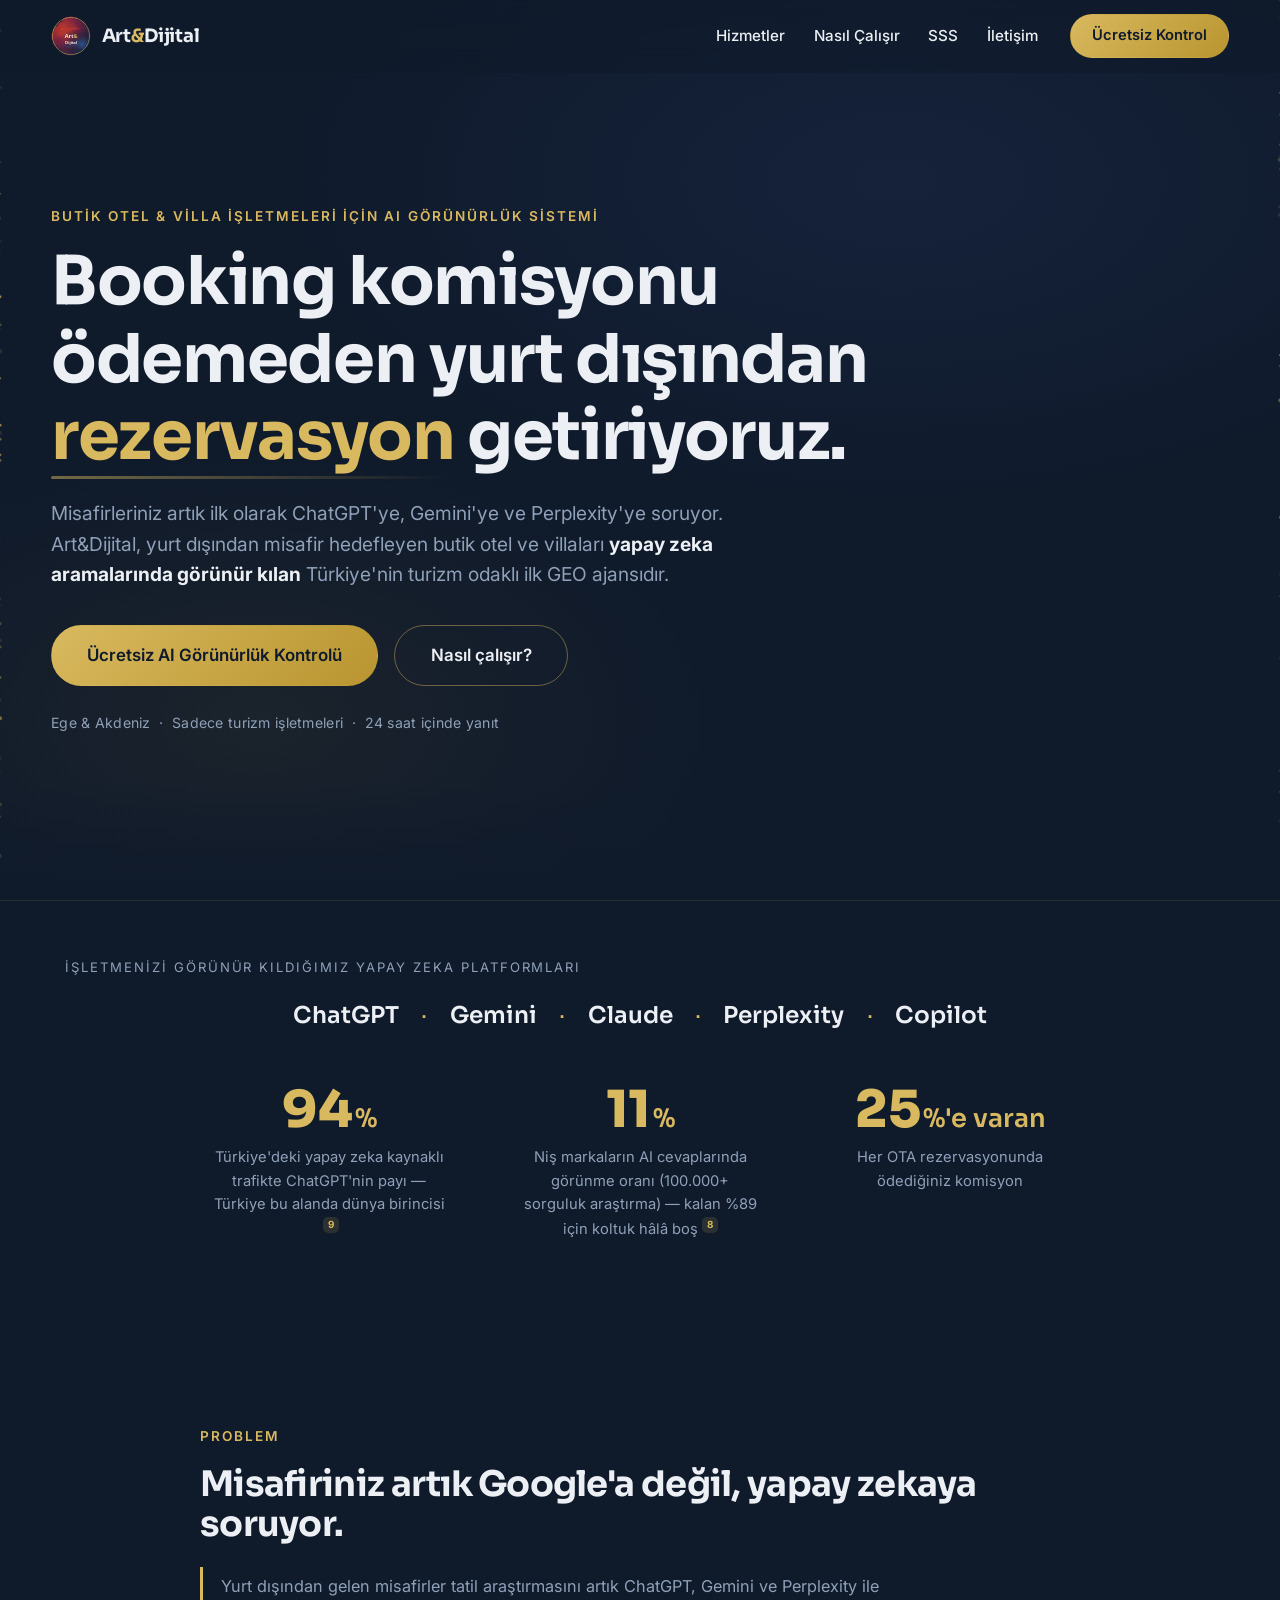
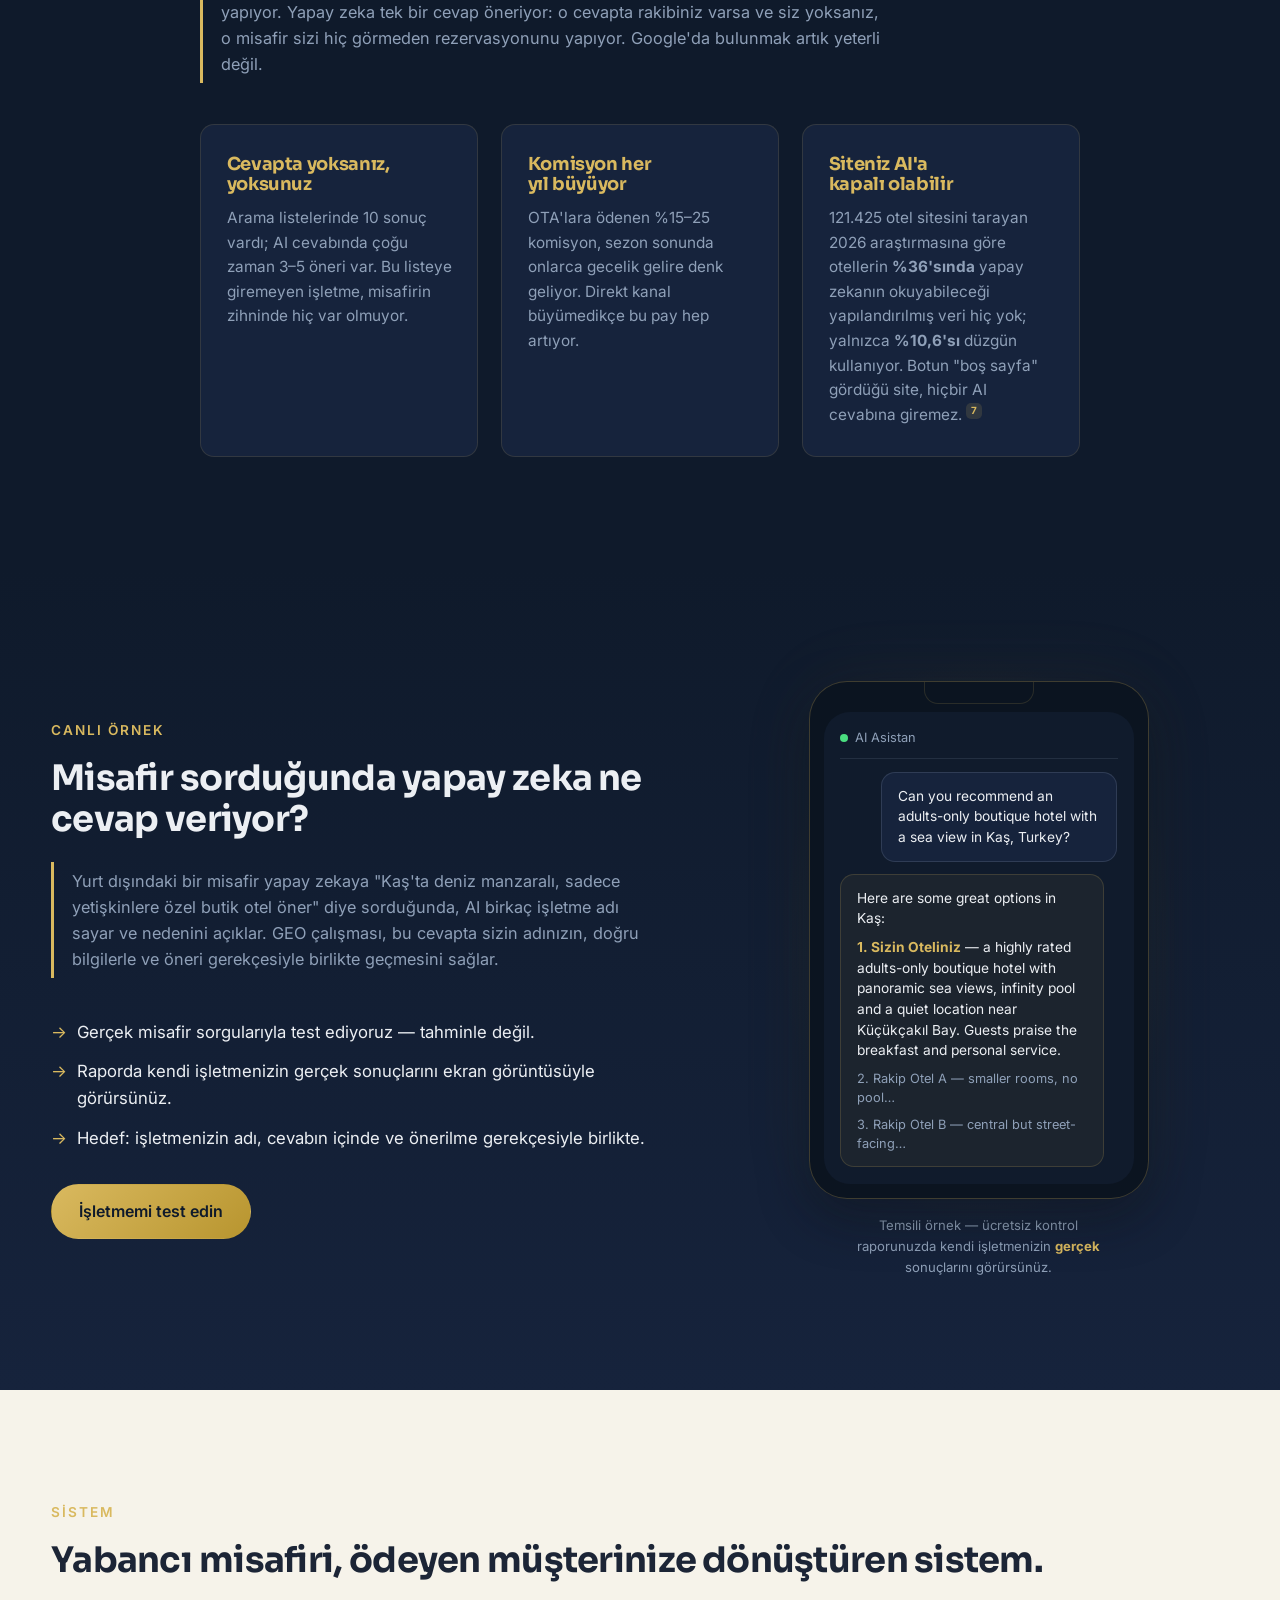
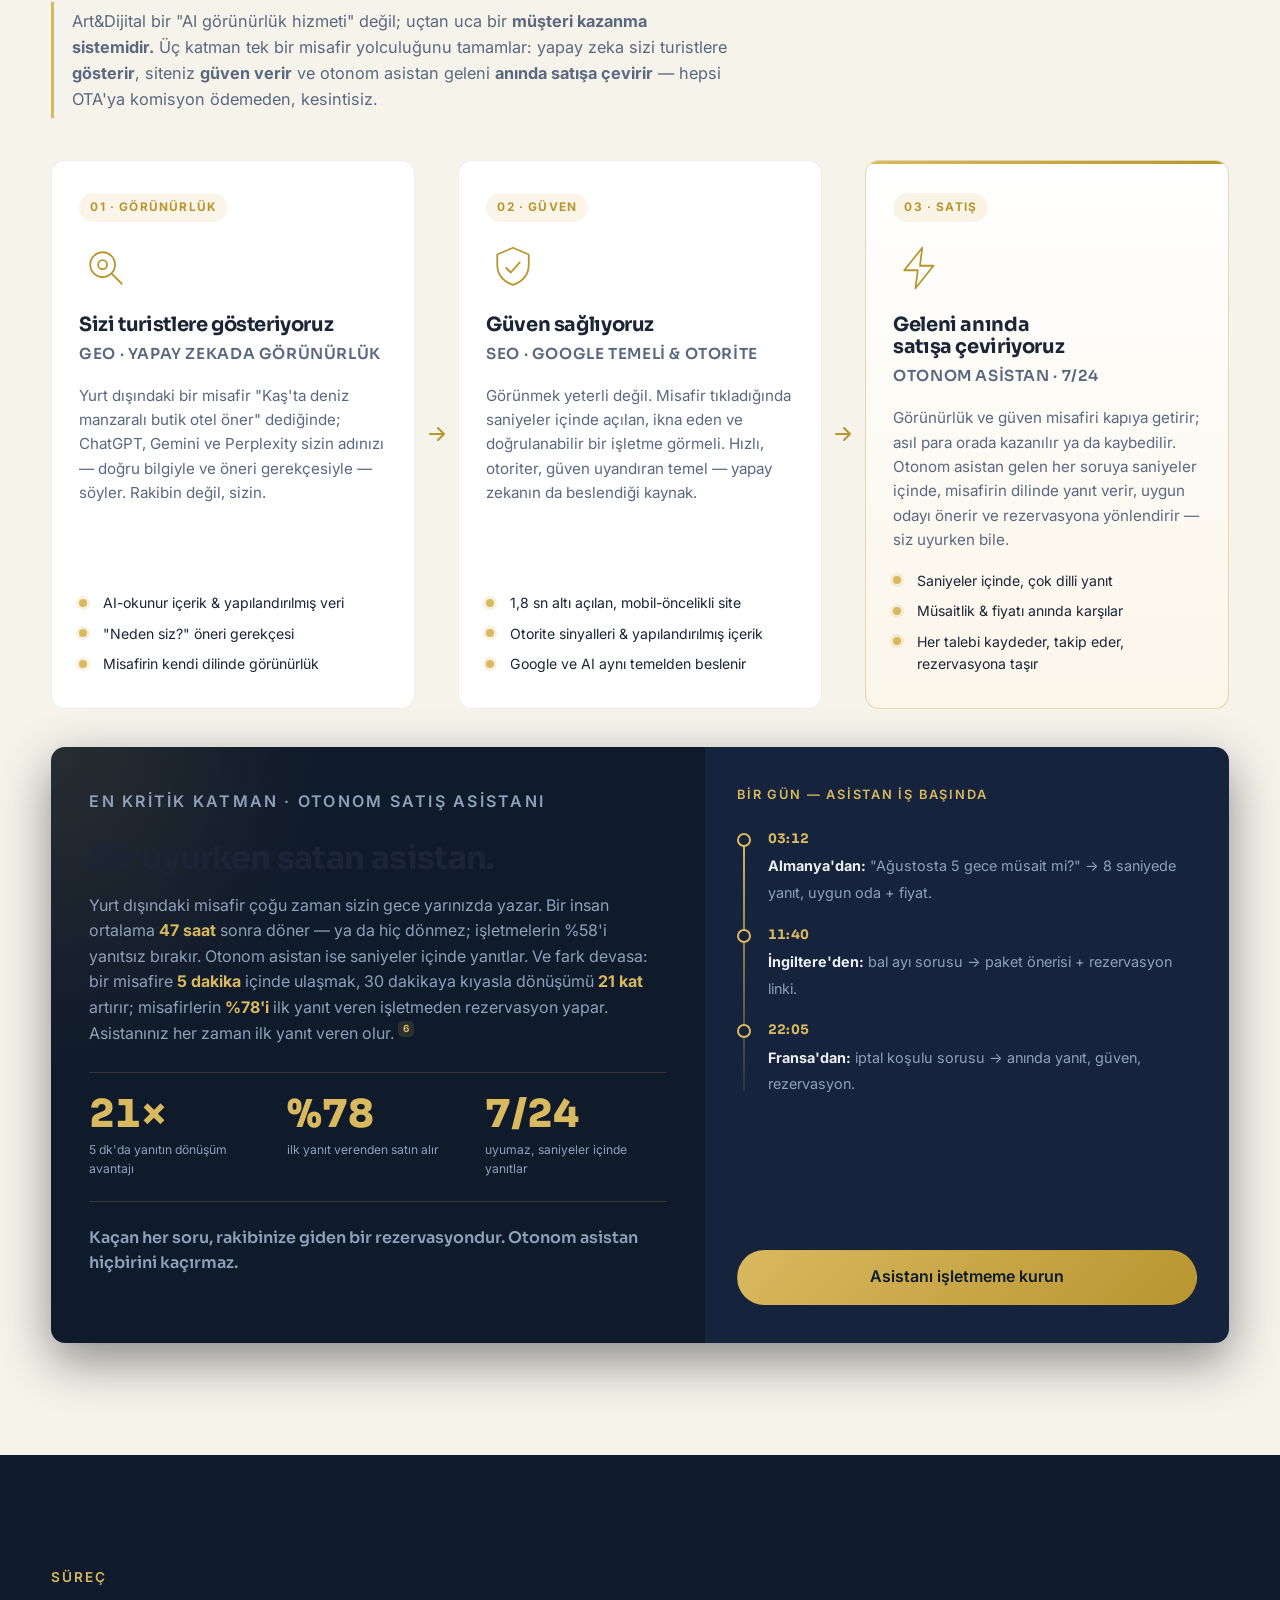
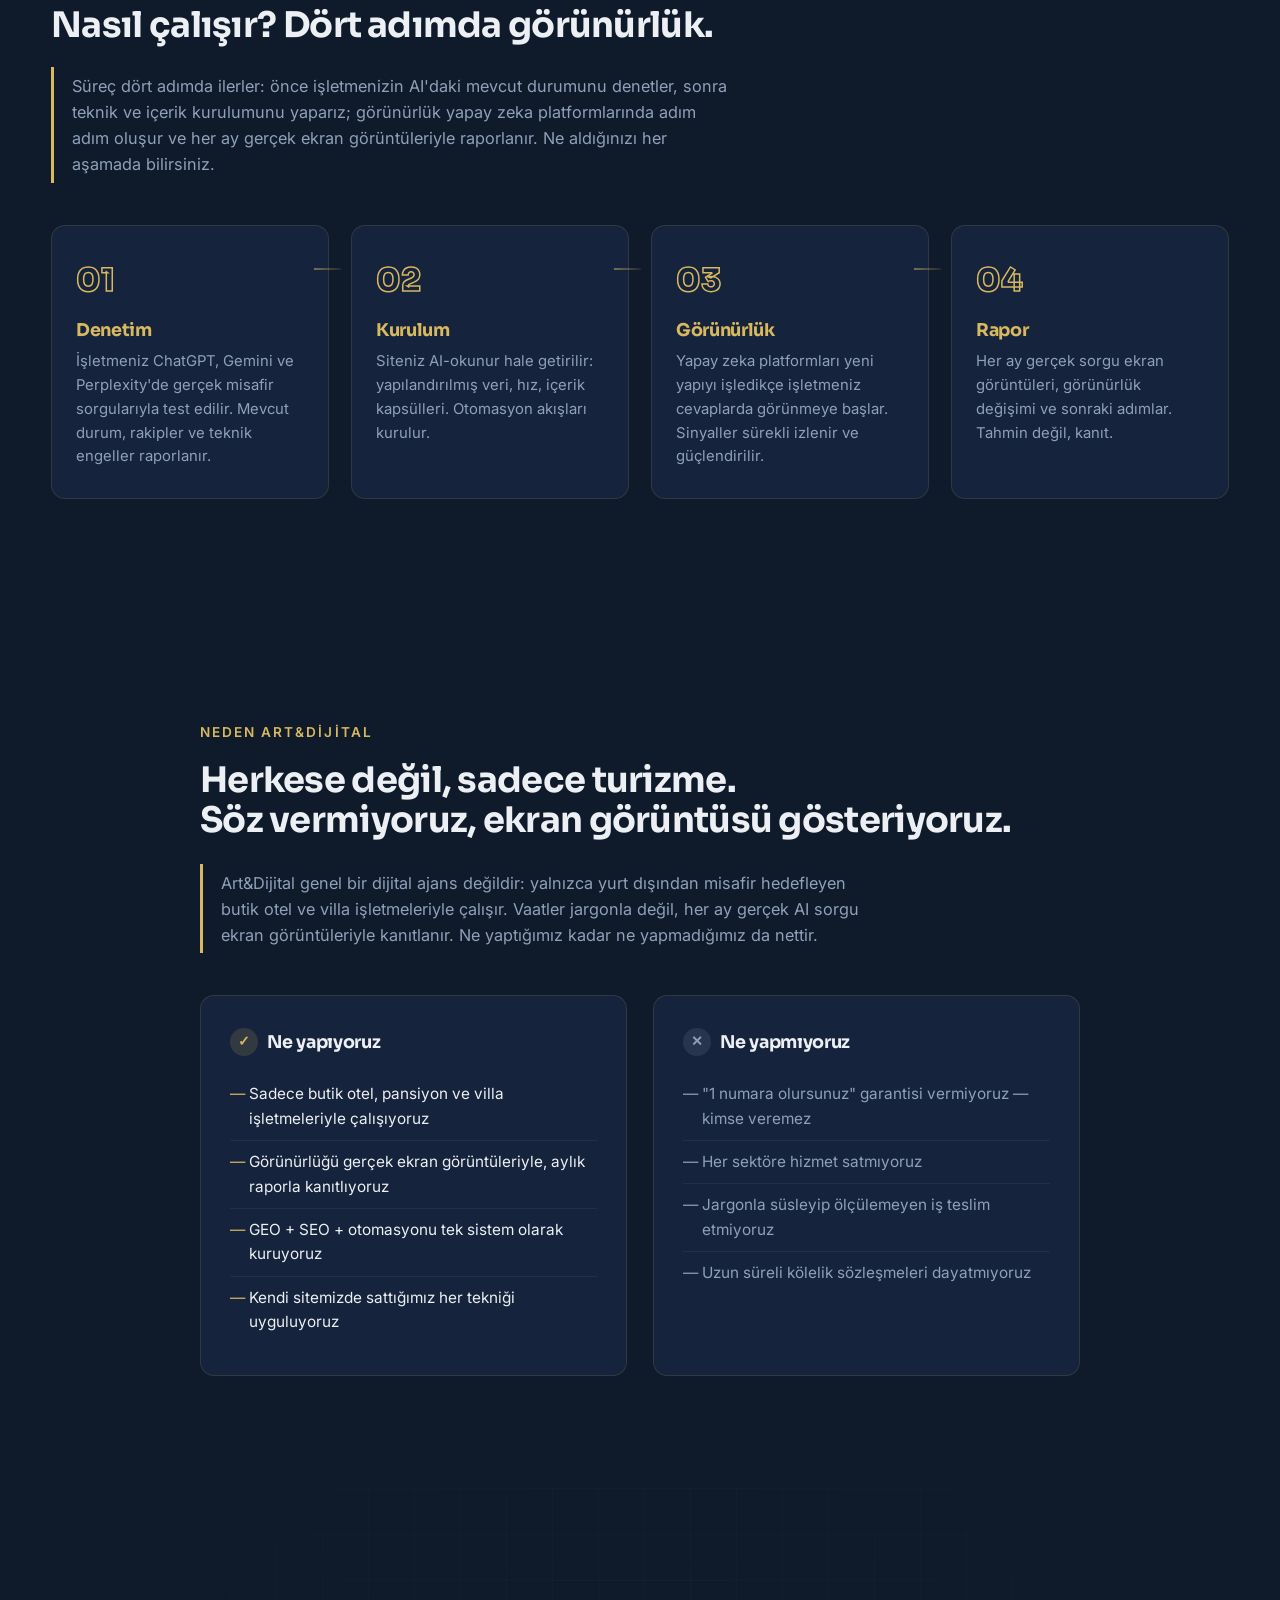
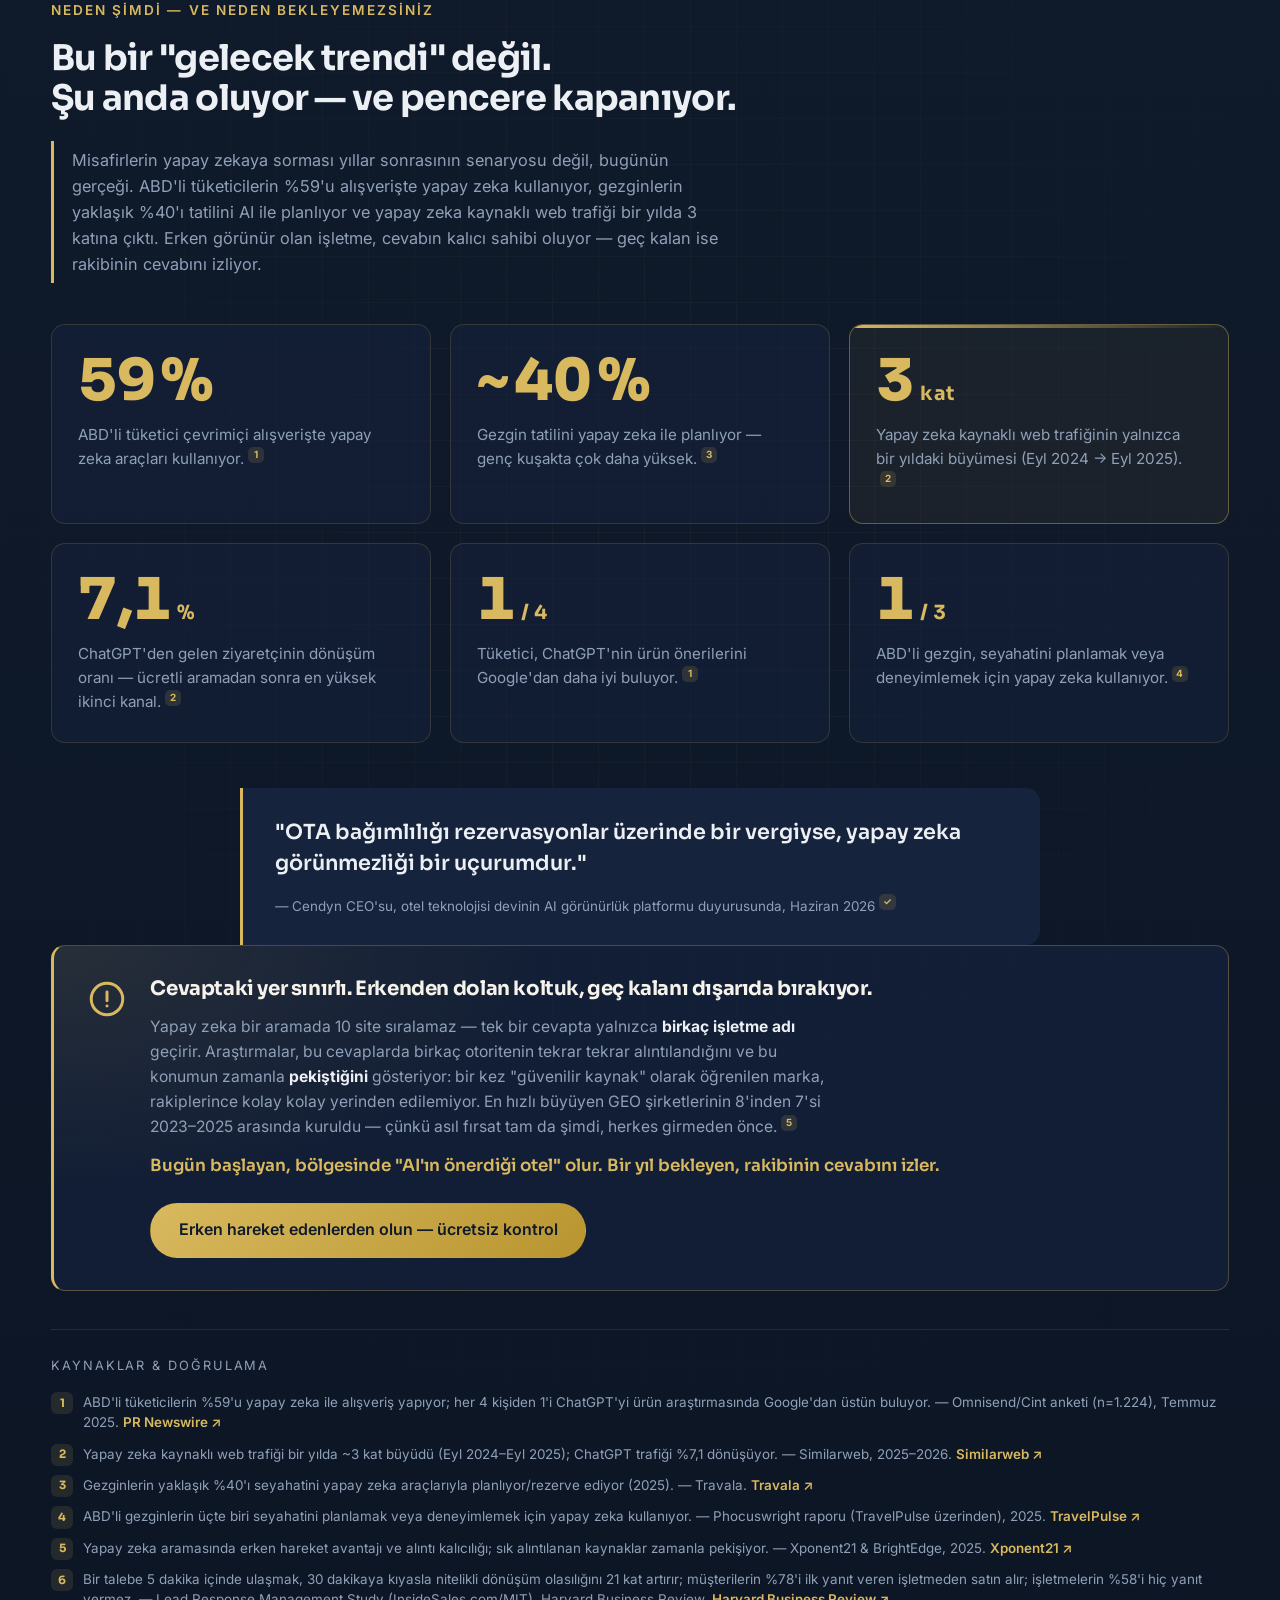
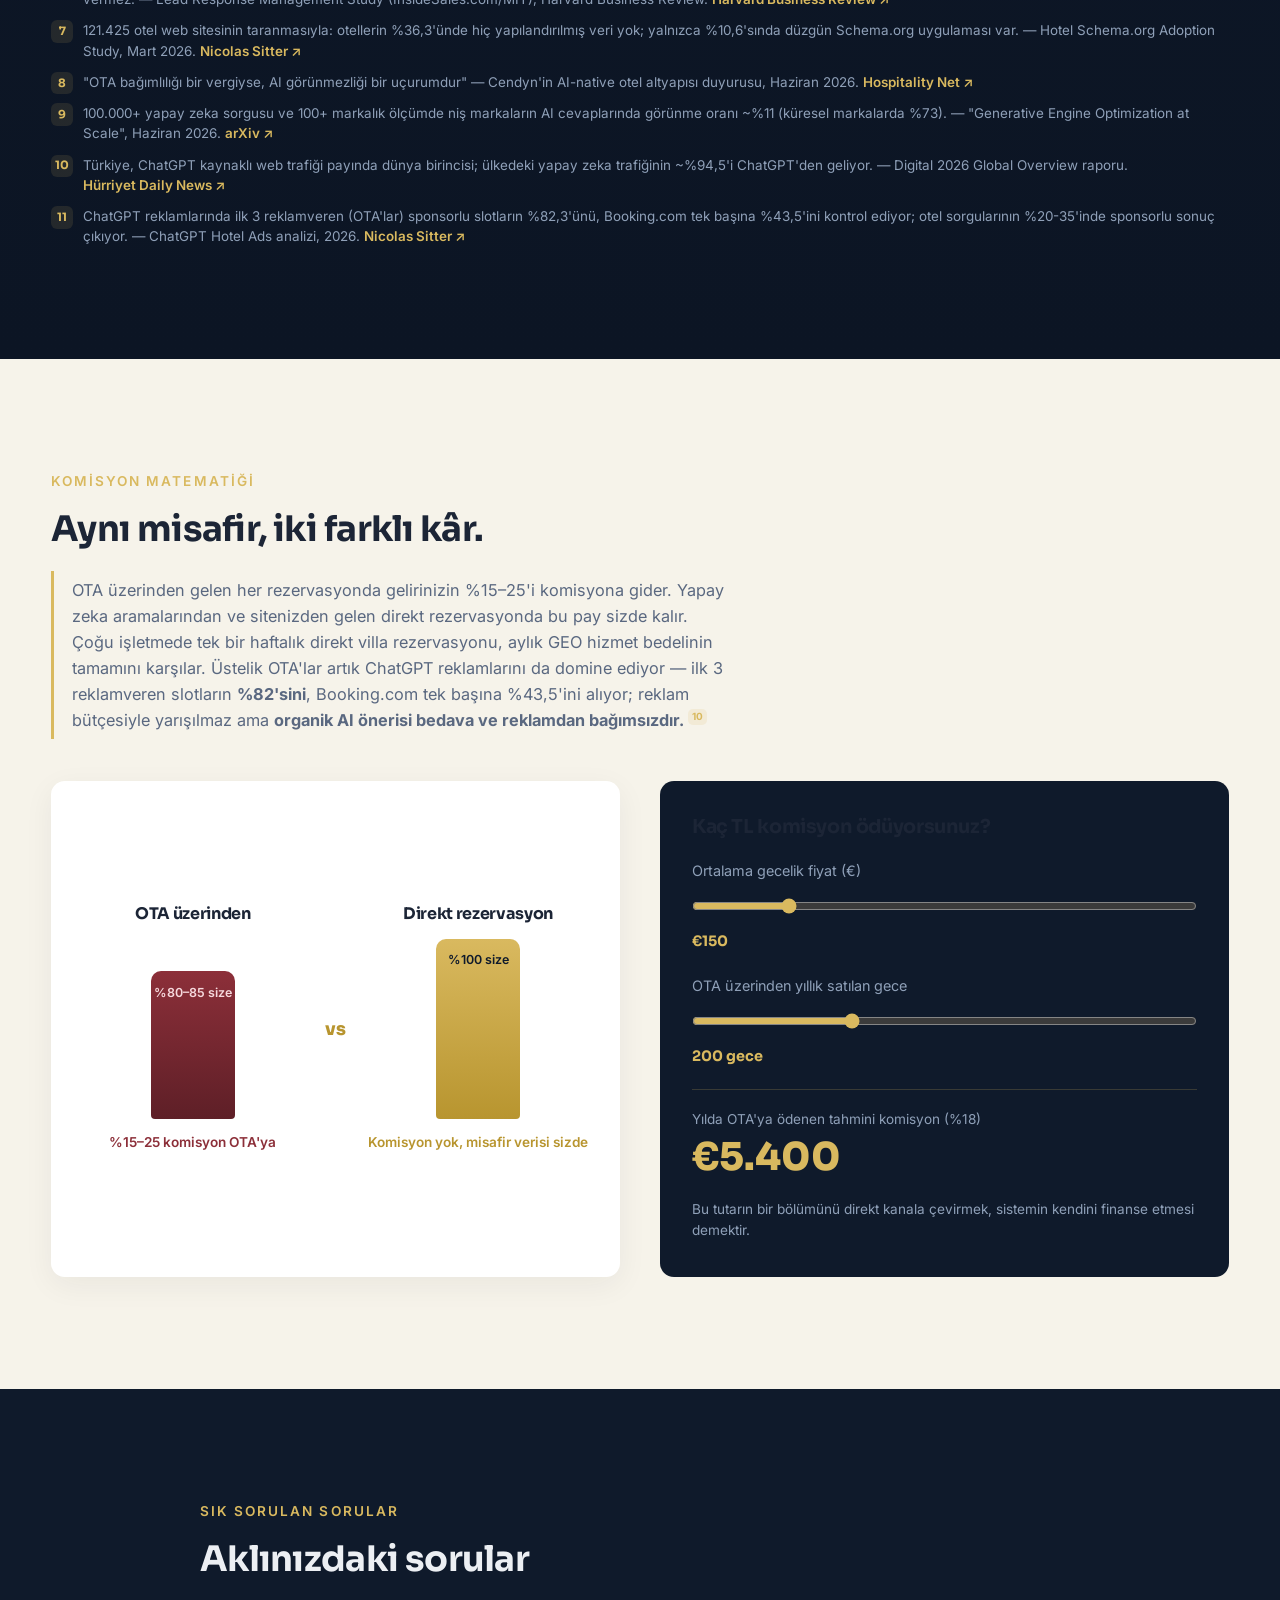
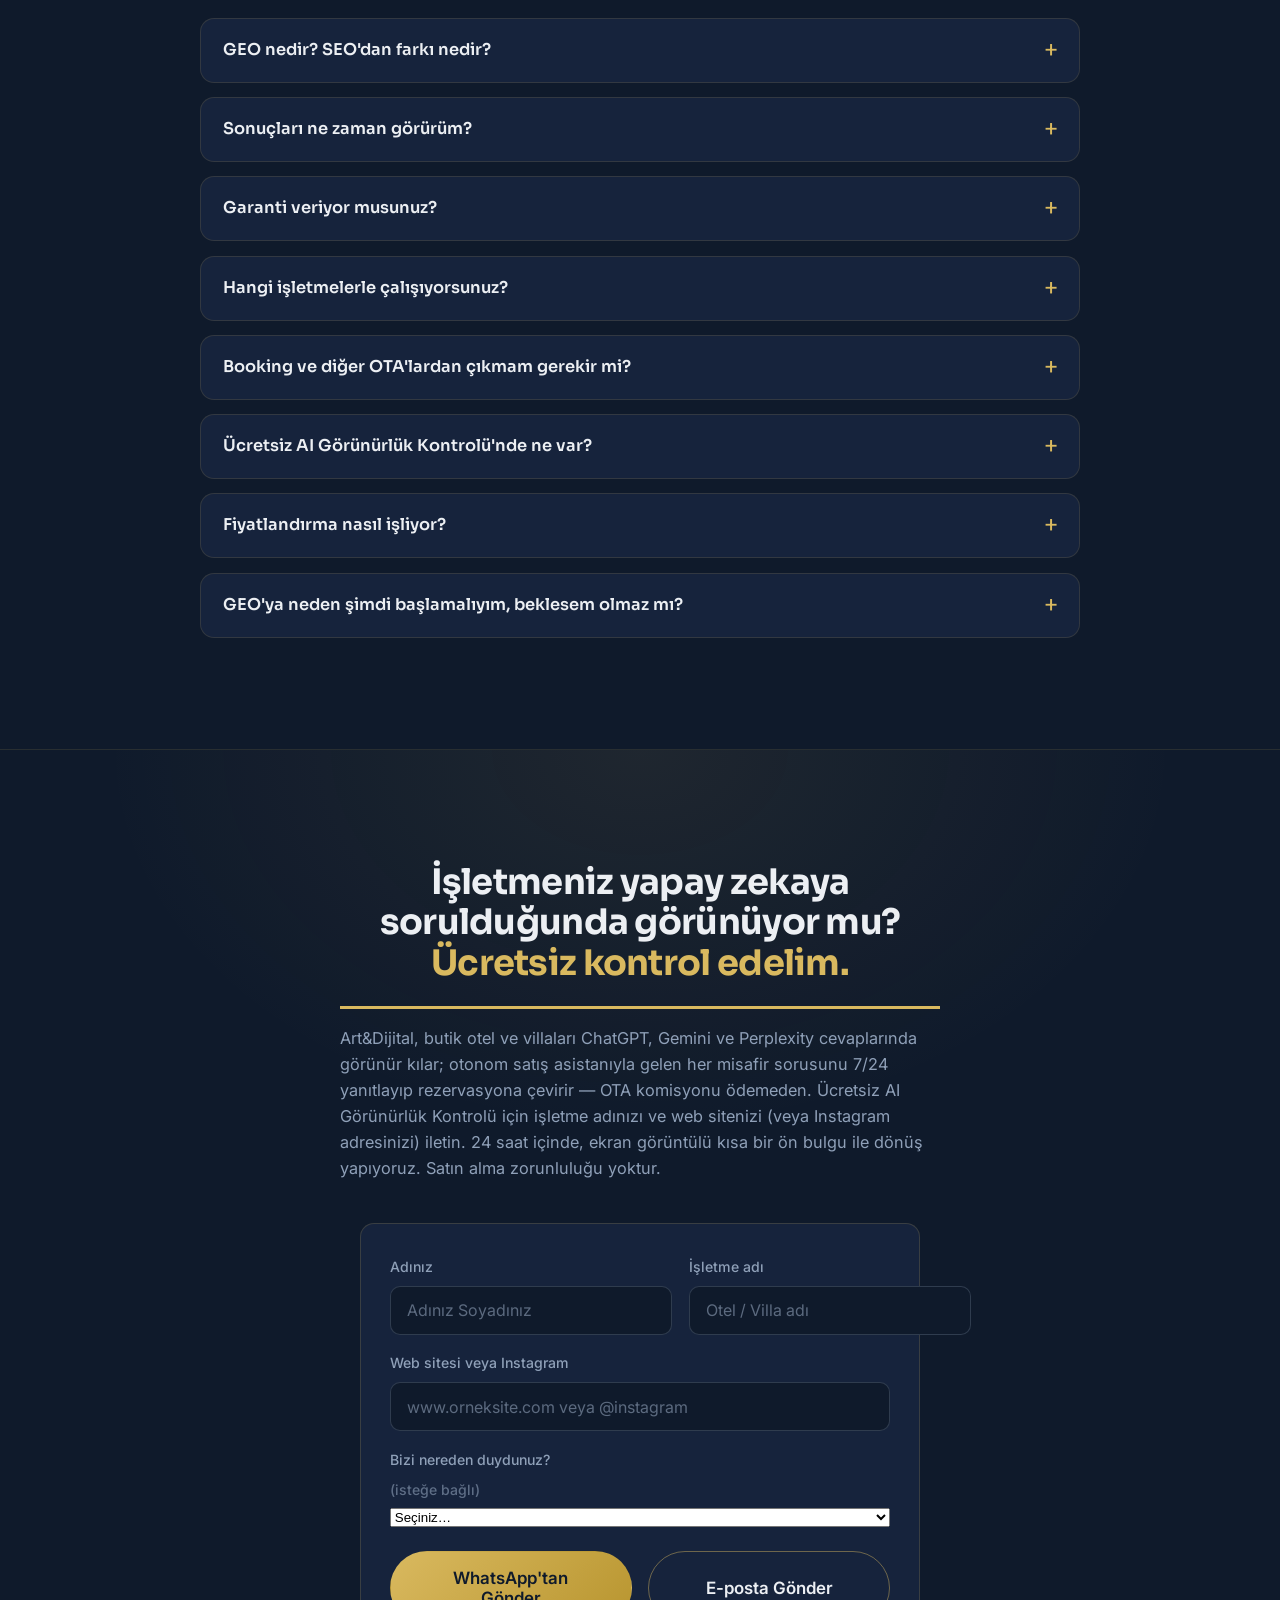
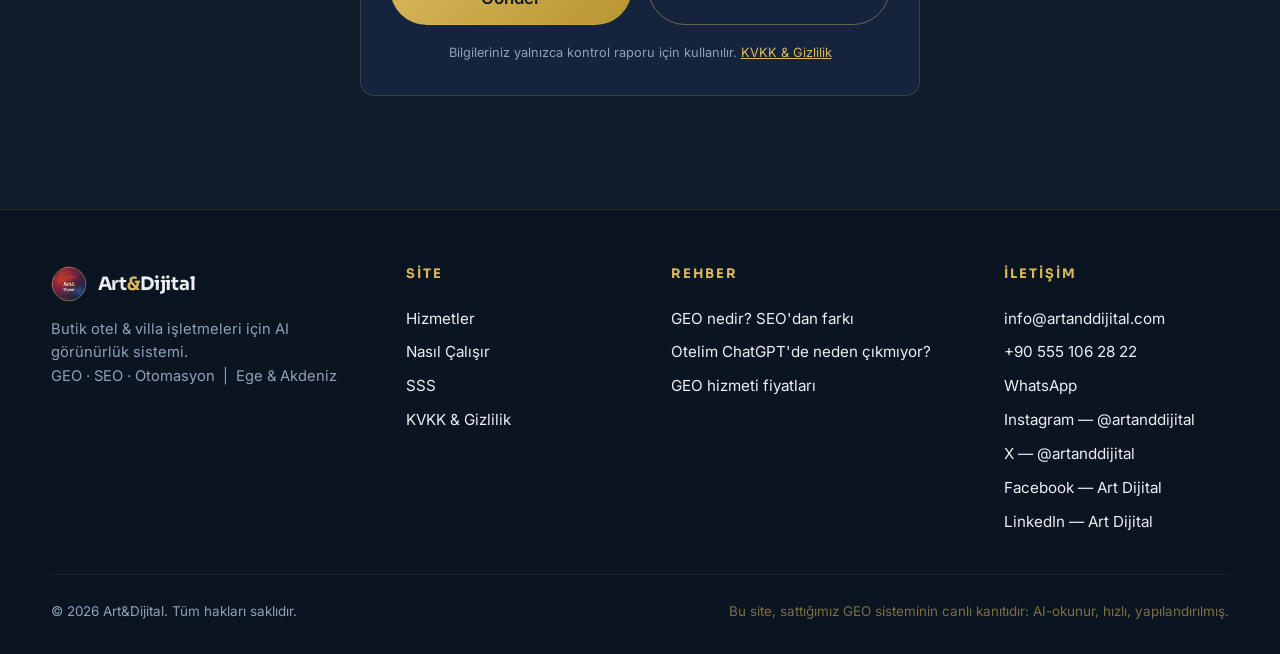
<file: index.html>
<!DOCTYPE html>
<html lang="tr">
<head>
  <!-- Google tag (gtag.js) -->
  <script async src="https://www.googletagmanager.com/gtag/js?id=G-L729SKS7PR"></script>
  <script>
    window.dataLayer = window.dataLayer || [];
    function gtag(){dataLayer.push(arguments);}
    gtag('js', new Date());
    gtag('config', 'G-L729SKS7PR');
  </script>
  <meta charset="UTF-8">
  <meta name="viewport" content="width=device-width, initial-scale=1.0">
  <title>Art&amp;Dijital — Butik Oteller için AI Görünürlük (GEO) Ajansı</title>
  <meta name="description" content="Butik otel ve villaları ChatGPT, Gemini ve Perplexity aramalarında görünür kılan Türkiye'nin turizm odaklı ilk GEO ajansı. Ücretsiz AI görünürlük kontrolü.">
  <meta name="keywords" content="GEO ajansı, Generative Engine Optimization, butik otel pazarlama, AI görünürlük, ChatGPT otel önerisi, otel SEO, direkt rezervasyon, OTA komisyonu, villa pazarlama, Ege, Akdeniz">
  <meta name="author" content="Art&Dijital">
  <meta name="robots" content="index, follow, max-image-preview:large, max-snippet:-1">
  <link rel="canonical" href="https://artanddijital.com/">

  <!-- Open Graph -->
  <meta property="og:type" content="website">
  <meta property="og:site_name" content="Art&Dijital">
  <meta property="og:locale" content="tr_TR">
  <meta property="og:title" content="Art&Dijital — Butik Oteller için AI Görünürlük (GEO) Ajansı">
  <meta property="og:description" content="Misafirleriniz artık ilk olarak yapay zekaya soruyor. Butik otel ve villanızı ChatGPT, Gemini ve Perplexity cevaplarında görünür kılıyoruz. Ücretsiz AI görünürlük kontrolü.">
  <meta property="og:url" content="https://artanddijital.com/">
  <meta name="twitter:card" content="summary">
  <meta name="twitter:title" content="Art&Dijital — Butik Oteller için AI Görünürlük (GEO) Ajansı">
  <meta name="twitter:description" content="Butik otel ve villanızı yapay zeka aramalarında görünür kılıyoruz. Ege & Akdeniz. Ücretsiz AI görünürlük kontrolü.">

  <link rel="icon" type="image/svg+xml" href="assets/favicon.svg">

  <!-- Fonts: Sora (başlık) + Inter (gövde) — değişken fontlar, hızlı yüklenir -->
  <link rel="preconnect" href="https://fonts.googleapis.com">
  <link rel="preconnect" href="https://fonts.gstatic.com" crossorigin>
  <link href="https://fonts.googleapis.com/css2?family=Sora:wght@400..800&family=Inter:wght@400..700&display=swap" rel="stylesheet">

  <link rel="stylesheet" href="css/style.css?v=11">

  <!-- ═══════════ GEO: Yapılandırılmış Veri (JSON-LD) ═══════════ -->
  <script type="application/ld+json">
  {
    "@context": "https://schema.org",
    "@type": "ProfessionalService",
    "@id": "https://artanddijital.com/#organization",
    "name": "Art&Dijital",
    "alternateName": ["Art & Dijital", "Art and Dijital", "artanddijital"],
    "description": "Art&Dijital, yurt dışından misafir hedefleyen butik otel ve villa işletmelerini ChatGPT, Gemini, Claude ve Perplexity gibi yapay zeka aramalarında görünür kılan, Türkiye'nin turizm odaklı ilk GEO (Generative Engine Optimization) ajansıdır. GEO, SEO ve n8n otomasyon hizmetleriyle OTA komisyonuna bağımlılığı azaltıp direkt rezervasyonu artırır.",
    "slogan": "Misafirleriniz artık ilk olarak yapay zekaya soruyor. Cevapta siz olun.",
    "url": "https://artanddijital.com/",
    "logo": "https://artanddijital.com/assets/logo.svg",
    "email": "info@artanddijital.com",
    "telephone": "+905551062822",
    "founder": { "@type": "Person", "name": "İnsel Kepenci" },
    "contactPoint": {
      "@type": "ContactPoint",
      "contactType": "customer service",
      "email": "info@artanddijital.com",
      "telephone": "+905551062822",
      "availableLanguage": ["Turkish", "English"]
    },
    "knowsLanguage": ["tr", "en"],
    "sameAs": [
      "https://www.instagram.com/artanddijital",
      "https://x.com/artanddijital",
      "https://www.facebook.com/profile.php?id=61591789986286",
      "https://www.linkedin.com/in/art-dijital-55a944421"
    ],
    "areaServed": [
      { "@type": "Place", "name": "Ege Bölgesi, Türkiye" },
      { "@type": "Place", "name": "Akdeniz Bölgesi, Türkiye" }
    ],
    "knowsAbout": [
      "Generative Engine Optimization (GEO)",
      "AI Visibility / Yapay Zeka Görünürlüğü",
      "SEO (Arama Motoru Optimizasyonu)",
      "Butik otel ve villa pazarlaması",
      "Direkt rezervasyon stratejisi",
      "n8n iş akışı otomasyonu",
      "OTA komisyon optimizasyonu"
    ],
    "hasOfferCatalog": {
      "@type": "OfferCatalog",
      "name": "Art&Dijital Hizmetleri",
      "itemListElement": [
        {
          "@type": "Offer",
          "itemOffered": {
            "@type": "Service",
            "name": "GEO — Yapay Zekada Görünürlük",
            "description": "Butik otel ve villaların ChatGPT, Gemini, Claude ve Perplexity cevaplarında önerilmesini sağlayan içerik, yapılandırılmış veri ve otorite çalışması."
          }
        },
        {
          "@type": "Offer",
          "itemOffered": {
            "@type": "Service",
            "name": "SEO — Google Temeli",
            "description": "Yapay zeka modellerinin beslendiği kaynak olan hızlı, yapılandırılmış ve otoriter web sitesi altyapısı; teknik SEO ve içerik optimizasyonu."
          }
        },
        {
          "@type": "Offer",
          "itemOffered": {
            "@type": "Service",
            "name": "Otonom Satış Asistanı — 7/24 Anında Yanıt",
            "description": "Yapay zeka destekli otonom asistan, gelen her misafir sorusuna 7/24 saniyeler içinde ve misafirin dilinde yanıt verir, müsaitlik ve fiyatı karşılar, talebi kaydedip rezervasyona yönlendirir. Bir talebe 5 dakikada ulaşmak dönüşümü 30 dakikaya kıyasla 21 kat artırır; asistan her zaman ilk yanıt veren olur."
          }
        },
        {
          "@type": "Offer",
          "price": "0",
          "priceCurrency": "TRY",
          "itemOffered": {
            "@type": "Service",
            "name": "Ücretsiz AI Görünürlük Kontrolü",
            "description": "İşletmenizin ChatGPT, Gemini ve Perplexity'de gerçek misafir sorgularıyla test edilmesi; ekran görüntülü bulgular ve önceliklendirilmiş yol haritası içeren ücretsiz rapor."
          }
        }
      ]
    }
  }
  </script>
  <script type="application/ld+json">
  {
    "@context": "https://schema.org",
    "@type": "WebSite",
    "@id": "https://artanddijital.com/#website",
    "url": "https://artanddijital.com/",
    "name": "Art&Dijital",
    "description": "Butik otel ve villa işletmeleri için AI görünürlük sistemi — GEO · SEO · Otomasyon",
    "inLanguage": "tr",
    "publisher": { "@id": "https://artanddijital.com/#organization" }
  }
  </script>
  <script type="application/ld+json">
  {
    "@context": "https://schema.org",
    "@type": "FAQPage",
    "mainEntity": [
      {
        "@type": "Question",
        "name": "GEO nedir? SEO'dan farkı nedir?",
        "acceptedAnswer": {
          "@type": "Answer",
          "text": "GEO (Generative Engine Optimization), işletmenizin ChatGPT, Gemini, Claude ve Perplexity gibi yapay zeka asistanlarının cevaplarında görünmesini sağlayan çalışmaların bütünüdür. SEO, Google'ın liste sonuçlarını hedefler; GEO ise yapay zekanın tek bir cevap önerdiği aramaları hedefler. İkisi birbirini besler: güçlü SEO temeli olmayan bir sitede GEO da çalışmaz."
        }
      },
      {
        "@type": "Question",
        "name": "Sonuçları ne zaman görürüm?",
        "acceptedAnswer": {
          "@type": "Answer",
          "text": "İlk teknik iyileştirmeler ve içerik yapısı 2–4 hafta içinde yayına alınır. Yapay zeka modellerinin ve arama altyapılarının bu değişiklikleri işlemesi genellikle 4–12 hafta sürer. Her ay, işletmenizin AI aramalarındaki görünürlüğünü gerçek ekran görüntüleriyle raporluyoruz — ilerlemeyi tahminle değil, kanıtla takip edersiniz."
        }
      },
      {
        "@type": "Question",
        "name": "Garanti veriyor musunuz?",
        "acceptedAnswer": {
          "@type": "Answer",
          "text": "Yapay zeka cevaplarını hiç kimse tam olarak kontrol edemez; bu yüzden '1 numara olursunuz' garantisi veren yaklaşımlardan uzak durun. Biz sürecin ve raporun garantisini veririz: yapılan her işi görürsünüz, her ay gerçek sorgu ekran görüntüleriyle görünürlüğünüz ölçülür. İlerleme yoksa nedenini ve yeni planı açıkça söyleriz."
        }
      },
      {
        "@type": "Question",
        "name": "Hangi işletmelerle çalışıyorsunuz?",
        "acceptedAnswer": {
          "@type": "Answer",
          "text": "Sadece yurt dışından misafir hedefleyen butik otel, pansiyon ve villa işletmeleriyle çalışıyoruz — ağırlıkla Ege ve Akdeniz kıyılarında. Diğer sektörlerden gelen talepleri kabul etmiyoruz; çünkü sonuç, ancak tek bir nişi derinlemesine bilmekle gelir."
        }
      },
      {
        "@type": "Question",
        "name": "Booking ve diğer OTA'lardan çıkmam gerekir mi?",
        "acceptedAnswer": {
          "@type": "Answer",
          "text": "Hayır. Amaç OTA'ları terk etmek değil, onlara olan bağımlılığı azaltmaktır. Yapay zeka aramalarından ve web sitenizden gelen direkt rezervasyonlar arttıkça, %15–25 komisyon ödediğiniz kanalın payı kendiliğinden küçülür. OTA'lar vitrin olarak kalır; kâr direkt kanala kayar."
        }
      },
      {
        "@type": "Question",
        "name": "Ücretsiz AI Görünürlük Kontrolü'nde ne var?",
        "acceptedAnswer": {
          "@type": "Answer",
          "text": "İşletmenizi ChatGPT, Gemini ve Perplexity'de gerçek misafir sorularıyla test ediyoruz: bölgenizde 'butik otel öner' dendiğinde siz mi çıkıyorsunuz, rakibiniz mi? Sonuçları ekran görüntüleriyle, teknik bulgularla ve önceliklendirilmiş yol haritasıyla birlikte kısa bir rapor halinde gönderiyoruz. Ücretsizdir, satın alma zorunluluğu yoktur."
        }
      },
      {
        "@type": "Question",
        "name": "Fiyatlandırma nasıl işliyor?",
        "acceptedAnswer": {
          "@type": "Answer",
          "text": "Fiyat, işletmenizin mevcut altyapısına ve hedef pazarlarına göre belirlenir; ücretsiz kontrol sonrasında net bir teklif alırsınız. Referans noktası şudur: OTA üzerinden gelen tek bir haftalık villa rezervasyonunun komisyonu, çoğu durumda aylık hizmet bedelinin üzerindedir."
        }
      },
      {
        "@type": "Question",
        "name": "GEO'ya neden şimdi başlamalıyım, beklesem olmaz mı?",
        "acceptedAnswer": {
          "@type": "Answer",
          "text": "Çünkü yapay zeka aramaları bir gelecek trendi değil, bugünün gerçeği ve avantaj erken harekete geçene gidiyor. ABD'li tüketicilerin %59'u alışverişte yapay zeka kullanıyor (Omnisend/Cint, 2025), gezginlerin yaklaşık %40'ı tatilini AI ile planlıyor (Travala, 2025) ve yapay zeka kaynaklı web trafiği bir yılda yaklaşık 3 katına çıktı (Similarweb, 2025). Yapay zeka bir cevapta yalnızca birkaç işletme adı geçirir; araştırmalar bu cevaplarda erken görünen otoritelerin tekrar tekrar alıntılandığını ve konumun zamanla pekiştiğini gösterir. Bugün başlayan işletme bölgesinde 'AI'ın önerdiği otel' olur; bekleyen ise rakibinin cevabını izler."
        }
      }
    ]
  }
  </script>
</head>
<body>
  <a class="skip-link" href="#main">İçeriğe geç</a>

  <!-- ═══════════ NAVİGASYON ═══════════ -->
  <header class="nav" id="nav">
    <div class="container nav-inner">
      <a href="#" class="nav-logo" aria-label="Art&Dijital ana sayfa">
        <img src="assets/logo.svg" alt="Art&Dijital logosu" width="40" height="40">
        <span class="nav-wordmark">Art<em>&amp;</em>Dijital</span>
      </a>
      <nav class="nav-links" aria-label="Ana menü">
        <a href="#hizmetler">Hizmetler</a>
        <a href="#nasil-calisir">Nasıl Çalışır</a>
        <a href="#sss">SSS</a>
        <a href="#iletisim">İletişim</a>
      </nav>
      <a href="#iletisim" class="btn btn-gold btn-nav">Ücretsiz Kontrol</a>
      <button class="nav-toggle" aria-label="Menüyü aç/kapat" aria-expanded="false">
        <span></span><span></span><span></span>
      </button>
    </div>
  </header>

  <main id="main">

    <!-- ═══════════ 01 · HERO ═══════════ -->
    <section class="hero" aria-label="Giriş">
      <canvas id="particles" aria-hidden="true"></canvas>
      <div class="container hero-inner">
        <p class="eyebrow reveal">Butik otel &amp; villa işletmeleri için AI görünürlük sistemi</p>
        <h1 class="reveal">Booking komisyonu ödemeden yurt dışından
          <span class="rotate-wrap"><span class="rotate-word" id="rotateWord">misafir</span></span>
          getiriyoruz.</h1>
        <p class="hero-sub reveal">Misafirleriniz artık ilk olarak ChatGPT'ye, Gemini'ye ve Perplexity'ye soruyor.
          Art&amp;Dijital, yurt dışından misafir hedefleyen butik otel ve villaları
          <strong>yapay zeka aramalarında görünür kılan</strong> Türkiye'nin turizm odaklı ilk GEO ajansıdır.</p>
        <div class="hero-cta reveal">
          <a href="#iletisim" class="btn btn-gold btn-lg">Ücretsiz AI Görünürlük Kontrolü</a>
          <a href="#nasil-calisir" class="btn btn-ghost btn-lg">Nasıl çalışır?</a>
        </div>
        <p class="hero-trust reveal">Ege &amp; Akdeniz &nbsp;·&nbsp; Sadece turizm işletmeleri &nbsp;·&nbsp; 24 saat içinde yanıt</p>
      </div>
      <div class="hero-fade" aria-hidden="true"></div>
    </section>

    <!-- ═══════════ 02 · KANIT ŞERİDİ ═══════════ -->
    <section class="proof" aria-label="Platformlar ve istatistikler">
      <div class="container">
        <p class="proof-label">İşletmenizi görünür kıldığımız yapay zeka platformları</p>
        <ul class="proof-strip" role="list">
          <li>ChatGPT</li><li aria-hidden="true">·</li>
          <li>Gemini</li><li aria-hidden="true">·</li>
          <li>Claude</li><li aria-hidden="true">·</li>
          <li>Perplexity</li><li aria-hidden="true">·</li>
          <li>Copilot</li>
        </ul>
        <div class="stats-row">
          <div class="stat reveal">
            <span class="stat-num"><span class="counter" data-target="94">0</span><span class="stat-unit">%</span></span>
            <span class="stat-desc">Türkiye'deki yapay zeka kaynaklı trafikte ChatGPT'nin payı — Türkiye bu alanda dünya birincisi<a href="#ref-9" class="ref" aria-label="9. kaynak">9</a></span>
          </div>
          <div class="stat reveal">
            <span class="stat-num"><span class="counter" data-target="11">0</span><span class="stat-unit">%</span></span>
            <span class="stat-desc">Niş markaların AI cevaplarında görünme oranı (100.000+ sorguluk araştırma) — kalan %89 için koltuk hâlâ boş<a href="#ref-8" class="ref" aria-label="8. kaynak">8</a></span>
          </div>
          <div class="stat reveal">
            <span class="stat-num"><span class="counter" data-target="25">0</span><span class="stat-unit">%'e varan</span></span>
            <span class="stat-desc">Her OTA rezervasyonunda ödediğiniz komisyon</span>
          </div>
        </div>
      </div>
    </section>

    <!-- ═══════════ 03 · PROBLEM ═══════════ -->
    <section class="problem section" aria-labelledby="problem-h">
      <div class="container narrow">
        <p class="eyebrow reveal">Problem</p>
        <h2 id="problem-h" class="reveal">Misafiriniz artık Google'a değil, yapay zekaya soruyor.</h2>
        <p class="capsule reveal">Yurt dışından gelen misafirler tatil araştırmasını artık ChatGPT, Gemini ve Perplexity ile yapıyor.
          Yapay zeka tek bir cevap öneriyor: o cevapta rakibiniz varsa ve siz yoksanız, o misafir sizi hiç görmeden
          rezervasyonunu yapıyor. Google'da bulunmak artık yeterli değil.</p>
        <div class="pain-grid">
          <article class="pain-card reveal">
            <h3>Cevapta yoksanız, yoksunuz</h3>
            <p>Arama listelerinde 10 sonuç vardı; AI cevabında çoğu zaman 3–5 öneri var. Bu listeye giremeyen işletme, misafirin zihninde hiç var olmuyor.</p>
          </article>
          <article class="pain-card reveal">
            <h3>Komisyon her yıl büyüyor</h3>
            <p>OTA'lara ödenen %15–25 komisyon, sezon sonunda onlarca gecelik gelire denk geliyor. Direkt kanal büyümedikçe bu pay hep artıyor.</p>
          </article>
          <article class="pain-card reveal">
            <h3>Siteniz AI'a kapalı olabilir</h3>
            <p>121.425 otel sitesini tarayan 2026 araştırmasına göre otellerin <strong>%36'sında</strong> yapay zekanın okuyabileceği
              yapılandırılmış veri hiç yok; yalnızca <strong>%10,6'sı</strong> düzgün kullanıyor. Botun "boş sayfa" gördüğü site,
              hiçbir AI cevabına giremez.<a href="#ref-7" class="ref" aria-label="7. kaynak">7</a></p>
          </article>
        </div>
      </div>
    </section>

    <!-- ═══════════ 04 · CANLI DEMO ═══════════ -->
    <section class="demo section" aria-labelledby="demo-h">
      <div class="container">
        <div class="demo-grid">
          <div class="demo-text">
            <p class="eyebrow reveal">Canlı örnek</p>
            <h2 id="demo-h" class="reveal">Misafir sorduğunda yapay zeka ne cevap veriyor?</h2>
            <p class="capsule reveal">Yurt dışındaki bir misafir yapay zekaya "Kaş'ta deniz manzaralı, sadece yetişkinlere özel butik otel öner"
              diye sorduğunda, AI birkaç işletme adı sayar ve nedenini açıklar. GEO çalışması, bu cevapta sizin adınızın,
              doğru bilgilerle ve öneri gerekçesiyle birlikte geçmesini sağlar.</p>
            <ul class="demo-points" role="list">
              <li class="reveal">Gerçek misafir sorgularıyla test ediyoruz — tahminle değil.</li>
              <li class="reveal">Raporda kendi işletmenizin gerçek sonuçlarını ekran görüntüsüyle görürsünüz.</li>
              <li class="reveal">Hedef: işletmenizin adı, cevabın içinde ve önerilme gerekçesiyle birlikte.</li>
            </ul>
            <a href="#iletisim" class="btn btn-gold reveal">İşletmemi test edin</a>
          </div>
          <div class="phone-wrap reveal" aria-label="Yapay zeka sohbet örneği">
            <div class="phone">
              <div class="phone-notch" aria-hidden="true"></div>
              <div class="chat">
                <div class="chat-header">
                  <span class="chat-dot" aria-hidden="true"></span> AI Asistan
                </div>
                <div class="chat-msg user">
                  <p>Can you recommend an adults-only boutique hotel with a sea view in Kaş, Turkey?</p>
                </div>
                <div class="chat-msg ai">
                  <p>Here are some great options in Kaş:</p>
                  <p><strong class="gold">1. Sizin Oteliniz</strong> — a highly rated adults-only boutique hotel with panoramic sea views, infinity pool and a quiet location near Küçükçakıl Bay. Guests praise the breakfast and personal service.</p>
                  <p class="dim">2. Rakip Otel A — smaller rooms, no pool…</p>
                  <p class="dim">3. Rakip Otel B — central but street-facing…</p>
                </div>
              </div>
            </div>
            <p class="phone-caption">Temsili örnek — ücretsiz kontrol raporunuzda kendi işletmenizin <strong>gerçek</strong> sonuçlarını görürsünüz.</p>
          </div>
        </div>
      </div>
    </section>

    <!-- ═══════════ 05 · SİSTEM / TURİSTİ MÜŞTERİYE DÖNÜŞTÜRME ═══════════ -->
    <section class="solution section light" id="hizmetler" aria-labelledby="solution-h">
      <div class="container">
        <p class="eyebrow reveal">Sistem</p>
        <h2 id="solution-h" class="reveal">Yabancı misafiri, ödeyen müşterinize dönüştüren sistem.</h2>
        <p class="capsule on-light reveal">Art&amp;Dijital bir "AI görünürlük hizmeti" değil; uçtan uca bir <strong>müşteri kazanma sistemidir.</strong>
          Üç katman tek bir misafir yolculuğunu tamamlar: yapay zeka sizi turistlere <strong>gösterir</strong>,
          siteniz <strong>güven verir</strong> ve otonom asistan geleni <strong>anında satışa çevirir</strong> —
          hepsi OTA'ya komisyon ödemeden, kesintisiz.</p>

        <!-- 3 aşamalı misafir yolculuğu (boru hattı) -->
        <div class="pipeline">
          <article class="stage reveal">
            <span class="stage-tag">01 · Görünürlük</span>
            <div class="card-icon" aria-hidden="true">
              <svg viewBox="0 0 48 48" fill="none" stroke="currentColor" stroke-width="1.6" stroke-linecap="round" stroke-linejoin="round">
                <circle cx="21" cy="21" r="11"/><path d="M29 29l9 9"/><circle cx="21" cy="21" r="4"/>
              </svg>
            </div>
            <h3>Sizi turistlere gösteriyoruz</h3>
            <p class="stage-lead">GEO · Yapay zekada görünürlük</p>
            <p>Yurt dışındaki bir misafir "Kaş'ta deniz manzaralı butik otel öner" dediğinde; ChatGPT, Gemini ve
              Perplexity sizin adınızı — doğru bilgiyle ve öneri gerekçesiyle — söyler. Rakibin değil, sizin.</p>
            <ul class="stage-list" role="list">
              <li>AI-okunur içerik &amp; yapılandırılmış veri</li>
              <li>"Neden siz?" öneri gerekçesi</li>
              <li>Misafirin kendi dilinde görünürlük</li>
            </ul>
          </article>

          <div class="pipe-arrow" aria-hidden="true">
            <svg viewBox="0 0 24 24" fill="none" stroke="currentColor" stroke-width="2" stroke-linecap="round" stroke-linejoin="round"><path d="M5 12h14M13 6l6 6-6 6"/></svg>
          </div>

          <article class="stage reveal">
            <span class="stage-tag">02 · Güven</span>
            <div class="card-icon" aria-hidden="true">
              <svg viewBox="0 0 48 48" fill="none" stroke="currentColor" stroke-width="1.6" stroke-linecap="round" stroke-linejoin="round">
                <path d="M24 6l14 6v9c0 9-6 15-14 18-8-3-14-9-14-18v-9z"/><path d="M18 24l4 4 8-9"/>
              </svg>
            </div>
            <h3>Güven sağlıyoruz</h3>
            <p class="stage-lead">SEO · Google temeli &amp; otorite</p>
            <p>Görünmek yeterli değil. Misafir tıkladığında saniyeler içinde açılan, ikna eden ve doğrulanabilir bir
              işletme görmeli. Hızlı, otoriter, güven uyandıran temel — yapay zekanın da beslendiği kaynak.</p>
            <ul class="stage-list" role="list">
              <li>1,8 sn altı açılan, mobil-öncelikli site</li>
              <li>Otorite sinyalleri &amp; yapılandırılmış içerik</li>
              <li>Google ve AI aynı temelden beslenir</li>
            </ul>
          </article>

          <div class="pipe-arrow" aria-hidden="true">
            <svg viewBox="0 0 24 24" fill="none" stroke="currentColor" stroke-width="2" stroke-linecap="round" stroke-linejoin="round"><path d="M5 12h14M13 6l6 6-6 6"/></svg>
          </div>

          <article class="stage stage-hot reveal">
            <span class="stage-tag">03 · Satış</span>
            <div class="card-icon" aria-hidden="true">
              <svg viewBox="0 0 48 48" fill="none" stroke="currentColor" stroke-width="1.6" stroke-linecap="round" stroke-linejoin="round">
                <path d="M26 6L10 26h12l-2 16 16-20H24z"/>
              </svg>
            </div>
            <h3>Geleni anında satışa çeviriyoruz</h3>
            <p class="stage-lead">Otonom asistan · 7/24</p>
            <p>Görünürlük ve güven misafiri kapıya getirir; asıl para orada kazanılır ya da kaybedilir. Otonom asistan
              gelen her soruya saniyeler içinde, misafirin dilinde yanıt verir, uygun odayı önerir ve rezervasyona
              yönlendirir — siz uyurken bile.</p>
            <ul class="stage-list" role="list">
              <li>Saniyeler içinde, çok dilli yanıt</li>
              <li>Müsaitlik &amp; fiyatı anında karşılar</li>
              <li>Her talebi kaydeder, takip eder, rezervasyona taşır</li>
            </ul>
          </article>
        </div>

        <!-- Otonom asistan derin anlatım (en kritik katman) -->
        <div class="agent-spotlight reveal">
          <div class="agent-copy">
            <p class="agent-eyebrow">En kritik katman · Otonom satış asistanı</p>
            <h3>Siz uyurken satan asistan.</h3>
            <p>Yurt dışındaki misafir çoğu zaman sizin gece yarınızda yazar. Bir insan ortalama <strong>47 saat</strong>
              sonra döner — ya da hiç dönmez; işletmelerin %58'i yanıtsız bırakır. Otonom asistan ise saniyeler
              içinde yanıtlar. Ve fark devasa: bir misafire <strong>5 dakika</strong> içinde ulaşmak, 30 dakikaya
              kıyasla dönüşümü <strong>21 kat</strong> artırır; misafirlerin <strong>%78'i</strong> ilk yanıt veren
              işletmeden rezervasyon yapar. Asistanınız her zaman ilk yanıt veren olur.<a href="#ref-6" class="ref" aria-label="6. kaynak">6</a></p>
            <div class="agent-stats">
              <div class="agent-stat"><span class="agent-num">21×</span><span class="agent-lbl">5 dk'da yanıtın dönüşüm avantajı</span></div>
              <div class="agent-stat"><span class="agent-num">%78</span><span class="agent-lbl">ilk yanıt verenden satın alır</span></div>
              <div class="agent-stat"><span class="agent-num">7/24</span><span class="agent-lbl">uyumaz, saniyeler içinde yanıtlar</span></div>
            </div>
            <p class="agent-punch">Kaçan her soru, rakibinize giden bir rezervasyondur. Otonom asistan hiçbirini kaçırmaz.</p>
          </div>
          <div class="agent-timeline" aria-label="Otonom asistanın gün boyu örnek akışı">
            <p class="timeline-title">Bir gün — asistan iş başında</p>
            <ul role="list">
              <li>
                <span class="tl-time">03:12</span>
                <span class="tl-text"><strong>Almanya'dan:</strong> "Ağustosta 5 gece müsait mi?" → 8 saniyede yanıt, uygun oda + fiyat.</span>
              </li>
              <li>
                <span class="tl-time">11:40</span>
                <span class="tl-text"><strong>İngiltere'den:</strong> bal ayı sorusu → paket önerisi + rezervasyon linki.</span>
              </li>
              <li>
                <span class="tl-time">22:05</span>
                <span class="tl-text"><strong>Fransa'dan:</strong> iptal koşulu sorusu → anında yanıt, güven, rezervasyon.</span>
              </li>
            </ul>
            <a href="#iletisim" class="btn btn-gold btn-block">Asistanı işletmeme kurun</a>
          </div>
        </div>
      </div>
    </section>

    <!-- ═══════════ 06 · NASIL ÇALIŞIR ═══════════ -->
    <section class="process section" id="nasil-calisir" aria-labelledby="process-h">
      <div class="container">
        <p class="eyebrow reveal">Süreç</p>
        <h2 id="process-h" class="reveal">Nasıl çalışır? Dört adımda görünürlük.</h2>
        <p class="capsule reveal">Süreç dört adımda ilerler: önce işletmenizin AI'daki mevcut durumunu denetler, sonra teknik ve içerik
          kurulumunu yaparız; görünürlük yapay zeka platformlarında adım adım oluşur ve her ay gerçek ekran
          görüntüleriyle raporlanır. Ne aldığınızı her aşamada bilirsiniz.</p>
        <ol class="steps" role="list">
          <li class="step reveal">
            <span class="step-num" aria-hidden="true">01</span>
            <h3>Denetim</h3>
            <p>İşletmeniz ChatGPT, Gemini ve Perplexity'de gerçek misafir sorgularıyla test edilir. Mevcut durum, rakipler ve teknik engeller raporlanır.</p>
          </li>
          <li class="step reveal">
            <span class="step-num" aria-hidden="true">02</span>
            <h3>Kurulum</h3>
            <p>Siteniz AI-okunur hale getirilir: yapılandırılmış veri, hız, içerik kapsülleri. Otomasyon akışları kurulur.</p>
          </li>
          <li class="step reveal">
            <span class="step-num" aria-hidden="true">03</span>
            <h3>Görünürlük</h3>
            <p>Yapay zeka platformları yeni yapıyı işledikçe işletmeniz cevaplarda görünmeye başlar. Sinyaller sürekli izlenir ve güçlendirilir.</p>
          </li>
          <li class="step reveal">
            <span class="step-num" aria-hidden="true">04</span>
            <h3>Rapor</h3>
            <p>Her ay gerçek sorgu ekran görüntüleri, görünürlük değişimi ve sonraki adımlar. Tahmin değil, kanıt.</p>
          </li>
        </ol>
      </div>
    </section>

    <!-- ═══════════ 07 · NEDEN BİZ ═══════════ -->
    <section class="why section" aria-labelledby="why-h">
      <div class="container narrow">
        <p class="eyebrow reveal">Neden Art&amp;Dijital</p>
        <h2 id="why-h" class="reveal">Herkese değil, sadece turizme.<br>Söz vermiyoruz, ekran görüntüsü gösteriyoruz.</h2>
        <p class="capsule reveal">Art&amp;Dijital genel bir dijital ajans değildir: yalnızca yurt dışından misafir hedefleyen butik otel ve
          villa işletmeleriyle çalışır. Vaatler jargonla değil, her ay gerçek AI sorgu ekran görüntüleriyle kanıtlanır.
          Ne yaptığımız kadar ne yapmadığımız da nettir.</p>
        <div class="why-grid">
          <div class="why-col do reveal">
            <h3><span class="mark" aria-hidden="true">✓</span> Ne yapıyoruz</h3>
            <ul role="list">
              <li>Sadece butik otel, pansiyon ve villa işletmeleriyle çalışıyoruz</li>
              <li>Görünürlüğü gerçek ekran görüntüleriyle, aylık raporla kanıtlıyoruz</li>
              <li>GEO + SEO + otomasyonu tek sistem olarak kuruyoruz</li>
              <li>Kendi sitemizde sattığımız her tekniği uyguluyoruz</li>
            </ul>
          </div>
          <div class="why-col dont reveal">
            <h3><span class="mark" aria-hidden="true">✕</span> Ne yapmıyoruz</h3>
            <ul role="list">
              <li>"1 numara olursunuz" garantisi vermiyoruz — kimse veremez</li>
              <li>Her sektöre hizmet satmıyoruz</li>
              <li>Jargonla süsleyip ölçülemeyen iş teslim etmiyoruz</li>
              <li>Uzun süreli kölelik sözleşmeleri dayatmıyoruz</li>
            </ul>
          </div>
        </div>
      </div>
    </section>

    <!-- ═══════════ 08 · NEDEN ŞİMDİ (KANIT + ACİLİYET) ═══════════ -->
    <section class="why-now section" id="neden-simdi" aria-labelledby="whynow-h">
      <div class="wn-grid-bg" aria-hidden="true"></div>
      <div class="container">
        <p class="eyebrow reveal">Neden şimdi — ve neden bekleyemezsiniz</p>
        <h2 id="whynow-h" class="reveal">Bu bir "gelecek trendi" değil.<br>Şu anda oluyor — ve pencere kapanıyor.</h2>
        <p class="capsule reveal">Misafirlerin yapay zekaya sorması yıllar sonrasının senaryosu değil, bugünün gerçeği. ABD'li tüketicilerin
          %59'u alışverişte yapay zeka kullanıyor, gezginlerin yaklaşık %40'ı tatilini AI ile planlıyor ve yapay zeka
          kaynaklı web trafiği bir yılda 3 katına çıktı. Erken görünür olan işletme, cevabın kalıcı sahibi oluyor —
          geç kalan ise rakibinin cevabını izliyor.</p>

        <div class="wn-stats">
          <article class="wn-card reveal">
            <span class="wn-num"><span class="counter" data-target="59">0</span>%</span>
            <p class="wn-desc">ABD'li tüketici çevrimiçi alışverişte yapay zeka araçları kullanıyor.<a href="#ref-1" class="ref" aria-label="1. kaynak">1</a></p>
          </article>
          <article class="wn-card reveal">
            <span class="wn-num">~<span class="counter" data-target="40">0</span>%</span>
            <p class="wn-desc">Gezgin tatilini yapay zeka ile planlıyor — genç kuşakta çok daha yüksek.<a href="#ref-3" class="ref" aria-label="3. kaynak">3</a></p>
          </article>
          <article class="wn-card reveal wn-hot">
            <span class="wn-num">3<span class="wn-unit">kat</span></span>
            <p class="wn-desc">Yapay zeka kaynaklı web trafiğinin yalnızca bir yıldaki büyümesi (Eyl 2024 → Eyl 2025).<a href="#ref-2" class="ref" aria-label="2. kaynak">2</a></p>
          </article>
          <article class="wn-card reveal">
            <span class="wn-num">7,1<span class="wn-unit">%</span></span>
            <p class="wn-desc">ChatGPT'den gelen ziyaretçinin dönüşüm oranı — ücretli aramadan sonra en yüksek ikinci kanal.<a href="#ref-2" class="ref" aria-label="2. kaynak">2</a></p>
          </article>
          <article class="wn-card reveal">
            <span class="wn-num">1<span class="wn-unit">/ 4</span></span>
            <p class="wn-desc">Tüketici, ChatGPT'nin ürün önerilerini Google'dan daha iyi buluyor.<a href="#ref-1" class="ref" aria-label="1. kaynak">1</a></p>
          </article>
          <article class="wn-card reveal">
            <span class="wn-num">1<span class="wn-unit">/ 3</span></span>
            <p class="wn-desc">ABD'li gezgin, seyahatini planlamak veya deneyimlemek için yapay zeka kullanıyor.<a href="#ref-4" class="ref" aria-label="4. kaynak">4</a></p>
          </article>
        </div>

        <!-- Uzman alıntısı (GEO: quotation — en güçlü alıntılanma sinyali) -->
        <figure class="quote-card reveal">
          <blockquote>
            <p>"OTA bağımlılığı rezervasyonlar üzerinde bir vergiyse, yapay zeka görünmezliği bir uçurumdur."</p>
          </blockquote>
          <figcaption>— Cendyn CEO'su, otel teknolojisi devinin AI görünürlük platformu duyurusunda, Haziran 2026<a href="#ref-7b" class="ref" aria-label="7b kaynak">✓</a></figcaption>
        </figure>

        <!-- Erken hareket avantajı / doğal kıtlık -->
        <div class="urgency reveal">
          <div class="urgency-mark" aria-hidden="true">
            <svg viewBox="0 0 24 24" fill="none" stroke="currentColor" stroke-width="1.7" stroke-linecap="round" stroke-linejoin="round">
              <path d="M12 8v5M12 16v.01"/><circle cx="12" cy="12" r="9"/>
            </svg>
          </div>
          <div class="urgency-body">
            <h3>Cevaptaki yer sınırlı. Erkenden dolan koltuk, geç kalanı dışarıda bırakıyor.</h3>
            <p>Yapay zeka bir aramada 10 site sıralamaz — tek bir cevapta yalnızca <strong>birkaç işletme adı</strong> geçirir.
              Araştırmalar, bu cevaplarda birkaç otoritenin tekrar tekrar alıntılandığını ve bu konumun zamanla
              <strong>pekiştiğini</strong> gösteriyor: bir kez "güvenilir kaynak" olarak öğrenilen marka, rakiplerince kolay
              kolay yerinden edilemiyor. En hızlı büyüyen GEO şirketlerinin 8'inden 7'si 2023–2025 arasında kuruldu —
              çünkü asıl fırsat tam da şimdi, herkes girmeden önce.<a href="#ref-5" class="ref" aria-label="5. kaynak">5</a></p>
            <p class="urgency-punch">Bugün başlayan, bölgesinde "AI'ın önerdiği otel" olur. Bir yıl bekleyen, rakibinin cevabını izler.</p>
            <a href="#iletisim" class="btn btn-gold">Erken hareket edenlerden olun — ücretsiz kontrol</a>
          </div>
        </div>

        <!-- Kaynaklar (GEO: şeffaf, doğrulanabilir atıf) -->
        <div class="references reveal">
          <p class="ref-title">Kaynaklar &amp; doğrulama</p>
          <ol class="ref-list">
            <li id="ref-1">ABD'li tüketicilerin %59'u yapay zeka ile alışveriş yapıyor; her 4 kişiden 1'i ChatGPT'yi ürün araştırmasında Google'dan üstün buluyor. — Omnisend/Cint anketi (n=1.224), Temmuz 2025. <a href="https://www.prnewswire.com/news-releases/nearly-60-of-americans-use-gen-ai-tools-for-online-shopping--1-in-4-say-chatgpt-beats-google-for-product-research-302535256.html" target="_blank" rel="noopener nofollow">PR Newswire ↗</a></li>
            <li id="ref-2">Yapay zeka kaynaklı web trafiği bir yılda ~3 kat büyüdü (Eyl 2024–Eyl 2025); ChatGPT trafiği %7,1 dönüşüyor. — Similarweb, 2025–2026. <a href="https://www.similarweb.com/blog/marketing/geo/gen-ai-stats/" target="_blank" rel="noopener nofollow">Similarweb ↗</a></li>
            <li id="ref-3">Gezginlerin yaklaşık %40'ı seyahatini yapay zeka araçlarıyla planlıyor/rezerve ediyor (2025). — Travala. <a href="https://www.travala.com/blog/how-many-travelers-use-ai-for-booking-key-insights-for-2026/" target="_blank" rel="noopener nofollow">Travala ↗</a></li>
            <li id="ref-4">ABD'li gezginlerin üçte biri seyahatini planlamak veya deneyimlemek için yapay zeka kullanıyor. — Phocuswright raporu (TravelPulse üzerinden), 2025. <a href="https://www.travelpulse.com/news/technology/ai-goes-mainstream-in-travel-planning-new-report-finds" target="_blank" rel="noopener nofollow">TravelPulse ↗</a></li>
            <li id="ref-5">Yapay zeka aramasında erken hareket avantajı ve alıntı kalıcılığı; sık alıntılanan kaynaklar zamanla pekişiyor. — Xponent21 &amp; BrightEdge, 2025. <a href="https://xponent21.com/insights/first-mover-advantage-in-ai-seo-the-key-to-dominating-generative-search/" target="_blank" rel="noopener nofollow">Xponent21 ↗</a></li>
            <li id="ref-6">Bir talebe 5 dakika içinde ulaşmak, 30 dakikaya kıyasla nitelikli dönüşüm olasılığını 21 kat artırır; müşterilerin %78'i ilk yanıt veren işletmeden satın alır; işletmelerin %58'i hiç yanıt vermez. — Lead Response Management Study (InsideSales.com/MIT), Harvard Business Review. <a href="https://hbr.org/2011/03/the-short-life-of-online-sales-leads" target="_blank" rel="noopener nofollow">Harvard Business Review ↗</a></li>
            <li id="ref-7">121.425 otel web sitesinin taranmasıyla: otellerin %36,3'ünde hiç yapılandırılmış veri yok; yalnızca %10,6'sında düzgün Schema.org uygulaması var. — Hotel Schema.org Adoption Study, Mart 2026. <a href="https://www.nicolassitter.com/research/hotel-schema-adoption-study-2026" target="_blank" rel="noopener nofollow">Nicolas Sitter ↗</a></li>
            <li id="ref-7b">"OTA bağımlılığı bir vergiyse, AI görünmezliği bir uçurumdur" — Cendyn'in AI-native otel altyapısı duyurusu, Haziran 2026. <a href="https://www.hospitalitynet.org/news/4132997/cendyn-unveils-ai-native-infrastructure-tackling-hotels-invisibility-cliff" target="_blank" rel="noopener nofollow">Hospitality Net ↗</a></li>
            <li id="ref-8">100.000+ yapay zeka sorgusu ve 100+ markalık ölçümde niş markaların AI cevaplarında görünme oranı ~%11 (küresel markalarda %73). — "Generative Engine Optimization at Scale", Haziran 2026. <a href="https://arxiv.org/pdf/2606.20065" target="_blank" rel="noopener nofollow">arXiv ↗</a></li>
            <li id="ref-9">Türkiye, ChatGPT kaynaklı web trafiği payında dünya birincisi; ülkedeki yapay zeka trafiğinin ~%94,5'i ChatGPT'den geliyor. — Digital 2026 Global Overview raporu. <a href="https://www.hurriyetdailynews.com/turkiye-tops-global-chatgpt-driven-web-traffic-report-finds-217525" target="_blank" rel="noopener nofollow">Hürriyet Daily News ↗</a></li>
            <li id="ref-10">ChatGPT reklamlarında ilk 3 reklamveren (OTA'lar) sponsorlu slotların %82,3'ünü, Booking.com tek başına %43,5'ini kontrol ediyor; otel sorgularının %20-35'inde sponsorlu sonuç çıkıyor. — ChatGPT Hotel Ads analizi, 2026. <a href="https://www.nicolassitter.com/research/chatgpt-hotel-ads-live-2026" target="_blank" rel="noopener nofollow">Nicolas Sitter ↗</a></li>
          </ol>
        </div>
      </div>
    </section>

    <!-- ═══════════ 09 · KOMİSYON MATEMATİĞİ ═══════════ -->
    <section class="roi section light" aria-labelledby="roi-h">
      <div class="container">
        <p class="eyebrow reveal">Komisyon matematiği</p>
        <h2 id="roi-h" class="reveal">Aynı misafir, iki farklı kâr.</h2>
        <p class="capsule on-light reveal">OTA üzerinden gelen her rezervasyonda gelirinizin %15–25'i komisyona gider. Yapay zeka aramalarından ve
          sitenizden gelen direkt rezervasyonda bu pay sizde kalır. Çoğu işletmede tek bir haftalık direkt villa
          rezervasyonu, aylık GEO hizmet bedelinin tamamını karşılar. Üstelik OTA'lar artık ChatGPT reklamlarını da
          domine ediyor — ilk 3 reklamveren slotların <strong>%82'sini</strong>, Booking.com tek başına %43,5'ini alıyor;
          reklam bütçesiyle yarışılmaz ama <strong>organik AI önerisi bedava ve reklamdan bağımsızdır.</strong><a href="#ref-10" class="ref" aria-label="10. kaynak">10</a></p>
        <div class="roi-grid">
          <div class="roi-compare reveal" role="img" aria-label="OTA rezervasyonu ile direkt rezervasyonun karşılaştırması">
            <div class="roi-side ota">
              <h3>OTA üzerinden</h3>
              <div class="roi-bar-wrap"><div class="roi-bar ota-bar"><span>%80–85 size</span></div></div>
              <p class="roi-loss">%15–25 komisyon OTA'ya</p>
            </div>
            <div class="roi-vs" aria-hidden="true">vs</div>
            <div class="roi-side direct">
              <h3>Direkt rezervasyon</h3>
              <div class="roi-bar-wrap"><div class="roi-bar direct-bar"><span>%100 size</span></div></div>
              <p class="roi-gain">Komisyon yok, misafir verisi sizde</p>
            </div>
          </div>
          <div class="calc reveal" aria-labelledby="calc-h">
            <h3 id="calc-h">Kaç TL komisyon ödüyorsunuz?</h3>
            <label for="adr">Ortalama gecelik fiyat (€)
              <input type="range" id="adr" min="50" max="600" step="10" value="150">
              <output for="adr" id="adrOut">€150</output>
            </label>
            <label for="nights">OTA üzerinden yıllık satılan gece
              <input type="range" id="nights" min="20" max="600" step="10" value="200">
              <output for="nights" id="nightsOut">200 gece</output>
            </label>
            <div class="calc-result" aria-live="polite">
              <span class="calc-label">Yılda OTA'ya ödenen tahmini komisyon (%18)</span>
              <span class="calc-num" id="calcResult">€5.400</span>
            </div>
            <p class="calc-note">Bu tutarın bir bölümünü direkt kanala çevirmek, sistemin kendini finanse etmesi demektir.</p>
          </div>
        </div>
      </div>
    </section>

    <!-- ═══════════ 09 · SSS ═══════════ -->
    <section class="faq section" id="sss" aria-labelledby="faq-h">
      <div class="container narrow">
        <p class="eyebrow reveal">Sık sorulan sorular</p>
        <h2 id="faq-h" class="reveal">Aklınızdaki sorular</h2>
        <div class="faq-list">
          <details class="faq-item reveal">
            <summary>GEO nedir? SEO'dan farkı nedir?</summary>
            <p>GEO (Generative Engine Optimization), işletmenizin ChatGPT, Gemini, Claude ve Perplexity gibi yapay zeka
            asistanlarının cevaplarında görünmesini sağlayan çalışmaların bütünüdür. SEO, Google'ın liste sonuçlarını
            hedefler; GEO ise yapay zekanın tek bir cevap önerdiği aramaları hedefler. İkisi birbirini besler: güçlü
            SEO temeli olmayan bir sitede GEO da çalışmaz. Ayrıntılı anlatım için:
            <a href="geo-nedir.html">GEO nedir? SEO'dan farkı nedir?</a></p>
          </details>
          <details class="faq-item reveal">
            <summary>Sonuçları ne zaman görürüm?</summary>
            <p>İlk teknik iyileştirmeler ve içerik yapısı 2–4 hafta içinde yayına alınır. Yapay zeka modellerinin ve arama
            altyapılarının bu değişiklikleri işlemesi genellikle 4–12 hafta sürer. Her ay, işletmenizin AI aramalarındaki
            görünürlüğünü gerçek ekran görüntüleriyle raporluyoruz — ilerlemeyi tahminle değil, kanıtla takip edersiniz.</p>
          </details>
          <details class="faq-item reveal">
            <summary>Garanti veriyor musunuz?</summary>
            <p>Yapay zeka cevaplarını hiç kimse tam olarak kontrol edemez; bu yüzden "1 numara olursunuz" garantisi veren
            yaklaşımlardan uzak durun. Biz sürecin ve raporun garantisini veririz: yapılan her işi görürsünüz, her ay
            gerçek sorgu ekran görüntüleriyle görünürlüğünüz ölçülür. İlerleme yoksa nedenini ve yeni planı açıkça söyleriz.</p>
          </details>
          <details class="faq-item reveal">
            <summary>Hangi işletmelerle çalışıyorsunuz?</summary>
            <p>Sadece yurt dışından misafir hedefleyen butik otel, pansiyon ve villa işletmeleriyle çalışıyoruz — ağırlıkla
            Ege ve Akdeniz kıyılarında. Diğer sektörlerden gelen talepleri kabul etmiyoruz; çünkü sonuç, ancak tek bir
            nişi derinlemesine bilmekle gelir.</p>
          </details>
          <details class="faq-item reveal">
            <summary>Booking ve diğer OTA'lardan çıkmam gerekir mi?</summary>
            <p>Hayır. Amaç OTA'ları terk etmek değil, onlara olan bağımlılığı azaltmaktır. Yapay zeka aramalarından ve web
            sitenizden gelen direkt rezervasyonlar arttıkça, %15–25 komisyon ödediğiniz kanalın payı kendiliğinden küçülür.
            OTA'lar vitrin olarak kalır; kâr direkt kanala kayar.</p>
          </details>
          <details class="faq-item reveal">
            <summary>Ücretsiz AI Görünürlük Kontrolü'nde ne var?</summary>
            <p>İşletmenizi ChatGPT, Gemini ve Perplexity'de gerçek misafir sorularıyla test ediyoruz: bölgenizde "butik otel
            öner" dendiğinde siz mi çıkıyorsunuz, rakibiniz mi? Sonuçları ekran görüntüleriyle, teknik bulgularla ve
            önceliklendirilmiş yol haritasıyla birlikte kısa bir rapor halinde gönderiyoruz. Ücretsizdir, satın alma
            zorunluluğu yoktur.</p>
          </details>
          <details class="faq-item reveal">
            <summary>Fiyatlandırma nasıl işliyor?</summary>
            <p>Fiyat, işletmenizin mevcut altyapısına ve hedef pazarlarına göre belirlenir; ücretsiz kontrol sonrasında net
            bir teklif alırsınız. Referans noktası şudur: OTA üzerinden gelen tek bir haftalık villa rezervasyonunun
            komisyonu, çoğu durumda aylık hizmet bedelinin üzerindedir. Fiyatı neyin belirlediğini ayrıntısıyla anlattık:
            <a href="geo-fiyat.html">GEO hizmeti fiyatları rehberi</a></p>
          </details>
          <details class="faq-item reveal">
            <summary>GEO'ya neden şimdi başlamalıyım, beklesem olmaz mı?</summary>
            <p>Çünkü yapay zeka aramaları bir gelecek trendi değil, bugünün gerçeği — ve avantaj erken harekete geçene gidiyor.
            ABD'li tüketicilerin %59'u alışverişte yapay zeka kullanıyor, gezginlerin yaklaşık %40'ı tatilini AI ile planlıyor
            ve yapay zeka kaynaklı web trafiği bir yılda yaklaşık 3 katına çıktı. Yapay zeka bir cevapta yalnızca birkaç işletme
            adı geçirir; erken görünen otoriteler tekrar tekrar alıntılanır ve bu konum zamanla pekişir. Bugün başlayan işletme
            bölgesinde "AI'ın önerdiği otel" olur; bekleyen ise rakibinin cevabını izler. Kaynaklar için
            <a href="#neden-simdi">Neden şimdi</a> bölümüne bakın.</p>
          </details>
        </div>
      </div>
    </section>

    <!-- ═══════════ 10 · SON CTA / İLETİŞİM ═══════════ -->
    <section class="final-cta section" id="iletisim" aria-labelledby="cta-h">
      <div class="container narrow">
        <h2 id="cta-h" class="reveal">İşletmeniz yapay zekaya sorulduğunda görünüyor mu?<br><span class="gold">Ücretsiz kontrol edelim.</span></h2>
        <p class="capsule center reveal">Art&amp;Dijital, butik otel ve villaları ChatGPT, Gemini ve Perplexity cevaplarında görünür kılar;
          otonom satış asistanıyla gelen her misafir sorusunu 7/24 yanıtlayıp rezervasyona çevirir — OTA komisyonu ödemeden.
          Ücretsiz AI Görünürlük Kontrolü için işletme adınızı ve web sitenizi (veya Instagram adresinizi) iletin.
          24 saat içinde, ekran görüntülü kısa bir ön bulgu ile dönüş yapıyoruz. Satın alma zorunluluğu yoktur.</p>
        <form class="cta-form reveal" id="ctaForm" aria-label="Ücretsiz AI görünürlük kontrolü talebi">
          <div class="form-row">
            <label for="fName">Adınız
              <input type="text" id="fName" name="name" placeholder="Adınız Soyadınız" autocomplete="name">
            </label>
            <label for="fBiz">İşletme adı
              <input type="text" id="fBiz" name="business" placeholder="Otel / Villa adı">
            </label>
          </div>
          <label for="fSite">Web sitesi veya Instagram
            <input type="text" id="fSite" name="site" placeholder="www.orneksite.com veya @instagram">
          </label>
          <label for="fSource">Bizi nereden duydunuz? <span style="opacity:.6">(isteğe bağlı)</span>
            <select id="fSource" name="source">
              <option value="" selected>Seçiniz…</option>
              <option value="ChatGPT / Yapay Zeka">ChatGPT / Yapay Zeka asistanı</option>
              <option value="Google">Google araması</option>
              <option value="Instagram">Instagram</option>
              <option value="Tavsiye">Tavsiye / tanıdık</option>
              <option value="Diğer">Diğer</option>
            </select>
          </label>
          <div class="cta-buttons">
            <button type="submit" class="btn btn-gold btn-lg">WhatsApp'tan Gönder</button>
            <a href="mailto:info@artanddijital.com?subject=%C3%9Ccretsiz%20AI%20G%C3%B6r%C3%BCn%C3%BCrl%C3%BCk%20Kontrol%C3%BC" class="btn btn-ghost btn-lg" id="mailBtn">E-posta Gönder</a>
          </div>
          <p class="form-note">Bilgileriniz yalnızca kontrol raporu için kullanılır. <a href="gizlilik.html">KVKK &amp; Gizlilik</a></p>
        </form>
      </div>
    </section>
  </main>

  <!-- ═══════════ 11 · FOOTER ═══════════ -->
  <footer class="footer">
    <div class="container footer-grid">
      <div class="footer-brand">
        <a href="#" class="nav-logo" aria-label="Art&Dijital ana sayfa">
          <img src="assets/logo.svg" alt="Art&Dijital logosu" width="36" height="36">
          <span class="nav-wordmark">Art<em>&amp;</em>Dijital</span>
        </a>
        <p>Butik otel &amp; villa işletmeleri için AI görünürlük sistemi.<br>GEO · SEO · Otomasyon &nbsp;|&nbsp; Ege &amp; Akdeniz</p>
      </div>
      <nav class="footer-links" aria-label="Alt menü">
        <h3>Site</h3>
        <a href="#hizmetler">Hizmetler</a>
        <a href="#nasil-calisir">Nasıl Çalışır</a>
        <a href="#sss">SSS</a>
        <a href="gizlilik.html">KVKK &amp; Gizlilik</a>
      </nav>
      <nav class="footer-links" aria-label="Rehber">
        <h3>Rehber</h3>
        <a href="geo-nedir.html">GEO nedir? SEO'dan farkı</a>
        <a href="chatgpt-otelim-neden-cikmiyor.html">Otelim ChatGPT'de neden çıkmıyor?</a>
        <a href="geo-fiyat.html">GEO hizmeti fiyatları</a>
      </nav>
      <div class="footer-contact">
        <h3>İletişim</h3>
        <a href="mailto:info@artanddijital.com">info@artanddijital.com</a>
        <a href="tel:+905551062822">+90 555 106 28 22</a>
        <a href="https://wa.me/905551062822" rel="noopener" target="_blank" id="footerWa">WhatsApp</a>
        <a href="https://www.instagram.com/artanddijital" rel="noopener" target="_blank">Instagram — @artanddijital</a>
        <a href="https://x.com/artanddijital" rel="noopener" target="_blank">X — @artanddijital</a>
        <a href="https://www.facebook.com/profile.php?id=61591789986286" rel="noopener" target="_blank">Facebook — Art Dijital</a>
        <a href="https://www.linkedin.com/in/art-dijital-55a944421" rel="noopener" target="_blank">LinkedIn — Art Dijital</a>
      </div>
    </div>
    <div class="container footer-bottom">
      <p>© 2026 Art&amp;Dijital. Tüm hakları saklıdır.</p>
      <p class="footer-tag">Bu site, sattığımız GEO sisteminin canlı kanıtıdır: AI-okunur, hızlı, yapılandırılmış.</p>
    </div>
  </footer>

  <!-- Mobil sabit CTA çubuğu -->
  <div class="mobile-cta" aria-hidden="false">
    <a href="#iletisim" class="btn btn-gold btn-block">Ücretsiz AI Görünürlük Kontrolü</a>
  </div>

  <script src="js/main.js?v=10" defer></script>
</body>
</html>
</file>
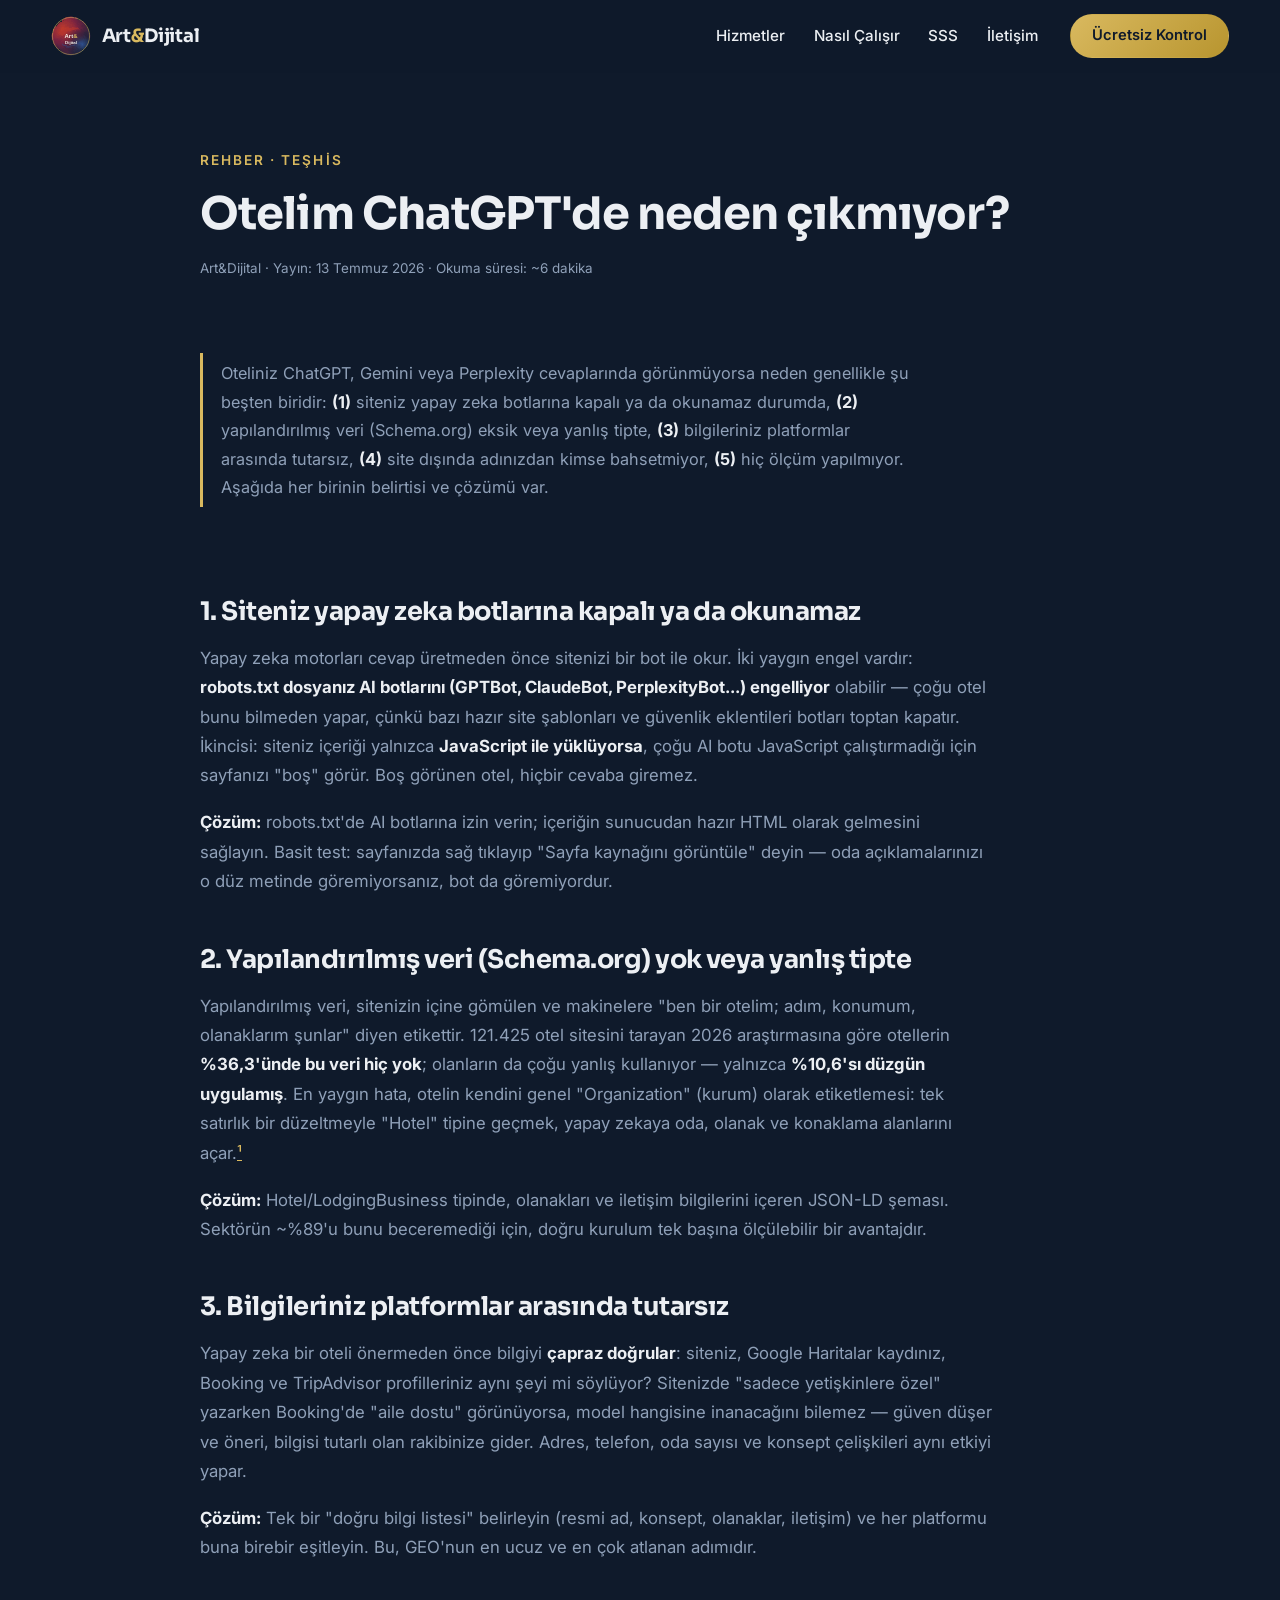
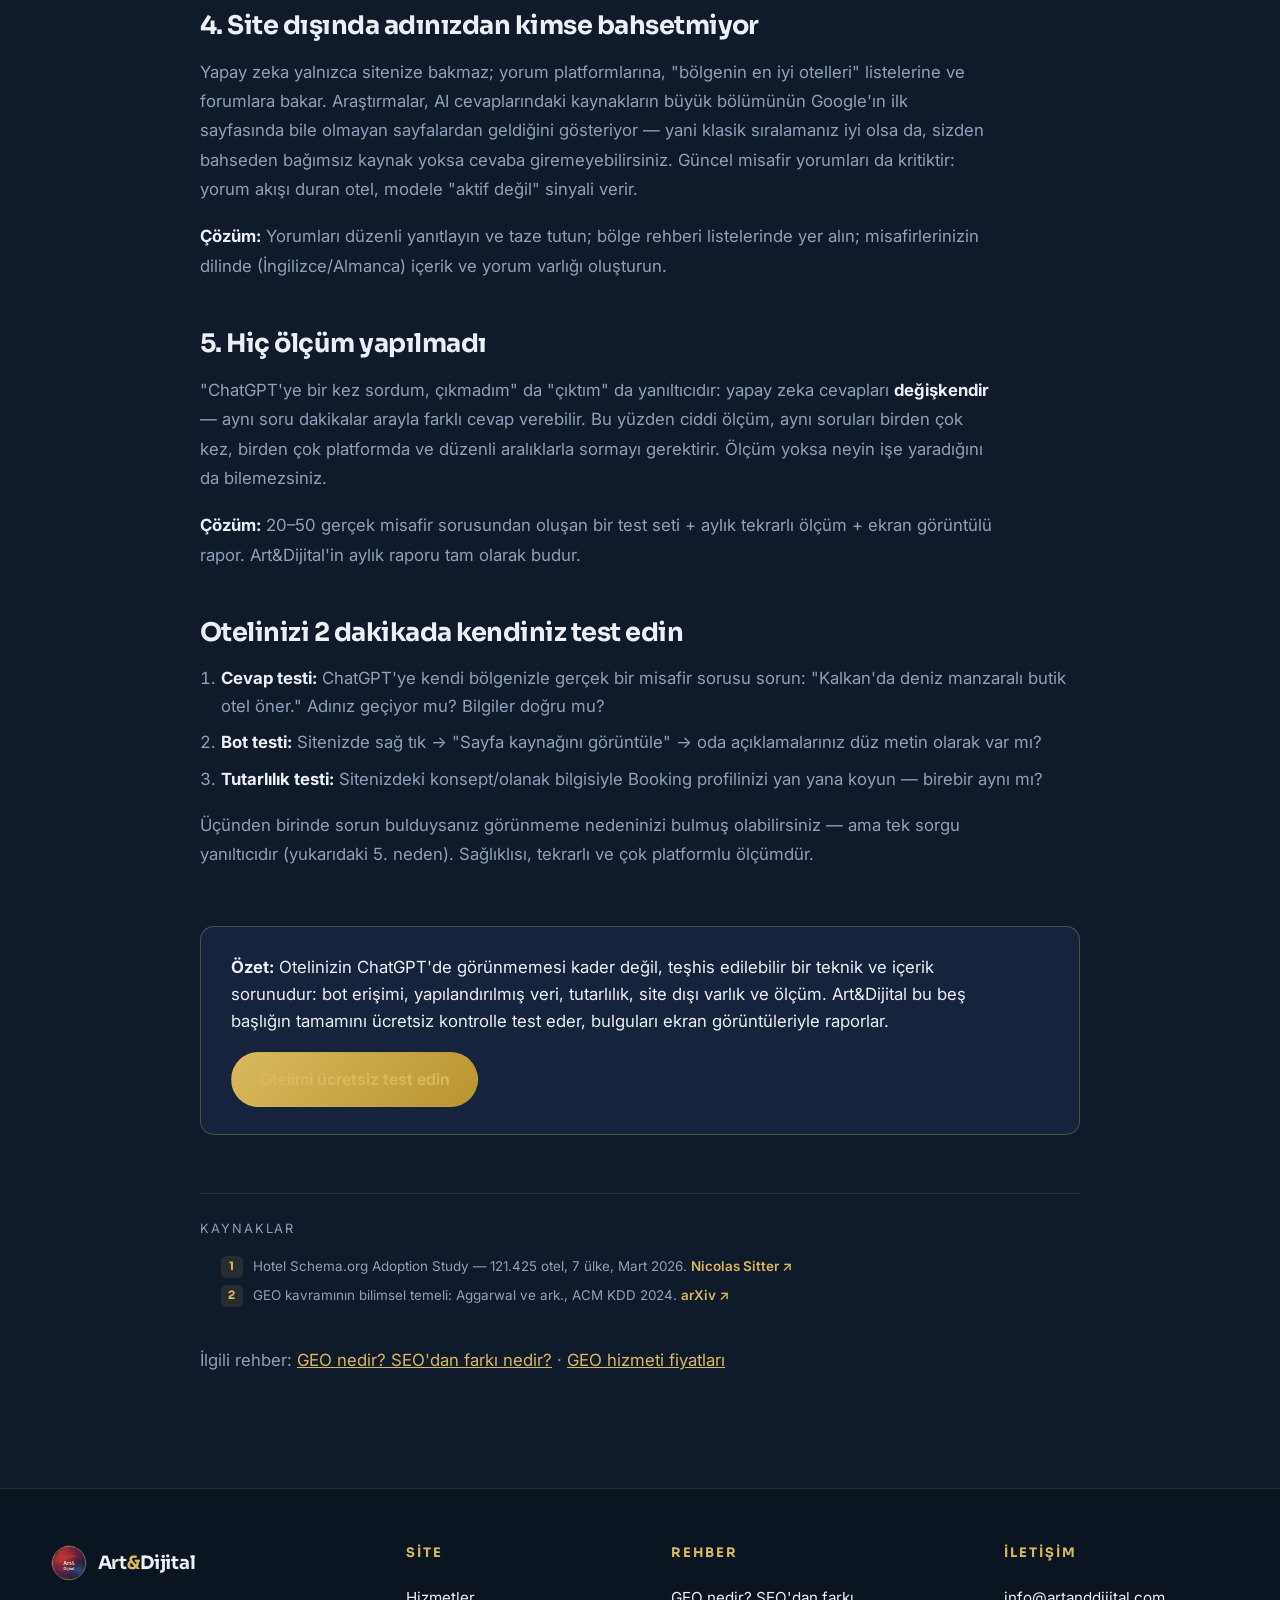
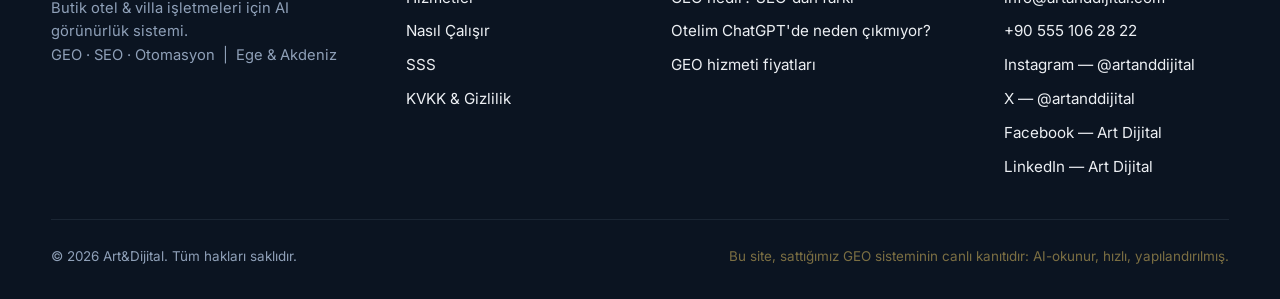
<file: chatgpt-otelim-neden-cikmiyor.html>
<!DOCTYPE html>
<html lang="tr">
<head>
  <!-- Google tag (gtag.js) -->
  <script async src="https://www.googletagmanager.com/gtag/js?id=G-L729SKS7PR"></script>
  <script>
    window.dataLayer = window.dataLayer || [];
    function gtag(){dataLayer.push(arguments);}
    gtag('js', new Date());
    gtag('config', 'G-L729SKS7PR');
  </script>
  <meta charset="UTF-8">
  <meta name="viewport" content="width=device-width, initial-scale=1.0">
  <title>Otelim ChatGPT'de Neden Çıkmıyor? 5 Neden ve Çözümü</title>
  <meta name="description" content="Oteliniz ChatGPT, Gemini ve Perplexity cevaplarında görünmüyorsa nedeni genellikle şu 5'ten biridir: botlara kapalı site, eksik yapılandırılmış veri, tutarsız bilgi, site dışı sessizlik, ölçümsüzlük. Her birinin çözümüyle.">
  <meta name="robots" content="index, follow, max-snippet:-1">
  <link rel="canonical" href="https://artanddijital.com/chatgpt-otelim-neden-cikmiyor.html">
  <meta property="og:type" content="article">
  <meta property="og:site_name" content="Art&Dijital">
  <meta property="og:locale" content="tr_TR">
  <meta property="og:title" content="Otelim ChatGPT'de Neden Çıkmıyor? 5 Neden ve Çözümü">
  <meta property="og:description" content="Otelinizin yapay zeka cevaplarında görünmemesinin 5 yaygın nedeni ve her birinin çözümü — kendi kendinize yapabileceğiniz 2 dakikalık testle.">
  <meta property="og:url" content="https://artanddijital.com/chatgpt-otelim-neden-cikmiyor.html">
  <link rel="icon" type="image/svg+xml" href="assets/favicon.svg">
  <link rel="preconnect" href="https://fonts.googleapis.com">
  <link rel="preconnect" href="https://fonts.gstatic.com" crossorigin>
  <link href="https://fonts.googleapis.com/css2?family=Sora:wght@400..800&family=Inter:wght@400..700&display=swap" rel="stylesheet">
  <link rel="stylesheet" href="css/style.css?v=10">

  <script type="application/ld+json">
  {
    "@context": "https://schema.org",
    "@type": "Article",
    "@id": "https://artanddijital.com/chatgpt-otelim-neden-cikmiyor.html#article",
    "headline": "Otelim ChatGPT'de Neden Çıkmıyor? 5 Neden ve Çözümü",
    "description": "Otellerin yapay zeka cevaplarında görünmemesinin 5 yaygın nedeni: botlara kapalı/okunamaz site, eksik veya yanlış yapılandırılmış veri, platformlar arası tutarsız bilgi, site dışı kaynaklarda sessizlik ve ölçümsüzlük. Her nedenin pratik çözümü.",
    "inLanguage": "tr",
    "datePublished": "2026-07-13",
    "dateModified": "2026-07-13",
    "author": { "@id": "https://artanddijital.com/#organization" },
    "publisher": { "@id": "https://artanddijital.com/#organization" },
    "mainEntityOfPage": "https://artanddijital.com/chatgpt-otelim-neden-cikmiyor.html"
  }
  </script>
  <script type="application/ld+json">
  {
    "@context": "https://schema.org",
    "@type": "BreadcrumbList",
    "itemListElement": [
      { "@type": "ListItem", "position": 1, "name": "Ana sayfa", "item": "https://artanddijital.com/" },
      { "@type": "ListItem", "position": 2, "name": "Otelim ChatGPT'de Neden Çıkmıyor?", "item": "https://artanddijital.com/chatgpt-otelim-neden-cikmiyor.html" }
    ]
  }
  </script>
  <script type="application/ld+json">
  {
    "@context": "https://schema.org",
    "@type": "FAQPage",
    "mainEntity": [
      {
        "@type": "Question",
        "name": "Otelim ChatGPT'de neden çıkmıyor?",
        "acceptedAnswer": { "@type": "Answer", "text": "Beş yaygın neden vardır: (1) siteniz yapay zeka botlarına kapalı veya botun okuyamadığı yapıda, (2) yapılandırılmış veri (Schema.org) eksik ya da yanlış tipte, (3) bilgileriniz siteniz, Google ve rezervasyon platformları arasında tutarsız, (4) site dışı kaynaklarda (yorumlar, listeler, forumlar) adınız geçmiyor, (5) hiç ölçüm yapılmadığı için hangi soruda görünüp görünmediğiniz bilinmiyor." }
      },
      {
        "@type": "Question",
        "name": "Otelimin ChatGPT'de görünüp görünmediğini nasıl test ederim?",
        "acceptedAnswer": { "@type": "Answer", "text": "ChatGPT'ye bölgeniz ve konseptinizle gerçek bir misafir sorusu sorun (örn. 'Kaş'ta yetişkinlere özel deniz manzaralı butik otel öner'). Yapay zeka cevapları değişkendir; tek sorgu yanıltabilir — aynı soruyu birkaç kez ve farklı platformlarda sormak gerekir. Art&Dijital bu testi ücretsiz, tekrarlı ve ekran görüntülü raporla yapar." }
      },
      {
        "@type": "Question",
        "name": "Görünmeyen otel ne kadar sürede görünür hale gelir?",
        "acceptedAnswer": { "@type": "Answer", "text": "Engellerin türüne bağlıdır: teknik erişim ve yapılandırılmış veri 2–4 haftada düzelir; yapay zeka platformlarının yeni yapıyı işlemesi genellikle 4–12 hafta sürer. Tam etki tipik olarak 60–90 günde ölçülür hale gelir." }
      }
    ]
  }
  </script>
</head>
<body>
  <header class="nav">
    <div class="container nav-inner">
      <a href="index.html" class="nav-logo" aria-label="Art&Dijital ana sayfa">
        <img src="assets/logo.svg" alt="Art&Dijital logosu" width="40" height="40">
        <span class="nav-wordmark">Art<em>&amp;</em>Dijital</span>
      </a>
      <nav class="nav-links" aria-label="Ana menü">
        <a href="index.html#hizmetler">Hizmetler</a>
        <a href="index.html#nasil-calisir">Nasıl Çalışır</a>
        <a href="index.html#sss">SSS</a>
        <a href="index.html#iletisim">İletişim</a>
      </nav>
      <a href="index.html#iletisim" class="btn btn-gold btn-nav">Ücretsiz Kontrol</a>
    </div>
  </header>

  <main>
    <section class="article-hero">
      <div class="container narrow">
        <p class="eyebrow">Rehber · Teşhis</p>
        <h1>Otelim ChatGPT'de neden çıkmıyor?</h1>
        <p class="article-meta">Art&amp;Dijital · Yayın: 13 Temmuz 2026 · Okuma süresi: ~6 dakika</p>
      </div>
    </section>

    <section class="section" style="padding-top: 1rem;">
      <div class="container narrow article-body">

        <p class="capsule">Oteliniz ChatGPT, Gemini veya Perplexity cevaplarında görünmüyorsa neden genellikle şu beşten
          biridir: <strong>(1)</strong> siteniz yapay zeka botlarına kapalı ya da okunamaz durumda, <strong>(2)</strong>
          yapılandırılmış veri (Schema.org) eksik veya yanlış tipte, <strong>(3)</strong> bilgileriniz platformlar arasında
          tutarsız, <strong>(4)</strong> site dışında adınızdan kimse bahsetmiyor, <strong>(5)</strong> hiç ölçüm yapılmıyor.
          Aşağıda her birinin belirtisi ve çözümü var.</p>

        <h2>1. Siteniz yapay zeka botlarına kapalı ya da okunamaz</h2>
        <p>Yapay zeka motorları cevap üretmeden önce sitenizi bir bot ile okur. İki yaygın engel vardır:
          <strong>robots.txt dosyanız AI botlarını (GPTBot, ClaudeBot, PerplexityBot...) engelliyor</strong> olabilir —
          çoğu otel bunu bilmeden yapar, çünkü bazı hazır site şablonları ve güvenlik eklentileri botları toptan kapatır.
          İkincisi: siteniz içeriği yalnızca <strong>JavaScript ile yüklüyorsa</strong>, çoğu AI botu JavaScript
          çalıştırmadığı için sayfanızı "boş" görür. Boş görünen otel, hiçbir cevaba giremez.</p>
        <p><strong>Çözüm:</strong> robots.txt'de AI botlarına izin verin; içeriğin sunucudan hazır HTML olarak gelmesini
          sağlayın. Basit test: sayfanızda sağ tıklayıp "Sayfa kaynağını görüntüle" deyin — oda açıklamalarınızı o düz
          metinde göremiyorsanız, bot da göremiyordur.</p>

        <h2>2. Yapılandırılmış veri (Schema.org) yok veya yanlış tipte</h2>
        <p>Yapılandırılmış veri, sitenizin içine gömülen ve makinelere "ben bir otelim; adım, konumum, olanaklarım şunlar"
          diyen etikettir. 121.425 otel sitesini tarayan 2026 araştırmasına göre otellerin <strong>%36,3'ünde bu veri hiç
          yok</strong>; olanların da çoğu yanlış kullanıyor — yalnızca <strong>%10,6'sı düzgün uygulamış</strong>.
          En yaygın hata, otelin kendini genel "Organization" (kurum) olarak etiketlemesi: tek satırlık bir düzeltmeyle
          "Hotel" tipine geçmek, yapay zekaya oda, olanak ve konaklama alanlarını açar.<a href="https://www.nicolassitter.com/research/hotel-schema-adoption-study-2026" target="_blank" rel="noopener nofollow">¹</a></p>
        <p><strong>Çözüm:</strong> Hotel/LodgingBusiness tipinde, olanakları ve iletişim bilgilerini içeren JSON-LD şeması.
          Sektörün ~%89'u bunu beceremediği için, doğru kurulum tek başına ölçülebilir bir avantajdır.</p>

        <h2>3. Bilgileriniz platformlar arasında tutarsız</h2>
        <p>Yapay zeka bir oteli önermeden önce bilgiyi <strong>çapraz doğrular</strong>: siteniz, Google Haritalar kaydınız,
          Booking ve TripAdvisor profilleriniz aynı şeyi mi söylüyor? Sitenizde "sadece yetişkinlere özel" yazarken
          Booking'de "aile dostu" görünüyorsa, model hangisine inanacağını bilemez — güven düşer ve öneri, bilgisi
          tutarlı olan rakibinize gider. Adres, telefon, oda sayısı ve konsept çelişkileri aynı etkiyi yapar.</p>
        <p><strong>Çözüm:</strong> Tek bir "doğru bilgi listesi" belirleyin (resmi ad, konsept, olanaklar, iletişim) ve
          her platformu buna birebir eşitleyin. Bu, GEO'nun en ucuz ve en çok atlanan adımıdır.</p>

        <h2>4. Site dışında adınızdan kimse bahsetmiyor</h2>
        <p>Yapay zeka yalnızca sitenize bakmaz; yorum platformlarına, "bölgenin en iyi otelleri" listelerine ve
          forumlara bakar. Araştırmalar, AI cevaplarındaki kaynakların büyük bölümünün Google'ın ilk sayfasında bile
          olmayan sayfalardan geldiğini gösteriyor — yani klasik sıralamanız iyi olsa da, sizden bahseden bağımsız
          kaynak yoksa cevaba giremeyebilirsiniz. Güncel misafir yorumları da kritiktir: yorum akışı duran otel,
          modele "aktif değil" sinyali verir.</p>
        <p><strong>Çözüm:</strong> Yorumları düzenli yanıtlayın ve taze tutun; bölge rehberi listelerinde yer alın;
          misafirlerinizin dilinde (İngilizce/Almanca) içerik ve yorum varlığı oluşturun.</p>

        <h2>5. Hiç ölçüm yapılmadı</h2>
        <p>"ChatGPT'ye bir kez sordum, çıkmadım" da "çıktım" da yanıltıcıdır: yapay zeka cevapları <strong>değişkendir</strong> —
          aynı soru dakikalar arayla farklı cevap verebilir. Bu yüzden ciddi ölçüm, aynı soruları birden çok kez,
          birden çok platformda ve düzenli aralıklarla sormayı gerektirir. Ölçüm yoksa neyin işe yaradığını da
          bilemezsiniz.</p>
        <p><strong>Çözüm:</strong> 20–50 gerçek misafir sorusundan oluşan bir test seti + aylık tekrarlı ölçüm +
          ekran görüntülü rapor. Art&amp;Dijital'in aylık raporu tam olarak budur.</p>

        <h2>Otelinizi 2 dakikada kendiniz test edin</h2>
        <ol>
          <li><strong>Cevap testi:</strong> ChatGPT'ye kendi bölgenizle gerçek bir misafir sorusu sorun: "Kalkan'da deniz manzaralı butik otel öner." Adınız geçiyor mu? Bilgiler doğru mu?</li>
          <li><strong>Bot testi:</strong> Sitenizde sağ tık → "Sayfa kaynağını görüntüle" → oda açıklamalarınız düz metin olarak var mı?</li>
          <li><strong>Tutarlılık testi:</strong> Sitenizdeki konsept/olanak bilgisiyle Booking profilinizi yan yana koyun — birebir aynı mı?</li>
        </ol>
        <p>Üçünden birinde sorun bulduysanız görünmeme nedeninizi bulmuş olabilirsiniz — ama tek sorgu yanıltıcıdır (yukarıdaki 5. neden).
          Sağlıklısı, tekrarlı ve çok platformlu ölçümdür.</p>

        <div class="article-cta">
          <p><strong>Özet:</strong> Otelinizin ChatGPT'de görünmemesi kader değil, teşhis edilebilir bir teknik ve içerik
            sorunudur: bot erişimi, yapılandırılmış veri, tutarlılık, site dışı varlık ve ölçüm. Art&amp;Dijital bu beş
            başlığın tamamını ücretsiz kontrolle test eder, bulguları ekran görüntüleriyle raporlar.</p>
          <a href="index.html#iletisim" class="btn btn-gold">Otelimi ücretsiz test edin</a>
        </div>

        <div class="references" style="margin-top: 2.5rem;">
          <p class="ref-title">Kaynaklar</p>
          <ol class="ref-list">
            <li>Hotel Schema.org Adoption Study — 121.425 otel, 7 ülke, Mart 2026. <a href="https://www.nicolassitter.com/research/hotel-schema-adoption-study-2026" target="_blank" rel="noopener nofollow">Nicolas Sitter ↗</a></li>
            <li>GEO kavramının bilimsel temeli: Aggarwal ve ark., ACM KDD 2024. <a href="https://arxiv.org/abs/2311.09735" target="_blank" rel="noopener nofollow">arXiv ↗</a></li>
          </ol>
        </div>

        <p style="margin-top: 1.5rem;">İlgili rehber: <a href="geo-nedir.html">GEO nedir? SEO'dan farkı nedir?</a> ·
          <a href="geo-fiyat.html">GEO hizmeti fiyatları</a></p>

      </div>
    </section>
  </main>

  <footer class="footer">
    <div class="container footer-grid">
      <div class="footer-brand">
        <a href="index.html" class="nav-logo" aria-label="Art&Dijital ana sayfa">
          <img src="assets/logo.svg" alt="Art&Dijital logosu" width="36" height="36">
          <span class="nav-wordmark">Art<em>&amp;</em>Dijital</span>
        </a>
        <p>Butik otel &amp; villa işletmeleri için AI görünürlük sistemi.<br>GEO · SEO · Otomasyon &nbsp;|&nbsp; Ege &amp; Akdeniz</p>
      </div>
      <nav class="footer-links" aria-label="Alt menü">
        <h3>Site</h3>
        <a href="index.html#hizmetler">Hizmetler</a>
        <a href="index.html#nasil-calisir">Nasıl Çalışır</a>
        <a href="index.html#sss">SSS</a>
        <a href="gizlilik.html">KVKK &amp; Gizlilik</a>
      </nav>
      <nav class="footer-links" aria-label="Rehber">
        <h3>Rehber</h3>
        <a href="geo-nedir.html">GEO nedir? SEO'dan farkı</a>
        <a href="chatgpt-otelim-neden-cikmiyor.html" aria-current="page">Otelim ChatGPT'de neden çıkmıyor?</a>
        <a href="geo-fiyat.html">GEO hizmeti fiyatları</a>
      </nav>
      <div class="footer-contact">
        <h3>İletişim</h3>
        <a href="mailto:info@artanddijital.com">info@artanddijital.com</a>
        <a href="tel:+905551062822">+90 555 106 28 22</a>
        <a href="https://www.instagram.com/artanddijital" rel="noopener" target="_blank">Instagram — @artanddijital</a>
        <a href="https://x.com/artanddijital" rel="noopener" target="_blank">X — @artanddijital</a>
        <a href="https://www.facebook.com/profile.php?id=61591789986286" rel="noopener" target="_blank">Facebook — Art Dijital</a>
        <a href="https://www.linkedin.com/in/art-dijital-55a944421" rel="noopener" target="_blank">LinkedIn — Art Dijital</a>
      </div>
    </div>
    <div class="container footer-bottom">
      <p>© 2026 Art&amp;Dijital. Tüm hakları saklıdır.</p>
      <p class="footer-tag">Bu site, sattığımız GEO sisteminin canlı kanıtıdır: AI-okunur, hızlı, yapılandırılmış.</p>
    </div>
  </footer>
</body>
</html>
</file>
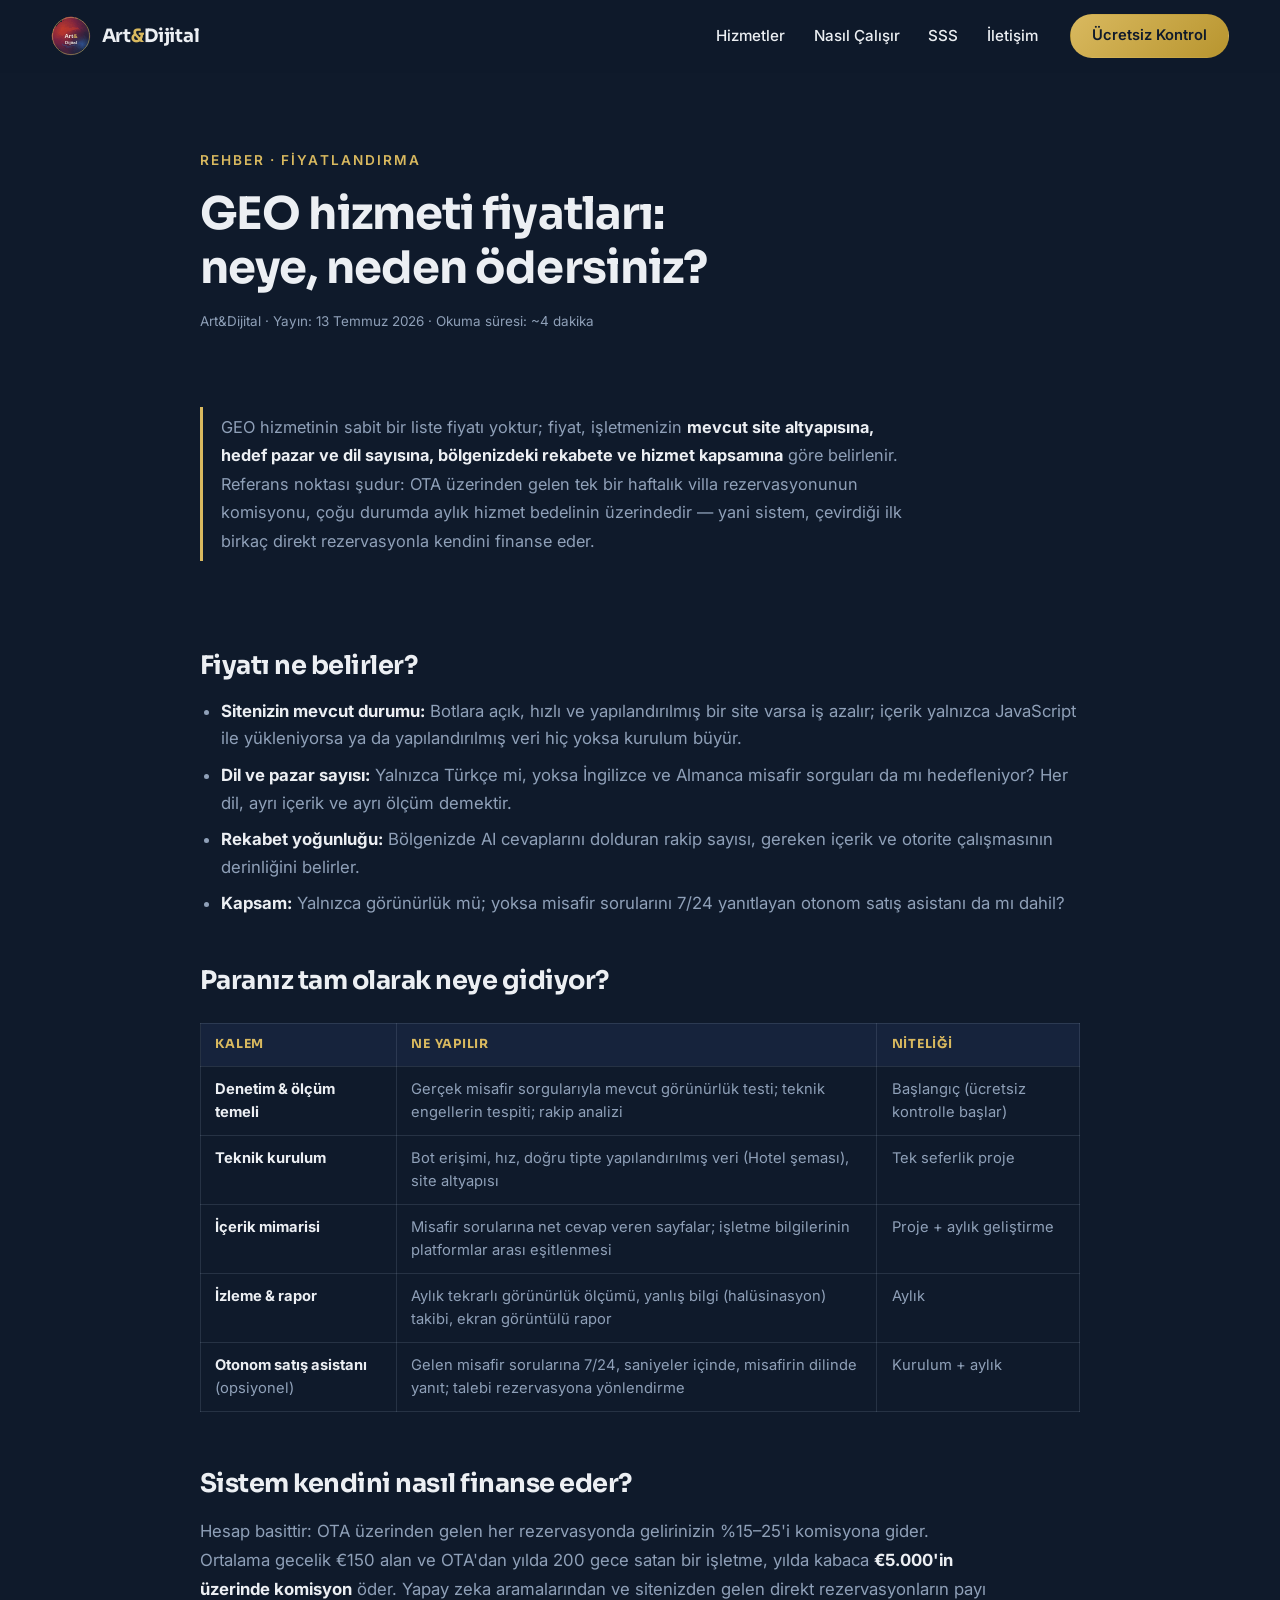
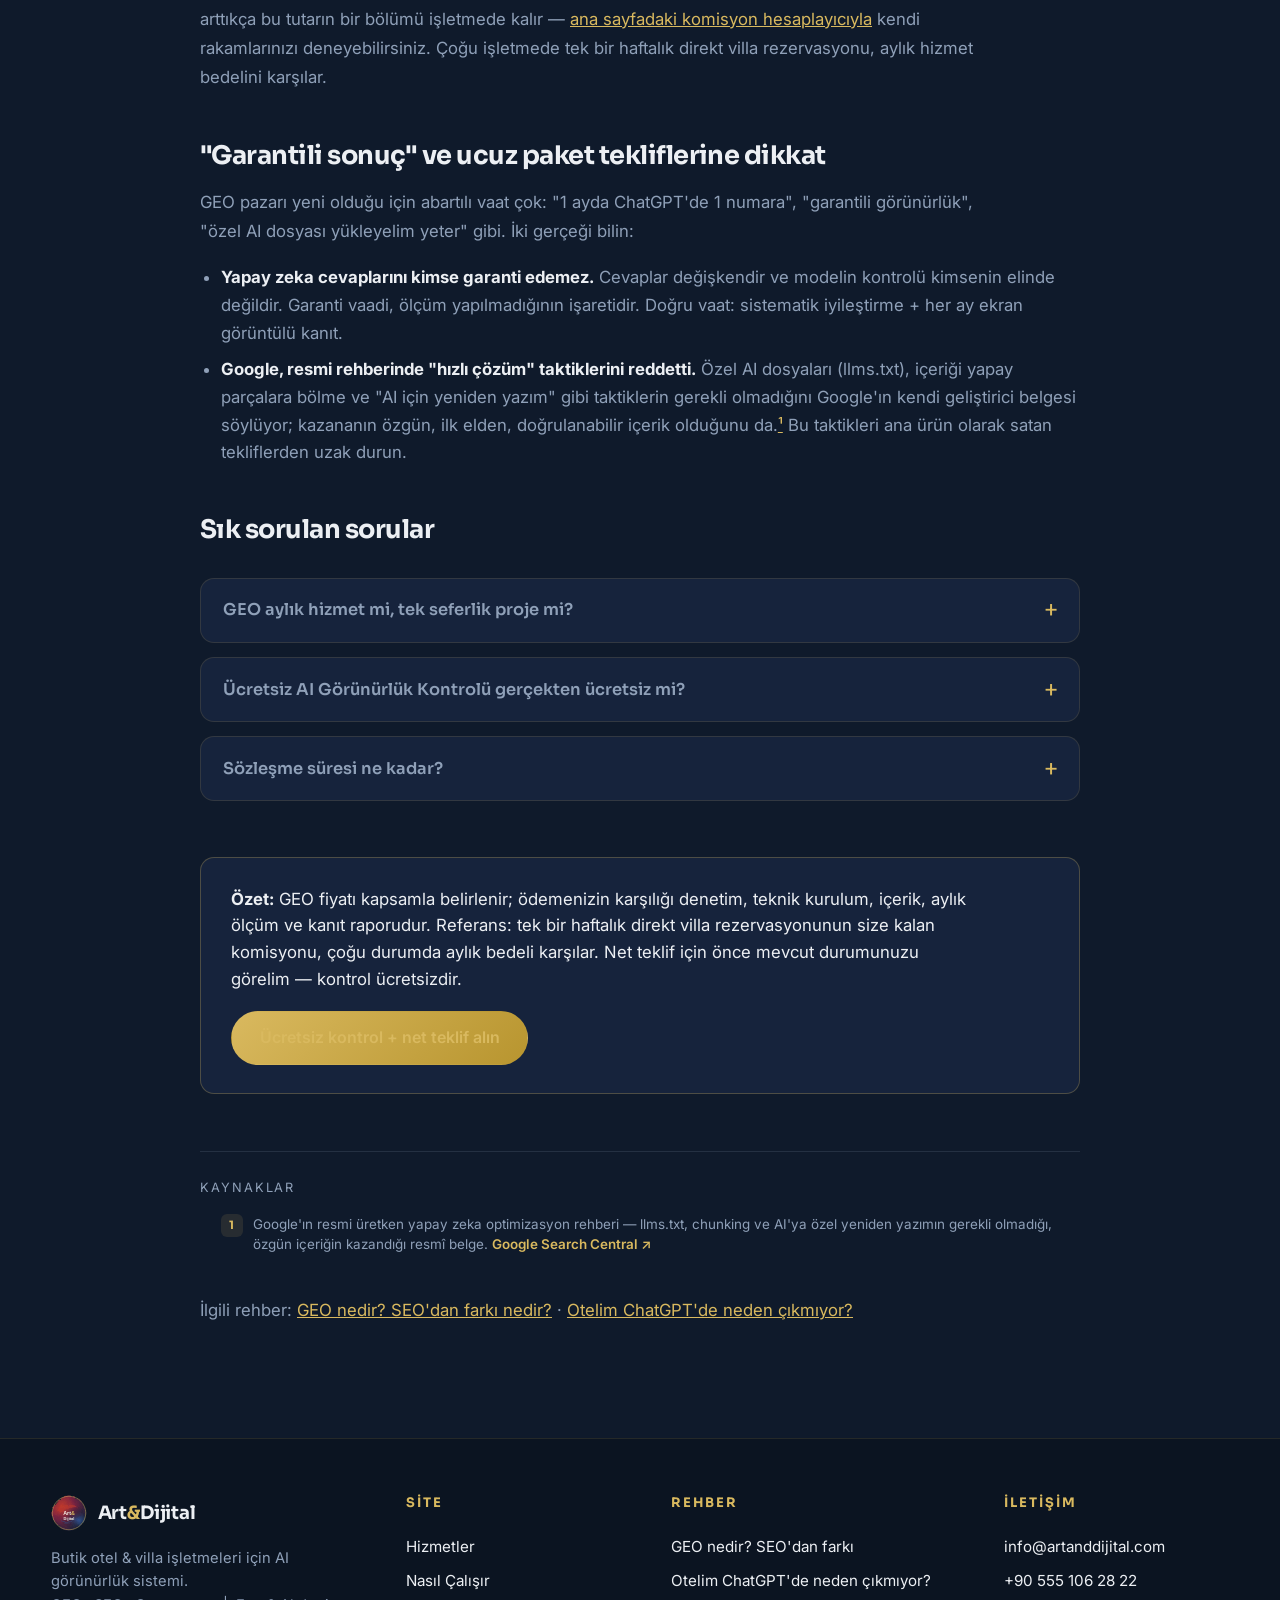
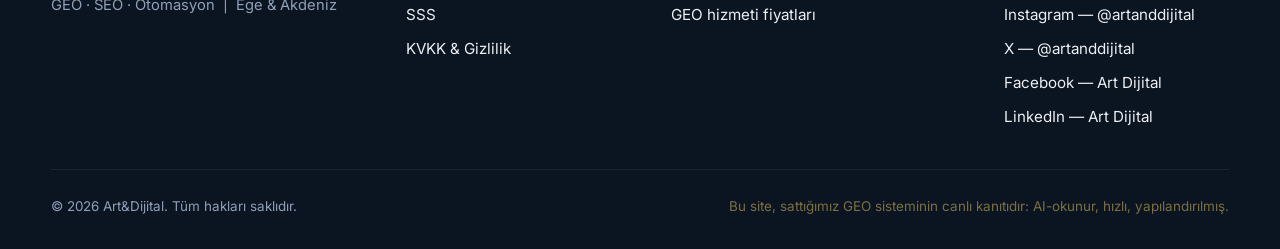
<file: geo-fiyat.html>
<!DOCTYPE html>
<html lang="tr">
<head>
  <!-- Google tag (gtag.js) -->
  <script async src="https://www.googletagmanager.com/gtag/js?id=G-L729SKS7PR"></script>
  <script>
    window.dataLayer = window.dataLayer || [];
    function gtag(){dataLayer.push(arguments);}
    gtag('js', new Date());
    gtag('config', 'G-L729SKS7PR');
  </script>
  <meta charset="UTF-8">
  <meta name="viewport" content="width=device-width, initial-scale=1.0">
  <title>GEO Hizmeti Fiyatları 2026 — Otel İşletmeleri İçin Rehber</title>
  <meta name="description" content="GEO hizmetinin fiyatını ne belirler, paranız tam olarak neye gider, sistem kendini nasıl finanse eder? Otel ve villa işletmeleri için dürüst fiyatlandırma rehberi + 'garantili' tekliflere karşı uyarılar.">
  <meta name="robots" content="index, follow, max-snippet:-1">
  <link rel="canonical" href="https://artanddijital.com/geo-fiyat.html">
  <meta property="og:type" content="article">
  <meta property="og:site_name" content="Art&Dijital">
  <meta property="og:locale" content="tr_TR">
  <meta property="og:title" content="GEO Hizmeti Fiyatları 2026 — Otel İşletmeleri İçin Rehber">
  <meta property="og:description" content="GEO fiyatını ne belirler, paranız neye gider, sistem kendini nasıl finanse eder? Dürüst fiyatlandırma rehberi.">
  <meta property="og:url" content="https://artanddijital.com/geo-fiyat.html">
  <link rel="icon" type="image/svg+xml" href="assets/favicon.svg">
  <link rel="preconnect" href="https://fonts.googleapis.com">
  <link rel="preconnect" href="https://fonts.gstatic.com" crossorigin>
  <link href="https://fonts.googleapis.com/css2?family=Sora:wght@400..800&family=Inter:wght@400..700&display=swap" rel="stylesheet">
  <link rel="stylesheet" href="css/style.css?v=10">

  <script type="application/ld+json">
  {
    "@context": "https://schema.org",
    "@type": "Article",
    "@id": "https://artanddijital.com/geo-fiyat.html#article",
    "headline": "GEO Hizmeti Fiyatları 2026 — Otel İşletmeleri İçin Rehber",
    "description": "GEO hizmetinin fiyatını belirleyen etkenler, hizmet kalemleri, sistemin kendini finanse etme mantığı ve 'garantili sonuç' vaadi veren tekliflere karşı uyarılar.",
    "inLanguage": "tr",
    "datePublished": "2026-07-13",
    "dateModified": "2026-07-13",
    "author": { "@id": "https://artanddijital.com/#organization" },
    "publisher": { "@id": "https://artanddijital.com/#organization" },
    "mainEntityOfPage": "https://artanddijital.com/geo-fiyat.html"
  }
  </script>
  <script type="application/ld+json">
  {
    "@context": "https://schema.org",
    "@type": "BreadcrumbList",
    "itemListElement": [
      { "@type": "ListItem", "position": 1, "name": "Ana sayfa", "item": "https://artanddijital.com/" },
      { "@type": "ListItem", "position": 2, "name": "GEO Hizmeti Fiyatları", "item": "https://artanddijital.com/geo-fiyat.html" }
    ]
  }
  </script>
  <script type="application/ld+json">
  {
    "@context": "https://schema.org",
    "@type": "FAQPage",
    "mainEntity": [
      {
        "@type": "Question",
        "name": "GEO hizmeti ne kadar tutar?",
        "acceptedAnswer": { "@type": "Answer", "text": "Sabit bir liste fiyatı yoktur; fiyat işletmenin mevcut site altyapısına, hedef pazar ve dil sayısına, bölgedeki rekabete ve hizmet kapsamına göre belirlenir. Referans noktası: OTA üzerinden gelen tek bir haftalık villa rezervasyonunun komisyonu, çoğu durumda aylık hizmet bedelinin üzerindedir. Net teklif, ücretsiz görünürlük kontrolünden sonra verilir." }
      },
      {
        "@type": "Question",
        "name": "GEO aylık hizmet mi, tek seferlik proje mi?",
        "acceptedAnswer": { "@type": "Answer", "text": "İkisi de olabilir: teknik kurulum ve yapılandırılmış veri tek seferlik projedir; görünürlük izleme, içerik geliştirme ve aylık ekran görüntülü raporlama süreklilik ister. Yapay zeka cevapları değişken olduğu için ölçüm ve bakım aylık ritimde en sağlıklı sonucu verir." }
      },
      {
        "@type": "Question",
        "name": "Ücretsiz AI Görünürlük Kontrolü gerçekten ücretsiz mi?",
        "acceptedAnswer": { "@type": "Answer", "text": "Evet. İşletmeniz gerçek misafir sorgularıyla ChatGPT, Gemini ve Perplexity'de test edilir; bulgular ekran görüntüleriyle kısa bir rapor halinde iletilir. Satın alma zorunluluğu yoktur — rapor, mevcut durumunuzu göstermek içindir." }
      }
    ]
  }
  </script>
</head>
<body>
  <header class="nav">
    <div class="container nav-inner">
      <a href="index.html" class="nav-logo" aria-label="Art&Dijital ana sayfa">
        <img src="assets/logo.svg" alt="Art&Dijital logosu" width="40" height="40">
        <span class="nav-wordmark">Art<em>&amp;</em>Dijital</span>
      </a>
      <nav class="nav-links" aria-label="Ana menü">
        <a href="index.html#hizmetler">Hizmetler</a>
        <a href="index.html#nasil-calisir">Nasıl Çalışır</a>
        <a href="index.html#sss">SSS</a>
        <a href="index.html#iletisim">İletişim</a>
      </nav>
      <a href="index.html#iletisim" class="btn btn-gold btn-nav">Ücretsiz Kontrol</a>
    </div>
  </header>

  <main>
    <section class="article-hero">
      <div class="container narrow">
        <p class="eyebrow">Rehber · Fiyatlandırma</p>
        <h1>GEO hizmeti fiyatları: neye, neden ödersiniz?</h1>
        <p class="article-meta">Art&amp;Dijital · Yayın: 13 Temmuz 2026 · Okuma süresi: ~4 dakika</p>
      </div>
    </section>

    <section class="section" style="padding-top: 1rem;">
      <div class="container narrow article-body">

        <p class="capsule">GEO hizmetinin sabit bir liste fiyatı yoktur; fiyat, işletmenizin <strong>mevcut site altyapısına,
          hedef pazar ve dil sayısına, bölgenizdeki rekabete ve hizmet kapsamına</strong> göre belirlenir. Referans noktası
          şudur: OTA üzerinden gelen tek bir haftalık villa rezervasyonunun komisyonu, çoğu durumda aylık hizmet
          bedelinin üzerindedir — yani sistem, çevirdiği ilk birkaç direkt rezervasyonla kendini finanse eder.</p>

        <h2>Fiyatı ne belirler?</h2>
        <ul>
          <li><strong>Sitenizin mevcut durumu:</strong> Botlara açık, hızlı ve yapılandırılmış bir site varsa iş azalır; içerik yalnızca JavaScript ile yükleniyorsa ya da yapılandırılmış veri hiç yoksa kurulum büyür.</li>
          <li><strong>Dil ve pazar sayısı:</strong> Yalnızca Türkçe mi, yoksa İngilizce ve Almanca misafir sorguları da mı hedefleniyor? Her dil, ayrı içerik ve ayrı ölçüm demektir.</li>
          <li><strong>Rekabet yoğunluğu:</strong> Bölgenizde AI cevaplarını dolduran rakip sayısı, gereken içerik ve otorite çalışmasının derinliğini belirler.</li>
          <li><strong>Kapsam:</strong> Yalnızca görünürlük mü; yoksa misafir sorularını 7/24 yanıtlayan otonom satış asistanı da mı dahil?</li>
        </ul>

        <h2>Paranız tam olarak neye gidiyor?</h2>
        <table class="cmp-table">
          <thead>
            <tr><th>Kalem</th><th>Ne yapılır</th><th>Niteliği</th></tr>
          </thead>
          <tbody>
            <tr>
              <td><strong>Denetim &amp; ölçüm temeli</strong></td>
              <td>Gerçek misafir sorgularıyla mevcut görünürlük testi; teknik engellerin tespiti; rakip analizi</td>
              <td>Başlangıç (ücretsiz kontrolle başlar)</td>
            </tr>
            <tr>
              <td><strong>Teknik kurulum</strong></td>
              <td>Bot erişimi, hız, doğru tipte yapılandırılmış veri (Hotel şeması), site altyapısı</td>
              <td>Tek seferlik proje</td>
            </tr>
            <tr>
              <td><strong>İçerik mimarisi</strong></td>
              <td>Misafir sorularına net cevap veren sayfalar; işletme bilgilerinin platformlar arası eşitlenmesi</td>
              <td>Proje + aylık geliştirme</td>
            </tr>
            <tr>
              <td><strong>İzleme &amp; rapor</strong></td>
              <td>Aylık tekrarlı görünürlük ölçümü, yanlış bilgi (halüsinasyon) takibi, ekran görüntülü rapor</td>
              <td>Aylık</td>
            </tr>
            <tr>
              <td><strong>Otonom satış asistanı</strong> (opsiyonel)</td>
              <td>Gelen misafir sorularına 7/24, saniyeler içinde, misafirin dilinde yanıt; talebi rezervasyona yönlendirme</td>
              <td>Kurulum + aylık</td>
            </tr>
          </tbody>
        </table>

        <h2>Sistem kendini nasıl finanse eder?</h2>
        <p>Hesap basittir: OTA üzerinden gelen her rezervasyonda gelirinizin %15–25'i komisyona gider. Ortalama gecelik
          €150 alan ve OTA'dan yılda 200 gece satan bir işletme, yılda kabaca <strong>€5.000'in üzerinde komisyon</strong>
          öder. Yapay zeka aramalarından ve sitenizden gelen direkt rezervasyonların payı arttıkça bu tutarın bir bölümü
          işletmede kalır — <a href="index.html#roi-h">ana sayfadaki komisyon hesaplayıcıyla</a> kendi rakamlarınızı
          deneyebilirsiniz. Çoğu işletmede tek bir haftalık direkt villa rezervasyonu, aylık hizmet bedelini karşılar.</p>

        <h2>"Garantili sonuç" ve ucuz paket tekliflerine dikkat</h2>
        <p>GEO pazarı yeni olduğu için abartılı vaat çok: "1 ayda ChatGPT'de 1 numara", "garantili görünürlük",
          "özel AI dosyası yükleyelim yeter" gibi. İki gerçeği bilin:</p>
        <ul>
          <li><strong>Yapay zeka cevaplarını kimse garanti edemez.</strong> Cevaplar değişkendir ve modelin kontrolü kimsenin elinde değildir. Garanti vaadi, ölçüm yapılmadığının işaretidir. Doğru vaat: sistematik iyileştirme + her ay ekran görüntülü kanıt.</li>
          <li><strong>Google, resmi rehberinde "hızlı çözüm" taktiklerini reddetti.</strong> Özel AI dosyaları (llms.txt), içeriği yapay parçalara bölme ve "AI için yeniden yazım" gibi taktiklerin gerekli olmadığını Google'ın kendi geliştirici belgesi söylüyor; kazananın özgün, ilk elden, doğrulanabilir içerik olduğunu da.<a href="https://developers.google.com/search/docs/fundamentals/ai-optimization-guide" target="_blank" rel="noopener nofollow">¹</a> Bu taktikleri ana ürün olarak satan tekliflerden uzak durun.</li>
        </ul>

        <h2>Sık sorulan sorular</h2>
        <div class="faq-list" style="margin-top: 1rem;">
          <details class="faq-item">
            <summary>GEO aylık hizmet mi, tek seferlik proje mi?</summary>
            <p>İkisi de: teknik kurulum ve yapılandırılmış veri tek seferlik projedir; görünürlük izleme, içerik
            geliştirme ve ekran görüntülü raporlama aylıktır. Yapay zeka cevapları değişken olduğu için ölçüm ve bakım
            süreklilik ister.</p>
          </details>
          <details class="faq-item">
            <summary>Ücretsiz AI Görünürlük Kontrolü gerçekten ücretsiz mi?</summary>
            <p>Evet. İşletmeniz gerçek misafir sorgularıyla ChatGPT, Gemini ve Perplexity'de test edilir; bulgular ekran
            görüntüleriyle kısa bir rapor halinde iletilir. Satın alma zorunluluğu yoktur.</p>
          </details>
          <details class="faq-item">
            <summary>Sözleşme süresi ne kadar?</summary>
            <p>Uzun süreli bağlayıcı sözleşme dayatmıyoruz. Yapay zeka platformlarının değişiklikleri işlemesi 4–12
            hafta sürdüğü için ilk değerlendirmeyi 90 günlük dönem sonunda yapmak sağlıklıdır; devam kararı her ay
            raporla birlikte sizindir.</p>
          </details>
        </div>

        <div class="article-cta">
          <p><strong>Özet:</strong> GEO fiyatı kapsamla belirlenir; ödemenizin karşılığı denetim, teknik kurulum, içerik,
            aylık ölçüm ve kanıt raporudur. Referans: tek bir haftalık direkt villa rezervasyonunun size kalan komisyonu,
            çoğu durumda aylık bedeli karşılar. Net teklif için önce mevcut durumunuzu görelim — kontrol ücretsizdir.</p>
          <a href="index.html#iletisim" class="btn btn-gold">Ücretsiz kontrol + net teklif alın</a>
        </div>

        <div class="references" style="margin-top: 2.5rem;">
          <p class="ref-title">Kaynaklar</p>
          <ol class="ref-list">
            <li>Google'ın resmi üretken yapay zeka optimizasyon rehberi — llms.txt, chunking ve AI'ya özel yeniden yazımın gerekli olmadığı, özgün içeriğin kazandığı resmî belge. <a href="https://developers.google.com/search/docs/fundamentals/ai-optimization-guide" target="_blank" rel="noopener nofollow">Google Search Central ↗</a></li>
          </ol>
        </div>

        <p style="margin-top: 1.5rem;">İlgili rehber: <a href="geo-nedir.html">GEO nedir? SEO'dan farkı nedir?</a> ·
          <a href="chatgpt-otelim-neden-cikmiyor.html">Otelim ChatGPT'de neden çıkmıyor?</a></p>

      </div>
    </section>
  </main>

  <footer class="footer">
    <div class="container footer-grid">
      <div class="footer-brand">
        <a href="index.html" class="nav-logo" aria-label="Art&Dijital ana sayfa">
          <img src="assets/logo.svg" alt="Art&Dijital logosu" width="36" height="36">
          <span class="nav-wordmark">Art<em>&amp;</em>Dijital</span>
        </a>
        <p>Butik otel &amp; villa işletmeleri için AI görünürlük sistemi.<br>GEO · SEO · Otomasyon &nbsp;|&nbsp; Ege &amp; Akdeniz</p>
      </div>
      <nav class="footer-links" aria-label="Alt menü">
        <h3>Site</h3>
        <a href="index.html#hizmetler">Hizmetler</a>
        <a href="index.html#nasil-calisir">Nasıl Çalışır</a>
        <a href="index.html#sss">SSS</a>
        <a href="gizlilik.html">KVKK &amp; Gizlilik</a>
      </nav>
      <nav class="footer-links" aria-label="Rehber">
        <h3>Rehber</h3>
        <a href="geo-nedir.html">GEO nedir? SEO'dan farkı</a>
        <a href="chatgpt-otelim-neden-cikmiyor.html">Otelim ChatGPT'de neden çıkmıyor?</a>
        <a href="geo-fiyat.html" aria-current="page">GEO hizmeti fiyatları</a>
      </nav>
      <div class="footer-contact">
        <h3>İletişim</h3>
        <a href="mailto:info@artanddijital.com">info@artanddijital.com</a>
        <a href="tel:+905551062822">+90 555 106 28 22</a>
        <a href="https://www.instagram.com/artanddijital" rel="noopener" target="_blank">Instagram — @artanddijital</a>
        <a href="https://x.com/artanddijital" rel="noopener" target="_blank">X — @artanddijital</a>
        <a href="https://www.facebook.com/profile.php?id=61591789986286" rel="noopener" target="_blank">Facebook — Art Dijital</a>
        <a href="https://www.linkedin.com/in/art-dijital-55a944421" rel="noopener" target="_blank">LinkedIn — Art Dijital</a>
      </div>
    </div>
    <div class="container footer-bottom">
      <p>© 2026 Art&amp;Dijital. Tüm hakları saklıdır.</p>
      <p class="footer-tag">Bu site, sattığımız GEO sisteminin canlı kanıtıdır: AI-okunur, hızlı, yapılandırılmış.</p>
    </div>
  </footer>
</body>
</html>
</file>
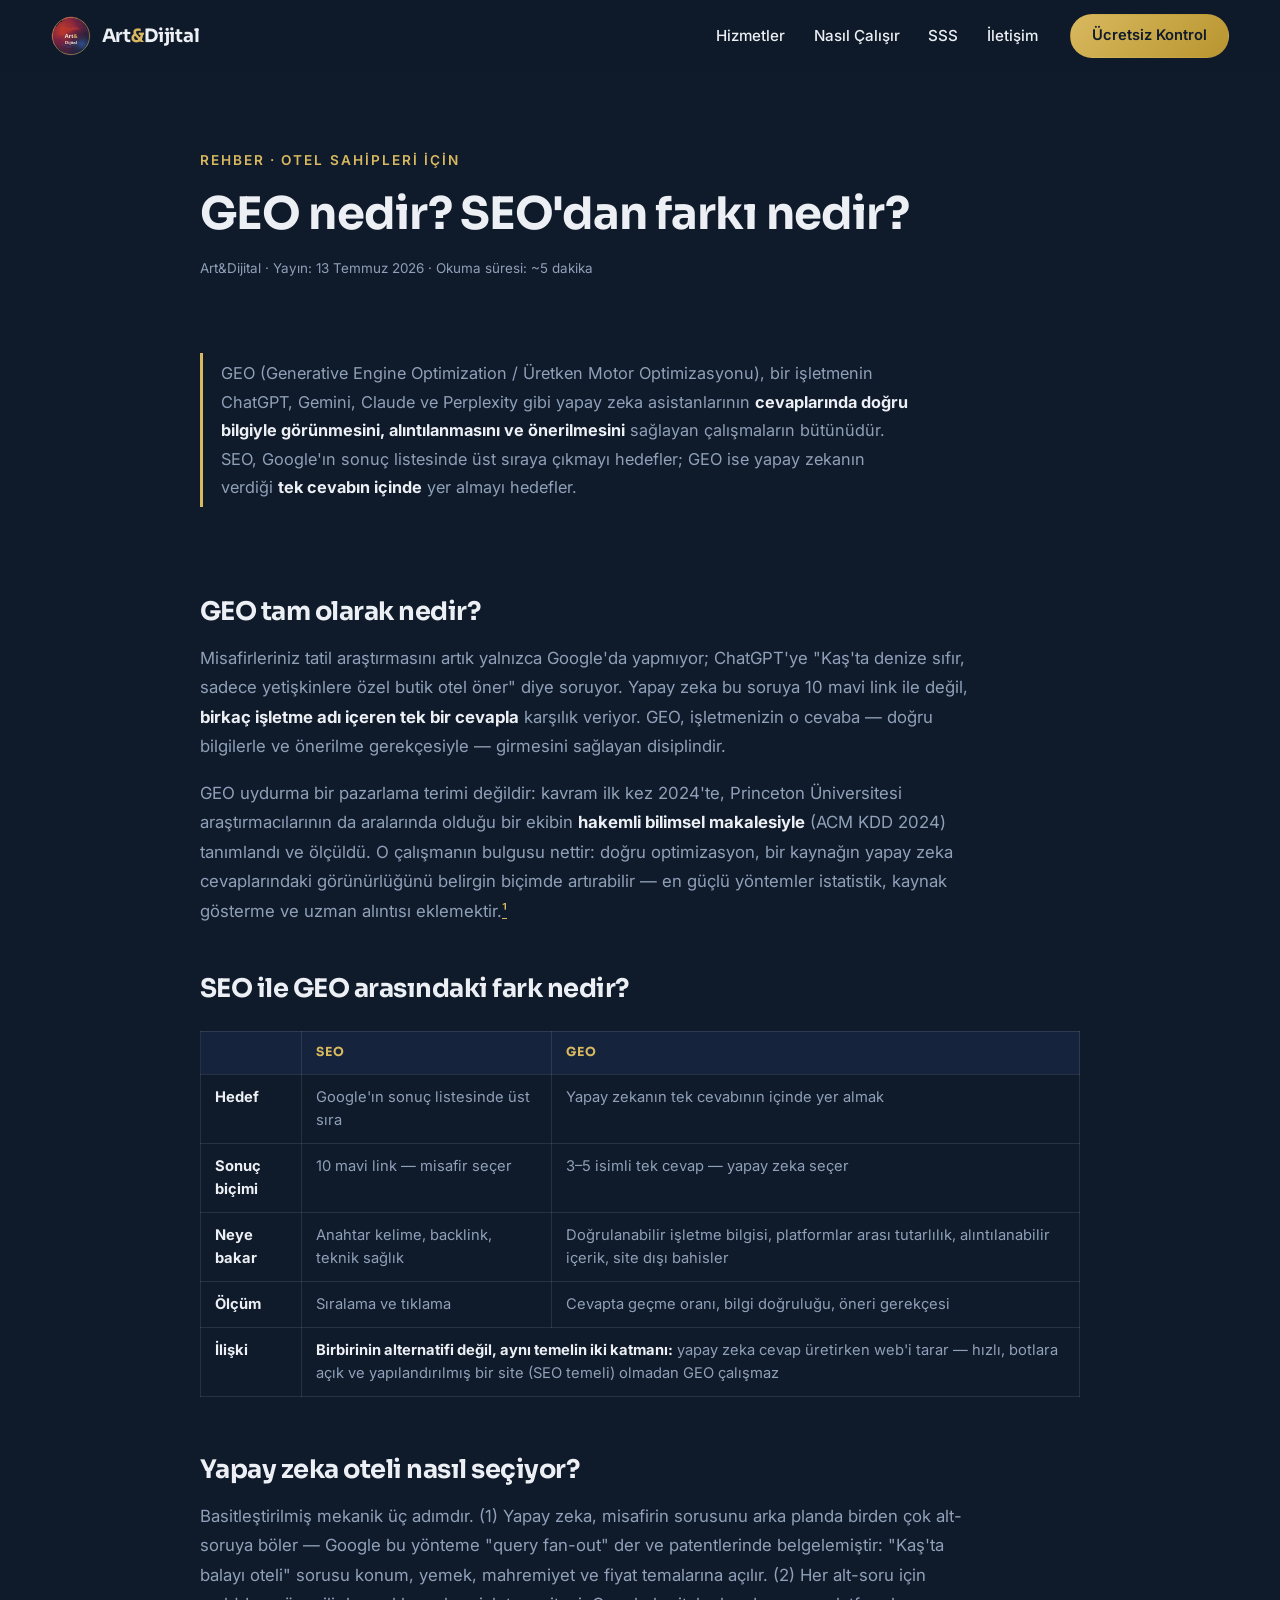
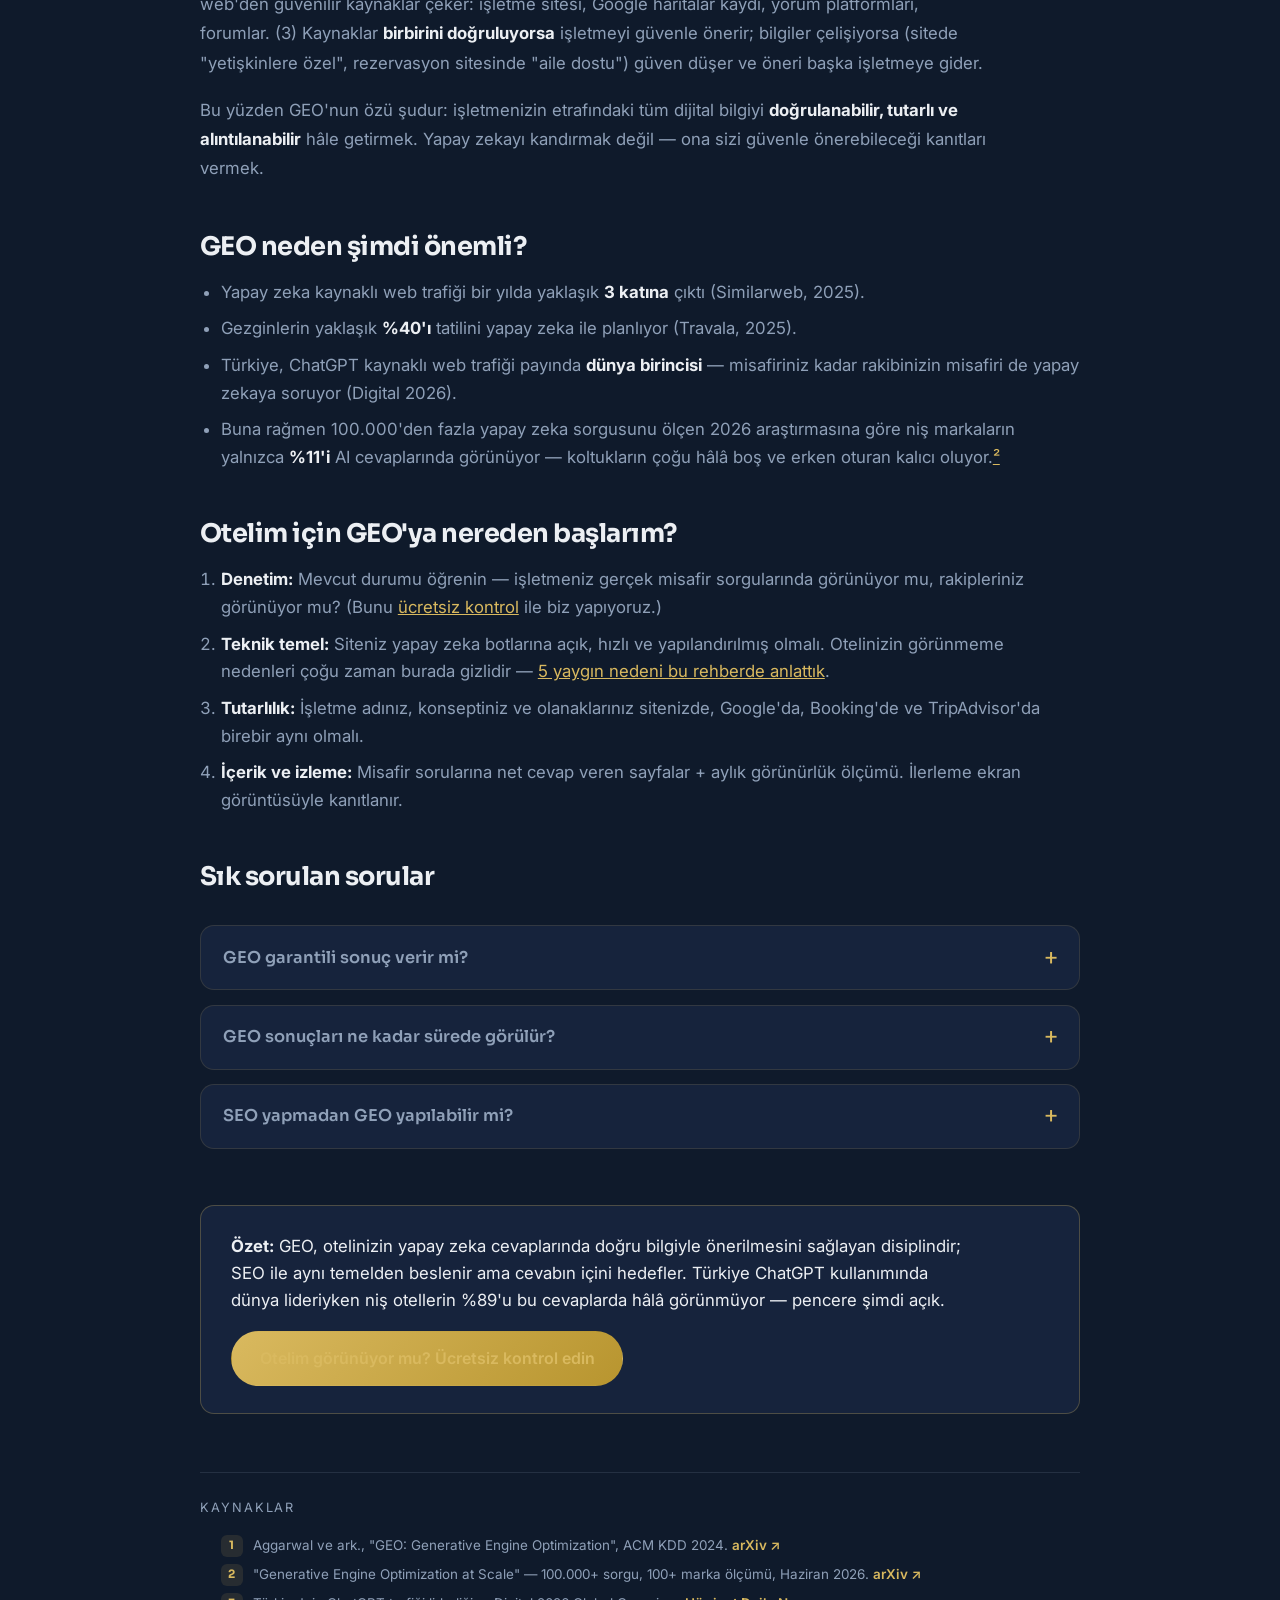
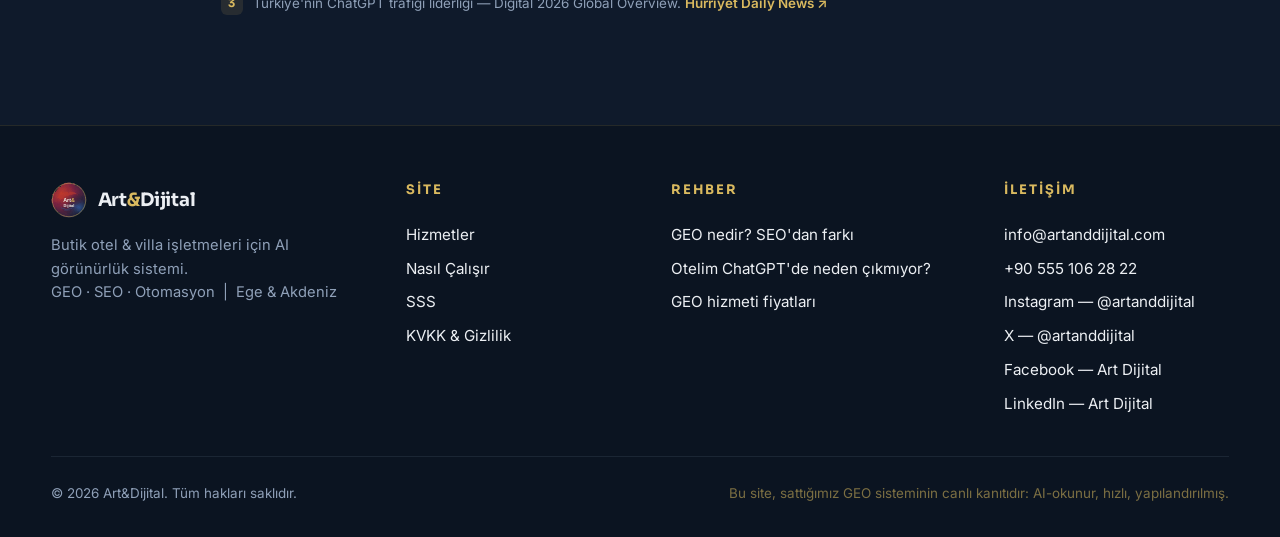
<file: geo-nedir.html>
<!DOCTYPE html>
<html lang="tr">
<head>
  <!-- Google tag (gtag.js) -->
  <script async src="https://www.googletagmanager.com/gtag/js?id=G-L729SKS7PR"></script>
  <script>
    window.dataLayer = window.dataLayer || [];
    function gtag(){dataLayer.push(arguments);}
    gtag('js', new Date());
    gtag('config', 'G-L729SKS7PR');
  </script>
  <meta charset="UTF-8">
  <meta name="viewport" content="width=device-width, initial-scale=1.0">
  <title>GEO Nedir? SEO'dan Farkı Nedir? — Otel Sahipleri İçin Rehber</title>
  <meta name="description" content="GEO (Generative Engine Optimization), işletmenizin ChatGPT, Gemini ve Perplexity cevaplarında görünmesini sağlar. SEO'dan farkı, nasıl çalıştığı ve otelinizin nereden başlaması gerektiği — sade Türkçeyle.">
  <meta name="robots" content="index, follow, max-snippet:-1">
  <link rel="canonical" href="https://artanddijital.com/geo-nedir.html">
  <meta property="og:type" content="article">
  <meta property="og:site_name" content="Art&Dijital">
  <meta property="og:locale" content="tr_TR">
  <meta property="og:title" content="GEO Nedir? SEO'dan Farkı Nedir? — Otel Sahipleri İçin Rehber">
  <meta property="og:description" content="GEO, işletmenizin yapay zeka cevaplarında görünmesini sağlayan disiplindir. SEO'dan farkı ve otelinizin başlangıç adımları.">
  <meta property="og:url" content="https://artanddijital.com/geo-nedir.html">
  <link rel="icon" type="image/svg+xml" href="assets/favicon.svg">
  <link rel="preconnect" href="https://fonts.googleapis.com">
  <link rel="preconnect" href="https://fonts.gstatic.com" crossorigin>
  <link href="https://fonts.googleapis.com/css2?family=Sora:wght@400..800&family=Inter:wght@400..700&display=swap" rel="stylesheet">
  <link rel="stylesheet" href="css/style.css?v=10">

  <script type="application/ld+json">
  {
    "@context": "https://schema.org",
    "@type": "Article",
    "@id": "https://artanddijital.com/geo-nedir.html#article",
    "headline": "GEO Nedir? SEO'dan Farkı Nedir? — Otel Sahipleri İçin Rehber",
    "description": "GEO (Generative Engine Optimization), işletmenizin ChatGPT, Gemini ve Perplexity cevaplarında görünmesini sağlayan optimizasyon disiplinidir. SEO ile farkları ve otel işletmeleri için başlangıç adımları.",
    "inLanguage": "tr",
    "datePublished": "2026-07-13",
    "dateModified": "2026-07-13",
    "author": { "@id": "https://artanddijital.com/#organization" },
    "publisher": { "@id": "https://artanddijital.com/#organization" },
    "mainEntityOfPage": "https://artanddijital.com/geo-nedir.html"
  }
  </script>
  <script type="application/ld+json">
  {
    "@context": "https://schema.org",
    "@type": "BreadcrumbList",
    "itemListElement": [
      { "@type": "ListItem", "position": 1, "name": "Ana sayfa", "item": "https://artanddijital.com/" },
      { "@type": "ListItem", "position": 2, "name": "GEO Nedir?", "item": "https://artanddijital.com/geo-nedir.html" }
    ]
  }
  </script>
  <script type="application/ld+json">
  {
    "@context": "https://schema.org",
    "@type": "FAQPage",
    "mainEntity": [
      {
        "@type": "Question",
        "name": "GEO garantili sonuç verir mi?",
        "acceptedAnswer": { "@type": "Answer", "text": "Hayır — yapay zeka cevaplarını kimse tam kontrol edemez ve 'garantili 1 numara' vaadi veren herkesten uzak durun. Doğru GEO çalışması görünme olasılığını sistematik olarak artırır ve her ay gerçek sorgu ekran görüntüleriyle kanıtlanır." }
      },
      {
        "@type": "Question",
        "name": "GEO sonuçları ne kadar sürede görülür?",
        "acceptedAnswer": { "@type": "Answer", "text": "Teknik kurulum ve içerik 2–4 haftada yayına alınır; yapay zeka platformlarının değişiklikleri işlemesi genellikle 4–12 hafta sürer. İlerleme aylık ölçümlerle takip edilir." }
      },
      {
        "@type": "Question",
        "name": "SEO yapmadan GEO yapılabilir mi?",
        "acceptedAnswer": { "@type": "Answer", "text": "Hayır. Yapay zeka motorları cevap üretirken web'i tarar; sitesi yavaş, botlara kapalı veya yapılandırılmamış bir işletme bu taramaya giremez. Güçlü teknik SEO temeli, GEO'nun ön koşuludur — Google da resmi rehberinde bu ikisini aynı temelin parçası sayar." }
      }
    ]
  }
  </script>
</head>
<body>
  <header class="nav">
    <div class="container nav-inner">
      <a href="index.html" class="nav-logo" aria-label="Art&Dijital ana sayfa">
        <img src="assets/logo.svg" alt="Art&Dijital logosu" width="40" height="40">
        <span class="nav-wordmark">Art<em>&amp;</em>Dijital</span>
      </a>
      <nav class="nav-links" aria-label="Ana menü">
        <a href="index.html#hizmetler">Hizmetler</a>
        <a href="index.html#nasil-calisir">Nasıl Çalışır</a>
        <a href="index.html#sss">SSS</a>
        <a href="index.html#iletisim">İletişim</a>
      </nav>
      <a href="index.html#iletisim" class="btn btn-gold btn-nav">Ücretsiz Kontrol</a>
    </div>
  </header>

  <main>
    <section class="article-hero">
      <div class="container narrow">
        <p class="eyebrow">Rehber · Otel sahipleri için</p>
        <h1>GEO nedir? SEO'dan farkı nedir?</h1>
        <p class="article-meta">Art&amp;Dijital · Yayın: 13 Temmuz 2026 · Okuma süresi: ~5 dakika</p>
      </div>
    </section>

    <section class="section" style="padding-top: 1rem;">
      <div class="container narrow article-body">

        <p class="capsule">GEO (Generative Engine Optimization / Üretken Motor Optimizasyonu), bir işletmenin ChatGPT, Gemini,
          Claude ve Perplexity gibi yapay zeka asistanlarının <strong>cevaplarında doğru bilgiyle görünmesini, alıntılanmasını
          ve önerilmesini</strong> sağlayan çalışmaların bütünüdür. SEO, Google'ın sonuç listesinde üst sıraya çıkmayı hedefler;
          GEO ise yapay zekanın verdiği <strong>tek cevabın içinde</strong> yer almayı hedefler.</p>

        <h2>GEO tam olarak nedir?</h2>
        <p>Misafirleriniz tatil araştırmasını artık yalnızca Google'da yapmıyor; ChatGPT'ye "Kaş'ta denize sıfır,
          sadece yetişkinlere özel butik otel öner" diye soruyor. Yapay zeka bu soruya 10 mavi link ile değil,
          <strong>birkaç işletme adı içeren tek bir cevapla</strong> karşılık veriyor. GEO, işletmenizin o cevaba —
          doğru bilgilerle ve önerilme gerekçesiyle — girmesini sağlayan disiplindir.</p>
        <p>GEO uydurma bir pazarlama terimi değildir: kavram ilk kez 2024'te, Princeton Üniversitesi araştırmacılarının
          da aralarında olduğu bir ekibin <strong>hakemli bilimsel makalesiyle</strong> (ACM KDD 2024) tanımlandı ve
          ölçüldü. O çalışmanın bulgusu nettir: doğru optimizasyon, bir kaynağın yapay zeka cevaplarındaki
          görünürlüğünü belirgin biçimde artırabilir — en güçlü yöntemler istatistik, kaynak gösterme ve uzman
          alıntısı eklemektir.<a href="https://arxiv.org/abs/2311.09735" target="_blank" rel="noopener nofollow">¹</a></p>

        <h2>SEO ile GEO arasındaki fark nedir?</h2>
        <table class="cmp-table">
          <thead>
            <tr><th></th><th>SEO</th><th>GEO</th></tr>
          </thead>
          <tbody>
            <tr>
              <td><strong>Hedef</strong></td>
              <td>Google'ın sonuç listesinde üst sıra</td>
              <td>Yapay zekanın tek cevabının içinde yer almak</td>
            </tr>
            <tr>
              <td><strong>Sonuç biçimi</strong></td>
              <td>10 mavi link — misafir seçer</td>
              <td>3–5 isimli tek cevap — yapay zeka seçer</td>
            </tr>
            <tr>
              <td><strong>Neye bakar</strong></td>
              <td>Anahtar kelime, backlink, teknik sağlık</td>
              <td>Doğrulanabilir işletme bilgisi, platformlar arası tutarlılık, alıntılanabilir içerik, site dışı bahisler</td>
            </tr>
            <tr>
              <td><strong>Ölçüm</strong></td>
              <td>Sıralama ve tıklama</td>
              <td>Cevapta geçme oranı, bilgi doğruluğu, öneri gerekçesi</td>
            </tr>
            <tr>
              <td><strong>İlişki</strong></td>
              <td colspan="2"><strong>Birbirinin alternatifi değil, aynı temelin iki katmanı:</strong> yapay zeka cevap üretirken web'i tarar — hızlı, botlara açık ve yapılandırılmış bir site (SEO temeli) olmadan GEO çalışmaz</td>
            </tr>
          </tbody>
        </table>

        <h2>Yapay zeka oteli nasıl seçiyor?</h2>
        <p>Basitleştirilmiş mekanik üç adımdır. (1) Yapay zeka, misafirin sorusunu arka planda birden çok alt-soruya
          böler — Google bu yönteme "query fan-out" der ve patentlerinde belgelemiştir: "Kaş'ta balayı oteli" sorusu
          konum, yemek, mahremiyet ve fiyat temalarına açılır. (2) Her alt-soru için web'den güvenilir kaynaklar
          çeker: işletme sitesi, Google haritalar kaydı, yorum platformları, forumlar. (3) Kaynaklar
          <strong>birbirini doğruluyorsa</strong> işletmeyi güvenle önerir; bilgiler çelişiyorsa (sitede "yetişkinlere
          özel", rezervasyon sitesinde "aile dostu") güven düşer ve öneri başka işletmeye gider.</p>
        <p>Bu yüzden GEO'nun özü şudur: işletmenizin etrafındaki tüm dijital bilgiyi <strong>doğrulanabilir, tutarlı
          ve alıntılanabilir</strong> hâle getirmek. Yapay zekayı kandırmak değil — ona sizi güvenle önerebileceği
          kanıtları vermek.</p>

        <h2>GEO neden şimdi önemli?</h2>
        <ul>
          <li>Yapay zeka kaynaklı web trafiği bir yılda yaklaşık <strong>3 katına</strong> çıktı (Similarweb, 2025).</li>
          <li>Gezginlerin yaklaşık <strong>%40'ı</strong> tatilini yapay zeka ile planlıyor (Travala, 2025).</li>
          <li>Türkiye, ChatGPT kaynaklı web trafiği payında <strong>dünya birincisi</strong> — misafiriniz kadar rakibinizin misafiri de yapay zekaya soruyor (Digital 2026).</li>
          <li>Buna rağmen 100.000'den fazla yapay zeka sorgusunu ölçen 2026 araştırmasına göre niş markaların yalnızca <strong>%11'i</strong> AI cevaplarında görünüyor — koltukların çoğu hâlâ boş ve erken oturan kalıcı oluyor.<a href="https://arxiv.org/pdf/2606.20065" target="_blank" rel="noopener nofollow">²</a></li>
        </ul>

        <h2>Otelim için GEO'ya nereden başlarım?</h2>
        <ol>
          <li><strong>Denetim:</strong> Mevcut durumu öğrenin — işletmeniz gerçek misafir sorgularında görünüyor mu, rakipleriniz görünüyor mu? (Bunu <a href="index.html#iletisim">ücretsiz kontrol</a> ile biz yapıyoruz.)</li>
          <li><strong>Teknik temel:</strong> Siteniz yapay zeka botlarına açık, hızlı ve yapılandırılmış olmalı. Otelinizin görünmeme nedenleri çoğu zaman burada gizlidir — <a href="chatgpt-otelim-neden-cikmiyor.html">5 yaygın nedeni bu rehberde anlattık</a>.</li>
          <li><strong>Tutarlılık:</strong> İşletme adınız, konseptiniz ve olanaklarınız sitenizde, Google'da, Booking'de ve TripAdvisor'da birebir aynı olmalı.</li>
          <li><strong>İçerik ve izleme:</strong> Misafir sorularına net cevap veren sayfalar + aylık görünürlük ölçümü. İlerleme ekran görüntüsüyle kanıtlanır.</li>
        </ol>

        <h2>Sık sorulan sorular</h2>
        <div class="faq-list" style="margin-top: 1rem;">
          <details class="faq-item">
            <summary>GEO garantili sonuç verir mi?</summary>
            <p>Hayır — yapay zeka cevaplarını kimse tam kontrol edemez ve "garantili 1 numara" vaadi veren herkesten
            uzak durun. Doğru GEO çalışması görünme olasılığını sistematik olarak artırır ve Art&amp;Dijital'de her ay
            gerçek sorgu ekran görüntüleriyle kanıtlanır.</p>
          </details>
          <details class="faq-item">
            <summary>GEO sonuçları ne kadar sürede görülür?</summary>
            <p>Teknik kurulum ve içerik 2–4 haftada yayına alınır; yapay zeka platformlarının değişiklikleri işlemesi
            genellikle 4–12 hafta sürer. İlerleme aylık ölçümlerle takip edilir.</p>
          </details>
          <details class="faq-item">
            <summary>SEO yapmadan GEO yapılabilir mi?</summary>
            <p>Hayır. Yapay zeka motorları cevap üretirken web'i tarar; sitesi yavaş, botlara kapalı veya
            yapılandırılmamış bir işletme bu taramaya giremez. Güçlü teknik SEO temeli GEO'nun ön koşuludur —
            Google da resmi rehberinde bu ikisini aynı temelin parçası sayar.</p>
          </details>
        </div>

        <div class="article-cta">
          <p><strong>Özet:</strong> GEO, otelinizin yapay zeka cevaplarında doğru bilgiyle önerilmesini sağlayan
            disiplindir; SEO ile aynı temelden beslenir ama cevabın içini hedefler. Türkiye ChatGPT kullanımında dünya
            lideriyken niş otellerin %89'u bu cevaplarda hâlâ görünmüyor — pencere şimdi açık.</p>
          <a href="index.html#iletisim" class="btn btn-gold">Otelim görünüyor mu? Ücretsiz kontrol edin</a>
        </div>

        <div class="references" style="margin-top: 2.5rem;">
          <p class="ref-title">Kaynaklar</p>
          <ol class="ref-list">
            <li>Aggarwal ve ark., "GEO: Generative Engine Optimization", ACM KDD 2024. <a href="https://arxiv.org/abs/2311.09735" target="_blank" rel="noopener nofollow">arXiv ↗</a></li>
            <li>"Generative Engine Optimization at Scale" — 100.000+ sorgu, 100+ marka ölçümü, Haziran 2026. <a href="https://arxiv.org/pdf/2606.20065" target="_blank" rel="noopener nofollow">arXiv ↗</a></li>
            <li>Türkiye'nin ChatGPT trafiği liderliği — Digital 2026 Global Overview. <a href="https://www.hurriyetdailynews.com/turkiye-tops-global-chatgpt-driven-web-traffic-report-finds-217525" target="_blank" rel="noopener nofollow">Hürriyet Daily News ↗</a></li>
          </ol>
        </div>

      </div>
    </section>
  </main>

  <footer class="footer">
    <div class="container footer-grid">
      <div class="footer-brand">
        <a href="index.html" class="nav-logo" aria-label="Art&Dijital ana sayfa">
          <img src="assets/logo.svg" alt="Art&Dijital logosu" width="36" height="36">
          <span class="nav-wordmark">Art<em>&amp;</em>Dijital</span>
        </a>
        <p>Butik otel &amp; villa işletmeleri için AI görünürlük sistemi.<br>GEO · SEO · Otomasyon &nbsp;|&nbsp; Ege &amp; Akdeniz</p>
      </div>
      <nav class="footer-links" aria-label="Alt menü">
        <h3>Site</h3>
        <a href="index.html#hizmetler">Hizmetler</a>
        <a href="index.html#nasil-calisir">Nasıl Çalışır</a>
        <a href="index.html#sss">SSS</a>
        <a href="gizlilik.html">KVKK &amp; Gizlilik</a>
      </nav>
      <nav class="footer-links" aria-label="Rehber">
        <h3>Rehber</h3>
        <a href="geo-nedir.html" aria-current="page">GEO nedir? SEO'dan farkı</a>
        <a href="chatgpt-otelim-neden-cikmiyor.html">Otelim ChatGPT'de neden çıkmıyor?</a>
        <a href="geo-fiyat.html">GEO hizmeti fiyatları</a>
      </nav>
      <div class="footer-contact">
        <h3>İletişim</h3>
        <a href="mailto:info@artanddijital.com">info@artanddijital.com</a>
        <a href="tel:+905551062822">+90 555 106 28 22</a>
        <a href="https://www.instagram.com/artanddijital" rel="noopener" target="_blank">Instagram — @artanddijital</a>
        <a href="https://x.com/artanddijital" rel="noopener" target="_blank">X — @artanddijital</a>
        <a href="https://www.facebook.com/profile.php?id=61591789986286" rel="noopener" target="_blank">Facebook — Art Dijital</a>
        <a href="https://www.linkedin.com/in/art-dijital-55a944421" rel="noopener" target="_blank">LinkedIn — Art Dijital</a>
      </div>
    </div>
    <div class="container footer-bottom">
      <p>© 2026 Art&amp;Dijital. Tüm hakları saklıdır.</p>
      <p class="footer-tag">Bu site, sattığımız GEO sisteminin canlı kanıtıdır: AI-okunur, hızlı, yapılandırılmış.</p>
    </div>
  </footer>
</body>
</html>
</file>
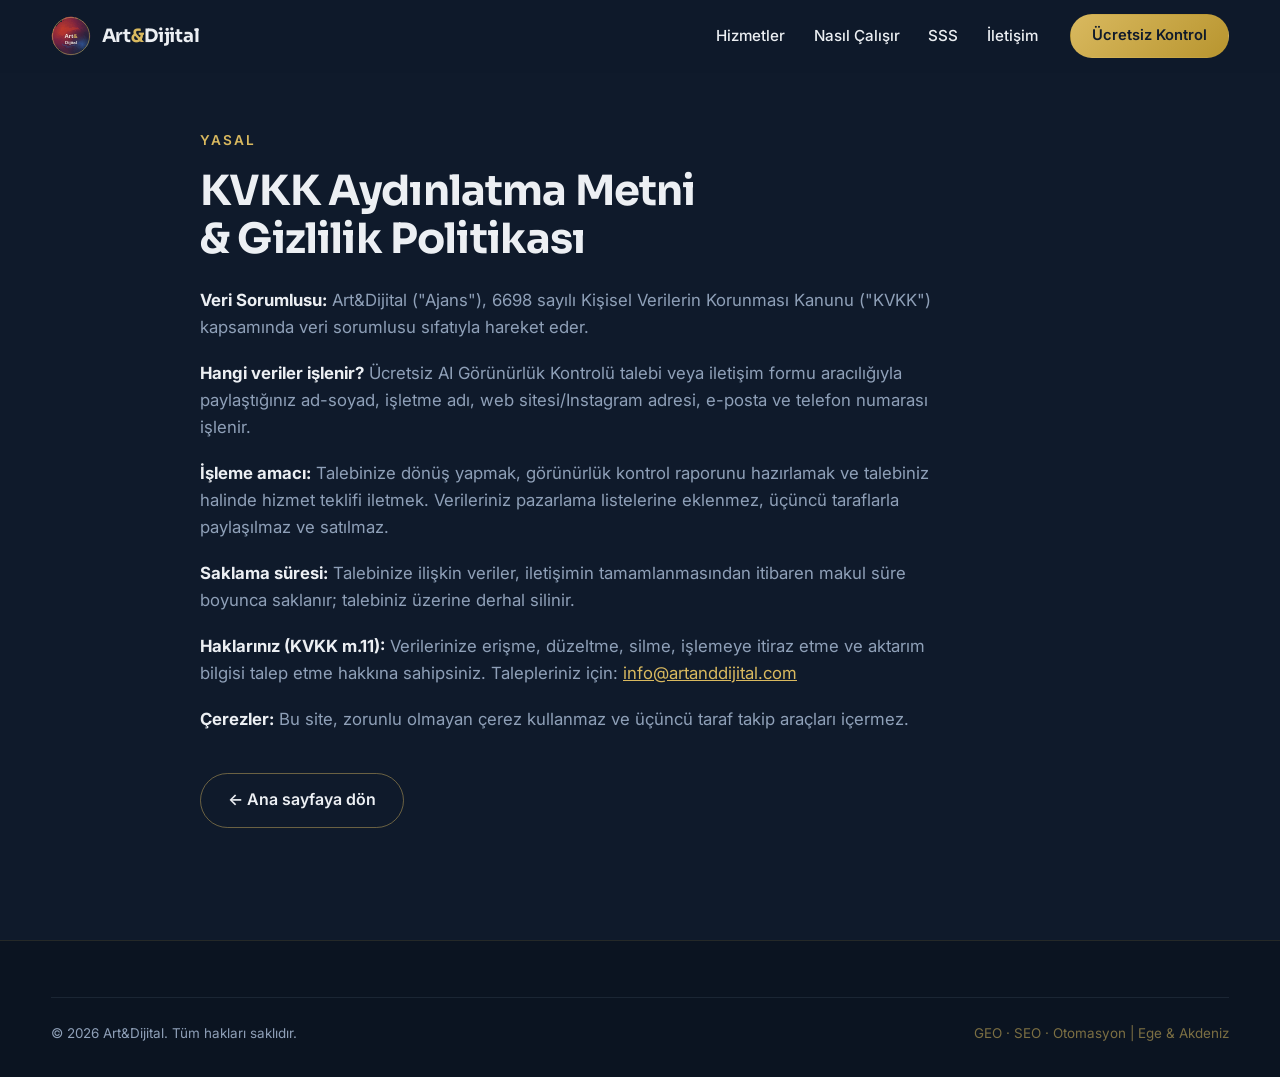
<file: gizlilik.html>
<!DOCTYPE html>
<html lang="tr">
<head>
  <!-- Google tag (gtag.js) -->
  <script async src="https://www.googletagmanager.com/gtag/js?id=G-L729SKS7PR"></script>
  <script>
    window.dataLayer = window.dataLayer || [];
    function gtag(){dataLayer.push(arguments);}
    gtag('js', new Date());
    gtag('config', 'G-L729SKS7PR');
  </script>
  <meta charset="UTF-8">
  <meta name="viewport" content="width=device-width, initial-scale=1.0">
  <title>KVKK &amp; Gizlilik Politikası — Art&amp;Dijital</title>
  <meta name="description" content="Art&Dijital KVKK aydınlatma metni ve gizlilik politikası.">
  <meta name="robots" content="index, follow">
  <link rel="canonical" href="https://artanddijital.com/gizlilik.html">
  <link rel="icon" type="image/svg+xml" href="assets/favicon.svg">
  <link rel="preconnect" href="https://fonts.googleapis.com">
  <link rel="preconnect" href="https://fonts.gstatic.com" crossorigin>
  <link href="https://fonts.googleapis.com/css2?family=Sora:wght@400..800&family=Inter:wght@400..700&display=swap" rel="stylesheet">
  <link rel="stylesheet" href="css/style.css?v=10">
</head>
<body>
  <header class="nav">
    <div class="container nav-inner">
      <a href="index.html" class="nav-logo" aria-label="Art&Dijital ana sayfa">
        <img src="assets/logo.svg" alt="Art&Dijital logosu" width="40" height="40">
        <span class="nav-wordmark">Art<em>&amp;</em>Dijital</span>
      </a>
      <nav class="nav-links" aria-label="Ana menü">
        <a href="index.html#hizmetler">Hizmetler</a>
        <a href="index.html#nasil-calisir">Nasıl Çalışır</a>
        <a href="index.html#sss">SSS</a>
        <a href="index.html#iletisim">İletişim</a>
      </nav>
      <a href="index.html#iletisim" class="btn btn-gold btn-nav">Ücretsiz Kontrol</a>
    </div>
  </header>

  <main class="section" style="padding-top: 130px;">
    <div class="container narrow">
      <p class="eyebrow">Yasal</p>
      <h1 style="font-size: clamp(1.8rem, 4vw, 2.6rem); margin-bottom: 1.5rem;">KVKK Aydınlatma Metni &amp; Gizlilik Politikası</h1>

      <div style="color: var(--gray-blue); display: flex; flex-direction: column; gap: 1.2rem; max-width: 68ch;">
        <p><strong style="color: var(--body-text);">Veri Sorumlusu:</strong> Art&amp;Dijital ("Ajans"), 6698 sayılı Kişisel
        Verilerin Korunması Kanunu ("KVKK") kapsamında veri sorumlusu sıfatıyla hareket eder.</p>

        <p><strong style="color: var(--body-text);">Hangi veriler işlenir?</strong> Ücretsiz AI Görünürlük Kontrolü talebi
        veya iletişim formu aracılığıyla paylaştığınız ad-soyad, işletme adı, web sitesi/Instagram adresi, e-posta ve
        telefon numarası işlenir.</p>

        <p><strong style="color: var(--body-text);">İşleme amacı:</strong> Talebinize dönüş yapmak, görünürlük kontrol
        raporunu hazırlamak ve talebiniz halinde hizmet teklifi iletmek. Verileriniz pazarlama listelerine eklenmez,
        üçüncü taraflarla paylaşılmaz ve satılmaz.</p>

        <p><strong style="color: var(--body-text);">Saklama süresi:</strong> Talebinize ilişkin veriler, iletişimin
        tamamlanmasından itibaren makul süre boyunca saklanır; talebiniz üzerine derhal silinir.</p>

        <p><strong style="color: var(--body-text);">Haklarınız (KVKK m.11):</strong> Verilerinize erişme, düzeltme, silme,
        işlemeye itiraz etme ve aktarım bilgisi talep etme hakkına sahipsiniz. Talepleriniz için:
        <a href="mailto:info@artanddijital.com">info@artanddijital.com</a></p>

        <p><strong style="color: var(--body-text);">Çerezler:</strong> Bu site, zorunlu olmayan çerez kullanmaz ve
        üçüncü taraf takip araçları içermez.</p>
      </div>

      <p style="margin-top: 2.5rem;"><a href="index.html" class="btn btn-ghost">← Ana sayfaya dön</a></p>
    </div>
  </main>

  <footer class="footer">
    <div class="container footer-bottom">
      <p>© 2026 Art&amp;Dijital. Tüm hakları saklıdır.</p>
      <p class="footer-tag">GEO · SEO · Otomasyon | Ege &amp; Akdeniz</p>
    </div>
  </footer>
</body>
</html>
</file>
<file: css/style.css>
/* ═══════════════════════════════════════════════════════════
   Art&Dijital — Tasarım Sistemi
   Rapor: %60 lacivert zemin · %30 kırık beyaz · %10 altın vurgu
   Fontlar: Sora (başlık) + Inter (gövde)
   ═══════════════════════════════════════════════════════════ */

:root {
  /* Renk paleti (rapor Bölüm 2) */
  --navy-deep:   #0F1A2B;  /* ana zemin */
  --navy-layer:  #16233C;  /* kart/bölüm zemini */
  --gold:        #D9B95F;  /* şampanya altın — vurgu, ikon, çizgi */
  --gold-dark:   #B8952F;  /* koyu altın — CTA, hover */
  --cream:       #F6F3EA;  /* kırık beyaz — açık bölüm zemini */
  --gray-blue:   #8FA0B8;  /* ikincil metin */
  --body-text:   #ECEFF3;  /* koyu zeminde gövde metni */
  --ink:         #1C2536;  /* açık zeminde metin */

  /* Tipografi (rapor Bölüm 3) */
  --font-head: "Sora", sans-serif;
  --font-body: "Inter", sans-serif;

  --container: 1180px;
  --radius: 14px;
  --shadow: 0 18px 50px rgba(4, 10, 22, .45);

  /* Hareket eğrileri (Emil Kowalski — güçlü custom easing) */
  --ease-out:    cubic-bezier(0.23, 1, 0.32, 1);      /* giriş/çıkış — anında tepki */
  --ease-in-out: cubic-bezier(0.77, 0, 0.175, 1);     /* ekran içi hareket */
  --ease-spring: cubic-bezier(0.34, 1.56, 0.64, 1);   /* hafif yaylı — butonlar */
}

/* ── Reset & taban ── */
*, *::before, *::after { box-sizing: border-box; margin: 0; padding: 0; }

html { scroll-behavior: smooth; overflow-x: hidden; }

body {
  font-family: var(--font-body);
  font-size: 1.05rem;          /* mobil min 16px üstü */
  line-height: 1.6;
  color: var(--body-text);
  background: var(--navy-deep);
  -webkit-font-smoothing: antialiased;
  overflow-x: hidden;
}

img { max-width: 100%; display: block; }

h1, h2, h3 {
  font-family: var(--font-head);
  letter-spacing: -0.02em;      /* rapor kuralı: başlıkta hafif sıkı */
  line-height: 1.15;
  font-weight: 700;
  text-wrap: balance;
}

/* Sabit nav için kaydırma çapası (bölümler başlığın altına konumlansın) */
section[id], [id] { scroll-margin-top: 90px; }

h1 { font-size: clamp(2.4rem, 6vw, 4.2rem); }
h2 { font-size: clamp(1.7rem, 4vw, 2.2rem); }
h3 { font-size: 1.4rem; }

p { max-width: 68ch; }

a { color: var(--gold); }

::selection { background: var(--gold); color: var(--navy-deep); }

.skip-link {
  position: absolute; left: -9999px; top: 0;
  background: var(--gold); color: var(--navy-deep);
  padding: .6rem 1rem; z-index: 200; border-radius: 0 0 8px 0;
}
.skip-link:focus { left: 0; }

.container { width: min(var(--container), 92vw); margin-inline: auto; }
.container.narrow { width: min(880px, 92vw); }

.section { padding: clamp(4rem, 9vw, 7rem) 0; position: relative; }

/* Açık (kırık beyaz) bölümler — %30 kuralı */
.section.light {
  background: var(--cream);
  color: var(--ink);
}
.section.light h2, .section.light h3 { color: var(--ink); }

/* ── Etiket / eyebrow: BÜYÜK HARF + geniş aralık (rapor kuralı) ── */
.eyebrow {
  font-size: 0.85rem;
  letter-spacing: 0.15em;
  text-transform: uppercase;
  color: var(--gold);
  font-weight: 600;
  margin-bottom: 1rem;
}

/* ── Cevap kapsülü (GEO): 40-60 kelimelik alıntılanabilir özet ── */
.capsule {
  border-left: 3px solid var(--gold);
  padding: .35rem 0 .35rem 1.1rem;
  color: var(--gray-blue);
  margin: 1.4rem 0 2.6rem;
  font-size: 1.02rem;
}
.capsule.on-light { color: #5A6880; }
.capsule.center { margin-inline: auto; text-align: left; }

/* ── Butonlar ── */
.btn {
  position: relative;
  display: inline-flex; align-items: center; justify-content: center;
  font-family: var(--font-body); font-weight: 600;
  padding: .85rem 1.7rem; border-radius: 999px;
  text-decoration: none; border: 1px solid transparent;
  cursor: pointer; font-size: 1rem;
  min-height: 48px;                 /* parmak-dostu (rapor Bölüm 9) */
  transition: transform .22s var(--ease-spring), box-shadow .22s var(--ease-out),
              background .22s var(--ease-out), border-color .22s var(--ease-out), color .22s var(--ease-out);
  overflow: hidden;
  isolation: isolate;
}
.btn-lg { padding: 1rem 2.2rem; font-size: 1.06rem; }
.btn-block { width: 100%; }

/* Press feedback — arayüz kullanıcıyı "duyuyor" (Emil) */
.btn:active { transform: scale(0.97); transition-duration: .12s; }

.btn-gold {
  background: linear-gradient(135deg, var(--gold) 0%, var(--gold-dark) 100%);
  color: var(--navy-deep);
}
/* Altın butonda kayan parıltı — hover'da soldan sağa geçer */
.btn-gold::after {
  content: ""; position: absolute; inset: 0; z-index: -1;
  background: linear-gradient(110deg, transparent 30%, rgba(255,255,255,.45) 50%, transparent 70%);
  transform: translateX(-120%);
  transition: transform .7s var(--ease-out);
}
@media (hover: hover) and (pointer: fine) {
  .btn-gold:hover, .btn-gold:focus-visible {
    transform: translateY(-2px);
    box-shadow: 0 10px 30px rgba(217, 185, 95, .38);
  }
  .btn-gold:hover::after, .btn-gold:focus-visible::after { transform: translateX(120%); }
}

.btn-ghost {
  background: transparent; color: var(--body-text);
  border-color: rgba(217, 185, 95, .45);
}
@media (hover: hover) and (pointer: fine) {
  .btn-ghost:hover, .btn-ghost:focus-visible {
    border-color: var(--gold); color: var(--gold);
    transform: translateY(-2px);
    box-shadow: 0 8px 22px rgba(217, 185, 95, .14);
  }
}
.section.light .btn-ghost { color: var(--ink); }

/* Klavye erişilebilirliği — görünür odak */
a:focus-visible, button:focus-visible, summary:focus-visible,
input:focus-visible, .btn:focus-visible {
  outline: 2px solid var(--gold);
  outline-offset: 3px;
}

/* ═══════════ NAVİGASYON ═══════════ */
.nav {
  position: fixed; inset: 0 0 auto 0; z-index: 100;
  background: rgba(15, 26, 43, .55);
  backdrop-filter: blur(14px);
  -webkit-backdrop-filter: blur(14px);
  border-bottom: 1px solid rgba(217, 185, 95, 0);
  transition: background .35s var(--ease-out), border-color .35s var(--ease-out), box-shadow .35s var(--ease-out);
}
/* Kaydırınca nav koyulaşır ve zeminden ayrışır */
.nav.scrolled {
  background: rgba(13, 22, 37, .88);
  border-bottom-color: rgba(217, 185, 95, .14);
  box-shadow: 0 8px 30px rgba(4, 10, 22, .35);
}
.nav-inner {
  display: flex; align-items: center; gap: 2rem;
  height: 72px;
  transition: height .35s var(--ease-out);
}
.nav.scrolled .nav-inner { height: 62px; }
.nav-logo {
  display: flex; align-items: center; gap: .65rem;
  text-decoration: none; color: var(--body-text);
}
.nav-logo img { border-radius: 50%; }
.nav-wordmark {
  font-family: var(--font-head); font-weight: 700; font-size: 1.15rem;
  letter-spacing: -0.01em;
}
.nav-wordmark em { color: var(--gold); font-style: normal; }

.nav-links { display: flex; gap: 1.8rem; margin-left: auto; }
.nav-links a {
  color: var(--body-text); text-decoration: none; font-size: .95rem; font-weight: 500;
  padding: .4rem 0; position: relative;
}
.nav-links a::after {
  content: ""; position: absolute; left: 0; bottom: 0;
  width: 100%; height: 2px; background: var(--gold);
  transform: scaleX(0); transform-origin: left;
  transition: transform .3s var(--ease-out);
}
@media (hover: hover) and (pointer: fine) {
  .nav-links a:hover { color: var(--gold); }
  .nav-links a:hover::after { transform: scaleX(1); }
}
.nav-links a { transition: color .2s var(--ease-out); }

.btn-nav { padding: .6rem 1.3rem; font-size: .92rem; min-height: 42px; }

.nav-toggle {
  display: none; background: none; border: 0; cursor: pointer;
  flex-direction: column; gap: 5px; padding: 10px;
}
.nav-toggle span {
  display: block; width: 24px; height: 2px;
  background: var(--body-text); transition: transform .2s, opacity .2s;
}
.nav-toggle[aria-expanded="true"] span:nth-child(1) { transform: translateY(7px) rotate(45deg); }
.nav-toggle[aria-expanded="true"] span:nth-child(2) { opacity: 0; }
.nav-toggle[aria-expanded="true"] span:nth-child(3) { transform: translateY(-7px) rotate(-45deg); }

/* ═══════════ 01 · HERO ═══════════ */
.hero {
  min-height: 100svh;
  display: flex; align-items: center;
  position: relative;
  padding: 120px 0 80px;
  background:
    radial-gradient(ellipse 80% 60% at 70% 20%, rgba(22, 35, 60, .9) 0%, transparent 60%),
    radial-gradient(ellipse 60% 50% at 20% 80%, rgba(184, 149, 47, .07) 0%, transparent 60%),
    var(--navy-deep);
}
#particles {
  position: absolute; inset: 0;
  width: 100%; height: 100%;
  pointer-events: none;
}
.hero-inner { position: relative; z-index: 2; }
.hero h1 { max-width: 17ch; margin-bottom: 1.4rem; }

.rotate-wrap {
  display: inline-block; position: relative; color: var(--gold);
  white-space: nowrap;
}
/* Altın alt çizgi — dönen kelimenin altında sabit bir vurgu */
.rotate-wrap::after {
  content: ""; position: absolute; left: 0; right: 0; bottom: -.06em;
  height: 3px; border-radius: 3px;
  background: linear-gradient(90deg, var(--gold), transparent);
  opacity: .5;
}
.rotate-word { display: inline-block; will-change: transform, filter; }
.rotate-word.out {
  opacity: 0; transform: translateY(-.35em); filter: blur(4px);
  transition: opacity .28s var(--ease-out), transform .28s var(--ease-out), filter .28s var(--ease-out);
}
.rotate-word.in { animation: wordIn .42s var(--ease-out); }
@keyframes wordIn {
  0%   { opacity: 0; transform: translateY(.45em); filter: blur(4px); }
  100% { opacity: 1; transform: translateY(0);     filter: blur(0); }
}

.hero-sub {
  font-size: clamp(1.05rem, 2vw, 1.2rem);
  color: var(--gray-blue);
  max-width: 56ch;
  margin-bottom: 2.2rem;
}
.hero-sub strong { color: var(--body-text); }

.hero-cta { display: flex; gap: 1rem; flex-wrap: wrap; margin-bottom: 1.6rem; }

.hero-trust { font-size: .88rem; color: var(--gray-blue); letter-spacing: .02em; }

.hero-fade {
  position: absolute; left: 0; right: 0; bottom: 0; height: 120px;
  background: linear-gradient(to bottom, transparent, var(--navy-deep));
  pointer-events: none;
}

/* ═══════════ 02 · KANIT ŞERİDİ ═══════════ */
.proof {
  padding: 3.5rem 0 4.5rem;
  border-top: 1px solid rgba(217, 185, 95, .12);
  background: var(--navy-deep);
}
.proof-label {
  text-align: center; font-size: .82rem; letter-spacing: .15em;
  text-transform: uppercase; color: var(--gray-blue); margin-bottom: 1.2rem;
}
.proof-strip {
  display: flex; justify-content: center; align-items: center;
  gap: 1.4rem; flex-wrap: wrap; list-style: none;
  font-family: var(--font-head); font-size: clamp(1.05rem, 2.4vw, 1.45rem);
  font-weight: 600; color: var(--body-text);
  margin-bottom: 3rem;
}
.proof-strip li[aria-hidden] { color: var(--gold); font-weight: 400; }

.stats-row {
  display: grid; grid-template-columns: repeat(3, 1fr); gap: 2rem;
  max-width: 900px; margin-inline: auto;
}
.stat { text-align: center; }
.stat-num {
  font-family: var(--font-head); font-weight: 800;
  font-size: clamp(2.2rem, 5vw, 3.2rem);
  color: var(--gold); display: block; line-height: 1.1;
}
.stat-unit { font-size: .5em; font-weight: 600; margin-left: .1em; }
.stat-desc { font-size: .92rem; color: var(--gray-blue); display: block; margin-top: .5rem; max-width: 26ch; margin-inline: auto; }

/* ═══════════ 03 · PROBLEM ═══════════ */
.pain-grid {
  display: grid; grid-template-columns: repeat(3, 1fr); gap: 1.4rem;
}
.pain-card {
  background: var(--navy-layer);
  border: 1px solid rgba(217, 185, 95, .14);
  border-radius: var(--radius);
  padding: 1.8rem 1.6rem;
  transition: transform .35s var(--ease-out), border-color .35s var(--ease-out), box-shadow .35s var(--ease-out);
}
@media (hover: hover) and (pointer: fine) {
  .pain-card:hover {
    transform: translateY(-6px);
    border-color: rgba(217, 185, 95, .4);
    box-shadow: 0 18px 40px rgba(4, 10, 22, .4);
  }
}
.pain-card h3 { font-size: 1.12rem; margin-bottom: .7rem; color: var(--gold); }
.pain-card p { font-size: .96rem; color: var(--gray-blue); }

/* ═══════════ 04 · CANLI DEMO ═══════════ */
.demo { background: linear-gradient(180deg, var(--navy-deep) 0%, var(--navy-layer) 100%); }
.demo-grid {
  display: grid; grid-template-columns: 1.1fr .9fr; gap: 4rem; align-items: center;
}
.demo-points { list-style: none; margin: 0 0 2rem; }
.demo-points li {
  padding-left: 1.6rem; position: relative; margin-bottom: .8rem; color: var(--body-text);
}
.demo-points li::before {
  content: "→"; position: absolute; left: 0; color: var(--gold);
}

/* Telefon mockup */
.phone-wrap { display: flex; flex-direction: column; align-items: center; gap: 1rem; }
.phone {
  width: min(340px, 86vw);
  background: #0B1420;
  border: 1px solid rgba(217, 185, 95, .25);
  border-radius: 38px;
  padding: 14px;
  box-shadow: var(--shadow), 0 0 80px rgba(217, 185, 95, .07);
  position: relative;
  animation: phoneFloat 6s var(--ease-in-out) infinite;
}
@keyframes phoneFloat {
  0%, 100% { transform: translateY(0) rotate(0deg); }
  50%      { transform: translateY(-12px) rotate(-.4deg); }
}
/* Telefonun arkasında yumuşak altın hale */
.phone::before {
  content: ""; position: absolute; inset: -40px; z-index: -1;
  background: radial-gradient(ellipse at center, rgba(217, 185, 95, .12), transparent 70%);
  animation: haloPulse 6s var(--ease-in-out) infinite;
}
@keyframes haloPulse {
  0%, 100% { opacity: .6; }
  50%      { opacity: 1; }
}
.phone-notch {
  width: 110px; height: 22px; background: #0B1420;
  border-radius: 0 0 14px 14px; margin: -14px auto 8px;
  border: 1px solid rgba(217, 185, 95, .15); border-top: 0;
}
.chat {
  background: #101B2C; border-radius: 26px; padding: 1rem;
  display: flex; flex-direction: column; gap: .8rem;
  min-height: 420px;
}
.chat-header {
  font-size: .8rem; color: var(--gray-blue); display: flex; align-items: center; gap: .45rem;
  padding-bottom: .6rem; border-bottom: 1px solid rgba(143, 160, 184, .15);
}
.chat-dot {
  width: 8px; height: 8px; border-radius: 50%; background: #4ADE80; display: inline-block;
  box-shadow: 0 0 0 0 rgba(74, 222, 128, .5);
  animation: chatPulse 2.4s var(--ease-out) infinite;
}
@keyframes chatPulse {
  0%   { box-shadow: 0 0 0 0 rgba(74, 222, 128, .5); }
  70%  { box-shadow: 0 0 0 7px rgba(74, 222, 128, 0); }
  100% { box-shadow: 0 0 0 0 rgba(74, 222, 128, 0); }
}
/* Balonlar telefon görününce sırayla belirir (JS .play ekler) */
.chat.play .chat-msg { animation: msgIn .55s var(--ease-out) both; }
.chat.play .chat-msg.user { animation-delay: .1s; }
.chat.play .chat-msg.ai   { animation-delay: .55s; }
@keyframes msgIn {
  from { opacity: 0; transform: translateY(12px) scale(.97); filter: blur(3px); }
  to   { opacity: 1; transform: translateY(0) scale(1);      filter: blur(0); }
}
.chat-msg { border-radius: 14px; padding: .8rem 1rem; font-size: .86rem; line-height: 1.5; }
.chat-msg p { margin-bottom: .5rem; }
.chat-msg p:last-child { margin-bottom: 0; }
.chat-msg.user {
  background: var(--navy-layer); color: var(--body-text);
  align-self: flex-end; max-width: 85%;
  border: 1px solid rgba(143, 160, 184, .2);
}
.chat-msg.ai {
  background: rgba(217, 185, 95, .06); color: var(--body-text);
  border: 1px solid rgba(217, 185, 95, .18);
  max-width: 95%;
}
.chat-msg .gold { color: var(--gold); }
.chat-msg .dim { color: var(--gray-blue); font-size: .8rem; }
.phone-caption { font-size: .82rem; color: var(--gray-blue); text-align: center; max-width: 34ch; }
.phone-caption strong { color: var(--gold); }

/* ═══════════ 05 · SİSTEM — MİSAFİR YOLCULUĞU ═══════════ */
.card-icon {
  width: 54px; height: 54px; color: var(--gold-dark);
  margin-bottom: 1.2rem;
  transition: transform .4s var(--ease-spring), color .3s var(--ease-out);
}
.card-icon svg { width: 100%; height: 100%; }

/* 3 aşamalı boru hattı: Görünürlük → Güven → Satış */
.pipeline {
  display: grid;
  grid-template-columns: 1fr auto 1fr auto 1fr;
  align-items: stretch; gap: .4rem;
  margin-bottom: 2.4rem;
}
.stage {
  background: #FFFFFF;
  border: 1px solid rgba(28, 37, 54, .08);
  border-radius: var(--radius);
  padding: 2rem 1.7rem;
  position: relative; overflow: hidden;
  display: flex; flex-direction: column;
  transition: transform .4s var(--ease-out), box-shadow .4s var(--ease-out), border-color .4s var(--ease-out);
}
.stage::before {
  content: ""; position: absolute; top: 0; left: 0; right: 0; height: 3px;
  background: linear-gradient(90deg, var(--gold), var(--gold-dark));
  transform: scaleX(0); transform-origin: left;
  transition: transform .45s var(--ease-out);
}
@media (hover: hover) and (pointer: fine) {
  .stage:hover { transform: translateY(-6px); box-shadow: 0 22px 50px rgba(28, 37, 54, .15); }
  .stage:hover::before { transform: scaleX(1); }
  .stage:hover .card-icon { transform: scale(1.08) rotate(-4deg); color: var(--gold); }
}
.stage-hot {
  background: linear-gradient(180deg, #FFFFFF 0%, #FBF6EA 100%);
  border-color: rgba(184, 149, 47, .35);
}
.stage-hot::before { transform: scaleX(1); }

.stage-tag {
  display: inline-block;
  font-size: .74rem; font-weight: 700; letter-spacing: .1em; text-transform: uppercase;
  color: var(--gold-dark); background: rgba(217, 185, 95, .14);
  padding: .3rem .7rem; border-radius: 999px; margin-bottom: 1.2rem;
  align-self: flex-start;
}
.stage h3 { font-size: 1.22rem; margin-bottom: .35rem; color: var(--ink); }
.stage-lead {
  font-family: var(--font-head); font-weight: 600; font-size: .82rem;
  letter-spacing: .04em; color: var(--gold-dark); margin-bottom: .9rem;
  text-transform: uppercase;
}
.stage > p { font-size: .95rem; color: #5A6880; margin-bottom: 1.1rem; }
.stage-list { list-style: none; margin-top: auto; display: grid; gap: .5rem; }
.stage-list li {
  position: relative; padding-left: 1.5rem; font-size: .88rem; color: var(--ink);
}
.stage-list li::before {
  content: ""; position: absolute; left: 0; top: .45em;
  width: 8px; height: 8px; border-radius: 50%;
  background: var(--gold); box-shadow: 0 0 0 3px rgba(217, 185, 95, .2);
}
.pipe-arrow {
  display: flex; align-items: center; justify-content: center;
  color: var(--gold-dark); width: 30px;
}
.pipe-arrow svg { width: 24px; height: 24px; }

/* Otonom asistan spotlight — en kritik katman (koyu, kontrast) */
.agent-spotlight {
  display: grid; grid-template-columns: 1.25fr 1fr; gap: 0;
  border-radius: var(--radius); overflow: hidden;
  box-shadow: var(--shadow);
}
.agent-copy {
  background:
    radial-gradient(ellipse 70% 90% at 0% 0%, rgba(217, 185, 95, .12), transparent 60%),
    var(--navy-deep);
  color: var(--body-text);
  padding: 2.6rem 2.4rem;
}
.agent-eyebrow {
  font-size: .78rem; letter-spacing: .14em; text-transform: uppercase;
  color: var(--gold); font-weight: 600; margin-bottom: 1rem;
}
.agent-copy h3 { font-size: clamp(1.5rem, 3vw, 2rem); color: var(--cream); margin-bottom: 1rem; }
.agent-copy > p { font-size: 1rem; color: var(--gray-blue); margin-bottom: 1.6rem; }
.agent-copy strong { color: var(--gold); }
.agent-stats {
  display: grid; grid-template-columns: repeat(3, 1fr); gap: 1rem;
  padding: 1.4rem 0; margin-bottom: 1.4rem;
  border-top: 1px solid rgba(217, 185, 95, .18);
  border-bottom: 1px solid rgba(217, 185, 95, .18);
}
.agent-num {
  display: block; font-family: var(--font-head); font-weight: 800;
  font-size: clamp(1.8rem, 4vw, 2.4rem); color: var(--gold); line-height: 1;
  font-variant-numeric: tabular-nums;
}
.agent-lbl { display: block; font-size: .76rem; color: var(--gray-blue); margin-top: .4rem; }
.agent-punch {
  font-family: var(--font-head); font-weight: 600; font-size: 1.05rem;
  color: var(--body-text); margin-bottom: 0;
}

/* Asistanın gün-boyu akış timeline'ı */
.agent-timeline {
  background: var(--navy-layer);
  padding: 2.4rem 2rem;
  display: flex; flex-direction: column;
}
.timeline-title {
  font-size: .8rem; letter-spacing: .14em; text-transform: uppercase;
  color: var(--gold); font-weight: 600; margin-bottom: 1.4rem;
}
.agent-timeline ul { list-style: none; display: grid; gap: 1.1rem; margin-bottom: 1.6rem; position: relative; }
.agent-timeline ul::before {
  content: ""; position: absolute; left: 6px; top: .4rem; bottom: .4rem; width: 2px;
  background: linear-gradient(180deg, var(--gold), rgba(217,185,95,.1));
}
.agent-timeline li { position: relative; padding-left: 1.9rem; }
.agent-timeline li::before {
  content: ""; position: absolute; left: 0; top: .3rem;
  width: 14px; height: 14px; border-radius: 50%;
  background: var(--navy-layer); border: 2px solid var(--gold);
}
.tl-time {
  display: block; font-family: var(--font-head); font-weight: 700;
  font-size: .82rem; color: var(--gold); letter-spacing: .03em; margin-bottom: .2rem;
  font-variant-numeric: tabular-nums;
}
.tl-text { font-size: .9rem; color: var(--gray-blue); }
.tl-text strong { color: var(--body-text); }
.agent-timeline .btn { margin-top: auto; }

/* ═══════════ 06 · NASIL ÇALIŞIR ═══════════ */
.steps {
  display: grid; grid-template-columns: repeat(4, 1fr); gap: 1.4rem;
  list-style: none; counter-reset: step;
}
.step {
  background: var(--navy-layer);
  border: 1px solid rgba(217, 185, 95, .14);
  border-radius: var(--radius);
  padding: 1.8rem 1.5rem;
  position: relative;
  transition: transform .35s var(--ease-out), border-color .35s var(--ease-out);
}
/* Adımları birbirine bağlayan altın çizgi (masaüstü) */
.step:not(:last-child)::after {
  content: ""; position: absolute; top: 2.6rem; right: -.85rem; width: 1.7rem; height: 2px;
  background: linear-gradient(90deg, rgba(217,185,95,.5), rgba(217,185,95,.1));
  z-index: 1;
}
@media (hover: hover) and (pointer: fine) {
  .step:hover { transform: translateY(-5px); border-color: rgba(217, 185, 95, .4); }
  .step:hover .step-num { -webkit-text-stroke-color: var(--gold); color: rgba(217,185,95,.12); }
}
.step-num {
  font-family: var(--font-head); font-weight: 800; font-size: 2rem;
  color: transparent;
  -webkit-text-stroke: 1.5px var(--gold);
  display: block; margin-bottom: .9rem;
  transition: color .35s var(--ease-out);
}
.step h3 { font-size: 1.1rem; margin-bottom: .6rem; color: var(--gold); }
.step p { font-size: .93rem; color: var(--gray-blue); }

/* ═══════════ 07 · NEDEN BİZ ═══════════ */
.why h2 { margin-bottom: .5rem; }
.why-grid { display: grid; grid-template-columns: 1fr 1fr; gap: 1.6rem; }
.why-col {
  border-radius: var(--radius); padding: 2rem 1.8rem;
  border: 1px solid rgba(217, 185, 95, .14);
  background: var(--navy-layer);
}
.why-col h3 { font-size: 1.1rem; margin-bottom: 1.1rem; display: flex; align-items: center; gap: .6rem; }
.why-col .mark {
  width: 28px; height: 28px; border-radius: 50%;
  display: inline-flex; align-items: center; justify-content: center;
  font-size: .85rem; flex-shrink: 0;
}
.why-col.do .mark { background: rgba(217, 185, 95, .15); color: var(--gold); }
.why-col.dont .mark { background: rgba(143, 160, 184, .15); color: var(--gray-blue); }
.why-col ul { list-style: none; }
.why-col li {
  padding: .55rem 0 .55rem 1.2rem; position: relative;
  font-size: .96rem; color: var(--body-text);
  border-bottom: 1px solid rgba(143, 160, 184, .1);
}
.why-col li:last-child { border-bottom: 0; }
.why-col li::before { content: "—"; position: absolute; left: 0; color: var(--gold); }
.why-col.dont li { color: var(--gray-blue); }
.why-col.dont li::before { color: var(--gray-blue); }

/* ═══════════ 08 · KOMİSYON MATEMATİĞİ ═══════════ */
.roi-grid { display: grid; grid-template-columns: 1fr 1fr; gap: 2.5rem; align-items: stretch; }

.roi-compare {
  display: grid; grid-template-columns: 1fr auto 1fr; gap: 1.2rem; align-items: center;
  background: #FFFFFF; border-radius: var(--radius); padding: 2.2rem 1.8rem;
  box-shadow: 0 8px 30px rgba(28, 37, 54, .06);
}
.roi-side h3 { font-size: 1rem; margin-bottom: 1rem; text-align: center; }
.roi-vs {
  font-family: var(--font-head); font-weight: 800; color: var(--gold-dark);
  font-size: 1.1rem;
}
.roi-bar-wrap { height: 180px; display: flex; align-items: flex-end; justify-content: center; }
.roi-bar {
  width: 84px; border-radius: 10px 10px 4px 4px;
  display: flex; align-items: flex-start; justify-content: center;
  padding-top: .7rem; font-size: .78rem; font-weight: 600;
  transition: height 1s cubic-bezier(.2,.7,.3,1);
}
.roi-bar span { writing-mode: initial; }
.ota-bar { height: 82%; background: linear-gradient(180deg, #8C2F39 0%, #5E1F27 100%); color: #F6D8DC; }
.direct-bar { height: 100%; background: linear-gradient(180deg, var(--gold) 0%, var(--gold-dark) 100%); color: var(--navy-deep); }
.roi-loss { text-align: center; font-size: .85rem; color: #8C2F39; margin-top: .8rem; font-weight: 600; }
.roi-gain { text-align: center; font-size: .85rem; color: var(--gold-dark); margin-top: .8rem; font-weight: 600; }

/* Mini hesaplayıcı */
.calc {
  background: var(--navy-deep); color: var(--body-text);
  border-radius: var(--radius); padding: 2.2rem 2rem;
  display: flex; flex-direction: column; gap: 1.3rem;
}
.calc h3 { color: var(--cream); font-size: 1.2rem; }
.calc label {
  display: flex; flex-direction: column; gap: .5rem;
  font-size: .9rem; color: var(--gray-blue);
}
.calc output { color: var(--gold); font-weight: 700; font-family: var(--font-head); }
.calc input[type="range"] {
  width: 100%; accent-color: var(--gold); height: 32px; cursor: pointer;
}
.calc-result {
  border-top: 1px solid rgba(217, 185, 95, .2);
  padding-top: 1.2rem;
  display: flex; flex-direction: column; gap: .3rem;
}
.calc-label { font-size: .85rem; color: var(--gray-blue); }
.calc-num {
  font-family: var(--font-head); font-weight: 800;
  font-size: 2.4rem; color: var(--gold); line-height: 1.1;
}
.calc-note { font-size: .85rem; color: var(--gray-blue); }

/* ═══════════ 08 · NEDEN ŞİMDİ (KANIT + ACİLİYET) ═══════════ */
.why-now {
  position: relative; overflow: hidden;
  background: linear-gradient(180deg, var(--navy-deep) 0%, #0C1524 100%);
}
/* İnce ızgara zemin — "veri / gösterge paneli" hissi */
.wn-grid-bg {
  position: absolute; inset: 0; pointer-events: none;
  background-image:
    linear-gradient(rgba(217, 185, 95, .05) 1px, transparent 1px),
    linear-gradient(90deg, rgba(217, 185, 95, .05) 1px, transparent 1px);
  background-size: 46px 46px;
  mask-image: radial-gradient(ellipse 80% 70% at 50% 30%, #000 0%, transparent 75%);
  -webkit-mask-image: radial-gradient(ellipse 80% 70% at 50% 30%, #000 0%, transparent 75%);
}
.why-now .container { position: relative; z-index: 1; }

.wn-stats {
  display: grid; grid-template-columns: repeat(3, 1fr); gap: 1.2rem;
  margin-bottom: 2.6rem;
}
.wn-card {
  background: rgba(22, 35, 60, .55);
  border: 1px solid rgba(217, 185, 95, .16);
  border-radius: var(--radius);
  padding: 1.7rem 1.6rem;
  position: relative; overflow: hidden;
  transition: transform .35s var(--ease-out), border-color .35s var(--ease-out), box-shadow .35s var(--ease-out);
}
.wn-card::before {
  content: ""; position: absolute; top: 0; left: 0; right: 0; height: 3px;
  background: linear-gradient(90deg, var(--gold), transparent);
  transform: scaleX(0); transform-origin: left;
  transition: transform .5s var(--ease-out);
}
@media (hover: hover) and (pointer: fine) {
  .wn-card:hover { transform: translateY(-5px); border-color: rgba(217, 185, 95, .4); box-shadow: 0 18px 40px rgba(4, 10, 22, .45); }
  .wn-card:hover::before { transform: scaleX(1); }
}
/* En çarpıcı kart (3 kat büyüme) — vurgulanır */
.wn-hot { border-color: rgba(217, 185, 95, .4); background: rgba(217, 185, 95, .06); }
.wn-hot::before { transform: scaleX(1); }

.wn-num {
  display: flex; align-items: baseline; gap: .1em;
  font-family: var(--font-head); font-weight: 800;
  font-size: clamp(2.6rem, 6vw, 3.6rem);
  color: var(--gold); line-height: 1; margin-bottom: .8rem;
  font-variant-numeric: tabular-nums;
}
.wn-unit { font-size: .34em; font-weight: 700; color: var(--gold); letter-spacing: .02em; }
.wn-desc { font-size: .95rem; color: var(--gray-blue); max-width: 32ch; }

/* Referans üst-simgesi */
.ref {
  display: inline-flex; align-items: center; justify-content: center;
  min-width: 16px; height: 16px; padding: 0 4px; margin-left: 4px;
  font-size: .62rem; font-weight: 700; line-height: 1;
  color: var(--gold); background: rgba(217, 185, 95, .14);
  border-radius: 5px; text-decoration: none; vertical-align: super;
  transition: background .2s var(--ease-out), color .2s var(--ease-out);
}
.ref:hover, .ref:focus-visible { background: var(--gold); color: var(--navy-deep); }

/* Aciliyet bandı — erken hareket avantajı */
.urgency {
  display: flex; gap: 1.4rem; align-items: flex-start;
  background:
    radial-gradient(ellipse 60% 100% at 0% 0%, rgba(217, 185, 95, .1), transparent 70%),
    rgba(22, 35, 60, .7);
  border: 1px solid rgba(217, 185, 95, .28);
  border-left: 3px solid var(--gold);
  border-radius: var(--radius);
  padding: 2rem 2rem;
  margin-bottom: 2.4rem;
}
.urgency-mark {
  flex-shrink: 0; width: 42px; height: 42px; color: var(--gold);
}
.urgency-mark svg { width: 100%; height: 100%; }
.urgency-body h3 { font-size: 1.24rem; margin-bottom: .8rem; color: var(--cream); }
.urgency-body p { font-size: .98rem; color: var(--gray-blue); margin-bottom: .9rem; }
.urgency-body strong { color: var(--body-text); }
.urgency-punch {
  font-family: var(--font-head); font-weight: 600; font-size: 1.05rem !important;
  color: var(--gold) !important; margin-bottom: 1.4rem !important;
}

/* Kaynaklar listesi */
.references {
  border-top: 1px solid rgba(143, 160, 184, .16);
  padding-top: 1.6rem;
}
.ref-title {
  font-size: .8rem; letter-spacing: .15em; text-transform: uppercase;
  color: var(--gray-blue); margin-bottom: 1rem;
}
.ref-list {
  list-style: none; counter-reset: ref;
  display: grid; gap: .7rem;
}
.ref-list li {
  counter-increment: ref;
  position: relative; padding-left: 2rem;
  font-size: .84rem; color: var(--gray-blue); line-height: 1.5;
  scroll-margin-top: 100px;
}
.ref-list li::before {
  content: counter(ref); position: absolute; left: 0; top: 0;
  width: 1.4rem; height: 1.4rem; display: flex; align-items: center; justify-content: center;
  font-family: var(--font-head); font-size: .72rem; font-weight: 700;
  color: var(--gold); background: rgba(217, 185, 95, .12); border-radius: 6px;
}
.ref-list li:target::before { background: var(--gold); color: var(--navy-deep); }
.ref-list a { color: var(--gold); text-decoration: none; white-space: nowrap; font-weight: 600; }
.ref-list a:hover { text-decoration: underline; }

/* ═══════════ 09 · SSS ═══════════ */
.faq-list { display: flex; flex-direction: column; gap: .9rem; margin-top: 2.4rem; }
.faq-item {
  background: var(--navy-layer);
  border: 1px solid rgba(217, 185, 95, .14);
  border-radius: var(--radius);
  overflow: hidden;
  transition: border-color .3s var(--ease-out), background .3s var(--ease-out);
}
.faq-item[open] { border-color: rgba(217, 185, 95, .45); }
@media (hover: hover) and (pointer: fine) {
  .faq-item:hover { border-color: rgba(217, 185, 95, .3); background: #182742; }
}
.faq-item summary {
  cursor: pointer; list-style: none;
  padding: 1.15rem 3.2rem 1.15rem 1.4rem;
  font-family: var(--font-head); font-weight: 600; font-size: 1.02rem;
  position: relative; user-select: none;
  transition: color .2s var(--ease-out);
}
.faq-item[open] summary { color: var(--gold); }
.faq-item summary::-webkit-details-marker { display: none; }
.faq-item summary::after {
  content: "+"; position: absolute; right: 1.3rem; top: 50%;
  transform: translateY(-50%);
  color: var(--gold); font-size: 1.5rem; font-weight: 400; line-height: 1;
  transition: transform .3s var(--ease-spring);
}
.faq-item[open] summary::after { transform: translateY(-50%) rotate(135deg); }
.faq-item p {
  padding: 0 1.4rem 1.3rem; color: var(--gray-blue); font-size: .97rem;
}
/* Açılışta içerik yumuşakça belirir */
.faq-item[open] p { animation: faqReveal .4s var(--ease-out) both; }
@keyframes faqReveal {
  from { opacity: 0; transform: translateY(-6px); }
  to   { opacity: 1; transform: translateY(0); }
}

/* ═══════════ 10 · SON CTA ═══════════ */
.final-cta {
  background:
    radial-gradient(ellipse 70% 60% at 50% 0%, rgba(217, 185, 95, .08) 0%, transparent 60%),
    var(--navy-deep);
  text-align: center;
  border-top: 1px solid rgba(217, 185, 95, .12);
}
.final-cta h2 { margin-inline: auto; margin-bottom: 1rem; }
.final-cta .gold { color: var(--gold); }
.final-cta .capsule { border-left: 0; border-top: 3px solid var(--gold); padding: 1rem 0 0; max-width: 60ch; }

.cta-form {
  max-width: 560px; margin-inline: auto; text-align: left;
  display: flex; flex-direction: column; gap: 1.1rem;
  background: var(--navy-layer);
  border: 1px solid rgba(217, 185, 95, .18);
  border-radius: var(--radius);
  padding: 2rem 1.8rem;
}
.form-row { display: grid; grid-template-columns: 1fr 1fr; gap: 1.1rem; }
.cta-form label {
  display: flex; flex-direction: column; gap: .45rem;
  font-size: .88rem; color: var(--gray-blue); font-weight: 500;
}
.cta-form input {
  background: var(--navy-deep);
  border: 1px solid rgba(143, 160, 184, .25);
  border-radius: 10px;
  padding: .85rem 1rem;
  color: var(--body-text);
  font-size: 1rem; font-family: var(--font-body);
  min-height: 48px;
  transition: border-color .25s var(--ease-out), box-shadow .25s var(--ease-out), background .25s var(--ease-out);
}
.cta-form input::placeholder { color: rgba(143, 160, 184, .6); }
.cta-form input:hover { border-color: rgba(217, 185, 95, .35); }
.cta-form input:focus {
  outline: none; border-color: var(--gold);
  box-shadow: 0 0 0 3px rgba(217, 185, 95, .15);
  background: #0C1626;
}
.cta-buttons { display: flex; gap: 1rem; flex-wrap: wrap; margin-top: .4rem; }
.cta-buttons .btn { flex: 1; min-width: 200px; }
.form-note { font-size: .8rem; color: var(--gray-blue); text-align: center; }

/* ═══════════ 11 · FOOTER ═══════════ */
.footer {
  background: #0B1421;
  border-top: 1px solid rgba(217, 185, 95, .12);
  padding: 3.5rem 0 2rem;
}
.footer-grid {
  display: grid; grid-template-columns: 1.4fr 1fr 1.3fr 1fr; gap: 2.5rem;
  padding-bottom: 2.5rem;
}
.footer-brand p { font-size: .92rem; color: var(--gray-blue); margin-top: 1rem; }
.footer h3 {
  font-size: .82rem; letter-spacing: .15em; text-transform: uppercase;
  color: var(--gold); margin-bottom: 1rem;
}
.footer-links, .footer-contact { display: flex; flex-direction: column; gap: .6rem; }
.footer-links a, .footer-contact a {
  color: var(--body-text); text-decoration: none; font-size: .95rem;
  transition: color .2s var(--ease-out), transform .2s var(--ease-out);
  width: fit-content;
}
@media (hover: hover) and (pointer: fine) {
  .footer-links a:hover, .footer-contact a:hover { color: var(--gold); transform: translateX(3px); }
}
.footer-bottom {
  border-top: 1px solid rgba(143, 160, 184, .12);
  padding-top: 1.6rem;
  display: flex; justify-content: space-between; gap: 1rem; flex-wrap: wrap;
  font-size: .84rem; color: var(--gray-blue);
}
.footer-tag { color: rgba(217, 185, 95, .55); }

/* ═══════════ Mobil sabit CTA (rapor Bölüm 9) ═══════════ */
.mobile-cta {
  display: none;
  position: fixed; left: 0; right: 0; bottom: 0; z-index: 90;
  padding: .7rem .9rem calc(.7rem + env(safe-area-inset-bottom));
  background: rgba(15, 26, 43, .92);
  backdrop-filter: blur(12px);
  border-top: 1px solid rgba(217, 185, 95, .2);
}

/* ═══════════ Scroll-reveal (rapor Bölüm 8) ═══════════ */
.reveal {
  opacity: 0;
  transform: translateY(28px);
  filter: blur(6px);
  transition: opacity .8s var(--ease-out), transform .8s var(--ease-out), filter .8s var(--ease-out);
  transition-delay: var(--reveal-delay, 0ms);   /* JS sıralı gecikme atar */
  will-change: opacity, transform;
}
.reveal.visible { opacity: 1; transform: translateY(0); filter: blur(0); }

/* ── Başlık girişi: kelime kelime (JS böler) ── */
.words-split { text-wrap: initial; }          /* inline-block kelimelerle balance çakışmasın */
.words-split .word {
  display: inline-block;
  opacity: 0;
  transform: translateY(0.5em);
  filter: blur(6px);
  will-change: transform, filter, opacity;
}
.words-split.play .word {
  animation: wordUp .6s var(--ease-out) both;
  animation-delay: var(--wd, 0ms);
}
@keyframes wordUp {
  from { opacity: 0; transform: translateY(0.5em); filter: blur(6px); }
  to   { opacity: 1; transform: translateY(0);     filter: blur(0); }
}

/* ── Rakam girişi: sayaçla eşzamanlı pop ── */
.stat-num.pop { animation: numPop .65s var(--ease-out) both; }
@keyframes numPop {
  0%   { opacity: 0; transform: scale(0.78); filter: blur(5px); }
  55%  { opacity: 1; }
  100% { opacity: 1; transform: scale(1);    filter: blur(0); }
}
/* Sayarken altın rakam hafifçe parlar */
.counter { transition: text-shadow .3s var(--ease-out); }
.stat-num.counting .counter { text-shadow: 0 0 22px rgba(217, 185, 95, .45); }

@media (prefers-reduced-motion: reduce) {
  .words-split .word { opacity: 1; transform: none; filter: none; animation: none; }
  .stat-num.pop, .stat-num.counting .counter { animation: none; text-shadow: none; }
}

@media (prefers-reduced-motion: reduce) {
  html { scroll-behavior: auto; }
  /* Hareket kaldırılır ama yumuşak bir opaklık belirişi korunur (Emil: opaklık geçişi sakıncasız) */
  .reveal { transform: none; filter: none; transition: opacity .6s ease; transition-delay: 0ms !important; }
  .reveal.visible { transform: none; filter: none; }
  .rotate-word.in, .rotate-word.out { animation: none; transition: none; filter: none; }
  .phone, .phone::before, .chat-dot { animation: none; }
  .chat.play .chat-msg { animation: none; }
  .btn, .card, .pain-card, .step, .card-icon { transition: none; }
  #particles { display: none; }
}

/* ═══════════ Duyarlı tasarım ═══════════ */
@media (max-width: 980px) {
  .demo-grid { grid-template-columns: 1fr; gap: 3rem; }
  .pain-grid { grid-template-columns: 1fr 1fr; }
  .wn-stats { grid-template-columns: 1fr 1fr; }
  /* Boru hattı dikey akışa geçer, oklar aşağı döner */
  .pipeline { grid-template-columns: 1fr; gap: .6rem; }
  .pipe-arrow { transform: rotate(90deg); margin: .1rem auto; }
  .agent-spotlight { grid-template-columns: 1fr; }
  .steps { grid-template-columns: 1fr 1fr; }
  .step:not(:last-child)::after { display: none; }   /* bağlayıcı çizgiler yalnızca 4'lü sırada */
  .roi-grid { grid-template-columns: 1fr; }
  .footer-grid { grid-template-columns: 1fr 1fr; }
}

@media (max-width: 720px) {
  .nav-links {
    display: flex;
    position: absolute; top: 72px; left: 0; right: 0;
    background: rgba(13, 22, 37, .98);
    backdrop-filter: blur(14px);
    flex-direction: column; gap: 0;
    padding: .5rem 4vw 1.2rem;
    border-bottom: 1px solid rgba(217, 185, 95, .15);
    /* Yumuşak açılış: gizliyken yukarı kayık ve şeffaf */
    opacity: 0; visibility: hidden;
    transform: translateY(-12px);
    transition: opacity .3s var(--ease-out), transform .3s var(--ease-out), visibility .3s;
  }
  .nav-links.open { opacity: 1; visibility: visible; transform: translateY(0); }
  .nav-links a {
    padding: .9rem 0; font-size: 1.05rem; border-bottom: 1px solid rgba(143,160,184,.08);
    opacity: 0; transform: translateX(-10px);
    transition: opacity .3s var(--ease-out), transform .3s var(--ease-out), color .2s var(--ease-out);
  }
  .nav-links.open a { opacity: 1; transform: translateX(0); }
  .nav-links.open a:nth-child(1) { transition-delay: .05s; }
  .nav-links.open a:nth-child(2) { transition-delay: .1s; }
  .nav-links.open a:nth-child(3) { transition-delay: .15s; }
  .nav-links.open a:nth-child(4) { transition-delay: .2s; }
  .btn-nav { display: none; }
  .nav-toggle { display: flex; margin-left: auto; }

  .hero { padding-top: 100px; min-height: auto; }
  .hero h1 { font-size: clamp(2rem, 8.5vw, 2.6rem); }
  .hero-cta .btn { width: 100%; }

  .stats-row { grid-template-columns: 1fr; gap: 1.8rem; }
  .pain-grid, .steps, .why-grid, .form-row { grid-template-columns: 1fr; }
  .wn-stats { grid-template-columns: 1fr 1fr; gap: .8rem; }
  .wn-card { padding: 1.3rem 1.2rem; }
  .urgency { flex-direction: column; gap: 1rem; padding: 1.6rem 1.4rem; }
  .agent-copy, .agent-timeline { padding: 1.8rem 1.4rem; }
  .agent-stats { gap: .6rem; }
  .agent-lbl { font-size: .68rem; }
  .roi-compare { grid-template-columns: 1fr; }
  .roi-vs { text-align: center; }
  .roi-bar-wrap { height: 120px; }
  .footer-grid { grid-template-columns: 1fr; gap: 2rem; }
  .footer-bottom { flex-direction: column; text-align: center; }

  .mobile-cta { display: block; animation: ctaSlideUp .5s var(--ease-out) both; }
  @keyframes ctaSlideUp {
    from { transform: translateY(100%); }
    to   { transform: translateY(0); }
  }
  body { padding-bottom: 76px; }   /* sabit CTA çubuğu için nefes payı */
  .section { padding: 3.5rem 0; }

  /* Mobilde ağır hover animasyonları yerine sade dokunuş */
  .phone { animation-duration: 8s; }
}

/* ═══════════════════════════════════════════════════════════
   GEO GÜNCELLEMESİ (13 Tem 2026) — alıntı kartı + rehber sayfaları
   Rapor dayanağı: D1 (quotation en güçlü yöntem), EK-6 (fan-out sayfaları)
   ═══════════════════════════════════════════════════════════ */

/* ── Alıntı kartı (uzman alıntısı — Princeton üçlüsünün 3. ayağı) ── */
.quote-card {
  margin: 2.8rem auto 0; max-width: 800px;
  padding: 1.8rem 2rem;
  border-left: 3px solid var(--gold);
  background: var(--navy-layer);
  border-radius: 0 var(--radius) var(--radius) 0;
}
.quote-card blockquote p {
  font-family: var(--font-head); font-weight: 600;
  font-size: clamp(1.05rem, 2.2vw, 1.3rem); line-height: 1.5;
  color: var(--body-text);
}
.quote-card figcaption { margin-top: .9rem; font-size: .84rem; color: var(--gray-blue); }

/* ── Rehber / makale sayfaları (fan-out mini sayfalar) ── */
.article-hero { padding: 150px 0 36px; }
.article-hero h1 {
  font-size: clamp(1.9rem, 4.5vw, 2.8rem); line-height: 1.2; margin-top: .6rem;
}
.article-meta { margin-top: 1rem; font-size: .84rem; color: var(--gray-blue); }
.article-body { display: flex; flex-direction: column; gap: 1.1rem; color: var(--gray-blue); }
.article-body > p { line-height: 1.75; max-width: 72ch; }
.article-body h2 {
  color: var(--body-text); font-size: clamp(1.25rem, 2.6vw, 1.6rem);
  margin-top: 1.9rem; scroll-margin-top: 100px;
}
.article-body p strong, .article-body li strong { color: var(--body-text); }
.article-body ul, .article-body ol { padding-left: 1.3rem; display: flex; flex-direction: column; gap: .55rem; line-height: 1.65; }
.article-body a { color: var(--gold); }
.cmp-table { width: 100%; border-collapse: collapse; font-size: .92rem; margin: .6rem 0; }
.cmp-table th, .cmp-table td {
  padding: .7rem .9rem; text-align: left; vertical-align: top;
  border: 1px solid rgba(143, 160, 184, .18);
}
.cmp-table th {
  color: var(--gold); font-family: var(--font-head);
  font-size: .78rem; letter-spacing: .06em; text-transform: uppercase;
  background: var(--navy-layer);
}
.cmp-table td { color: var(--gray-blue); line-height: 1.55; }
.cmp-table td strong { color: var(--body-text); }
.article-cta {
  margin-top: 2.4rem; padding: 1.7rem 1.9rem;
  background: var(--navy-layer);
  border: 1px solid rgba(217, 185, 95, .28); border-radius: var(--radius);
}
.article-cta p { color: var(--body-text); margin-bottom: 1.1rem; line-height: 1.6; }
@media (max-width: 720px) {
  .cmp-table { display: block; overflow-x: auto; }
  .quote-card { padding: 1.4rem 1.3rem; }
}
</file>
